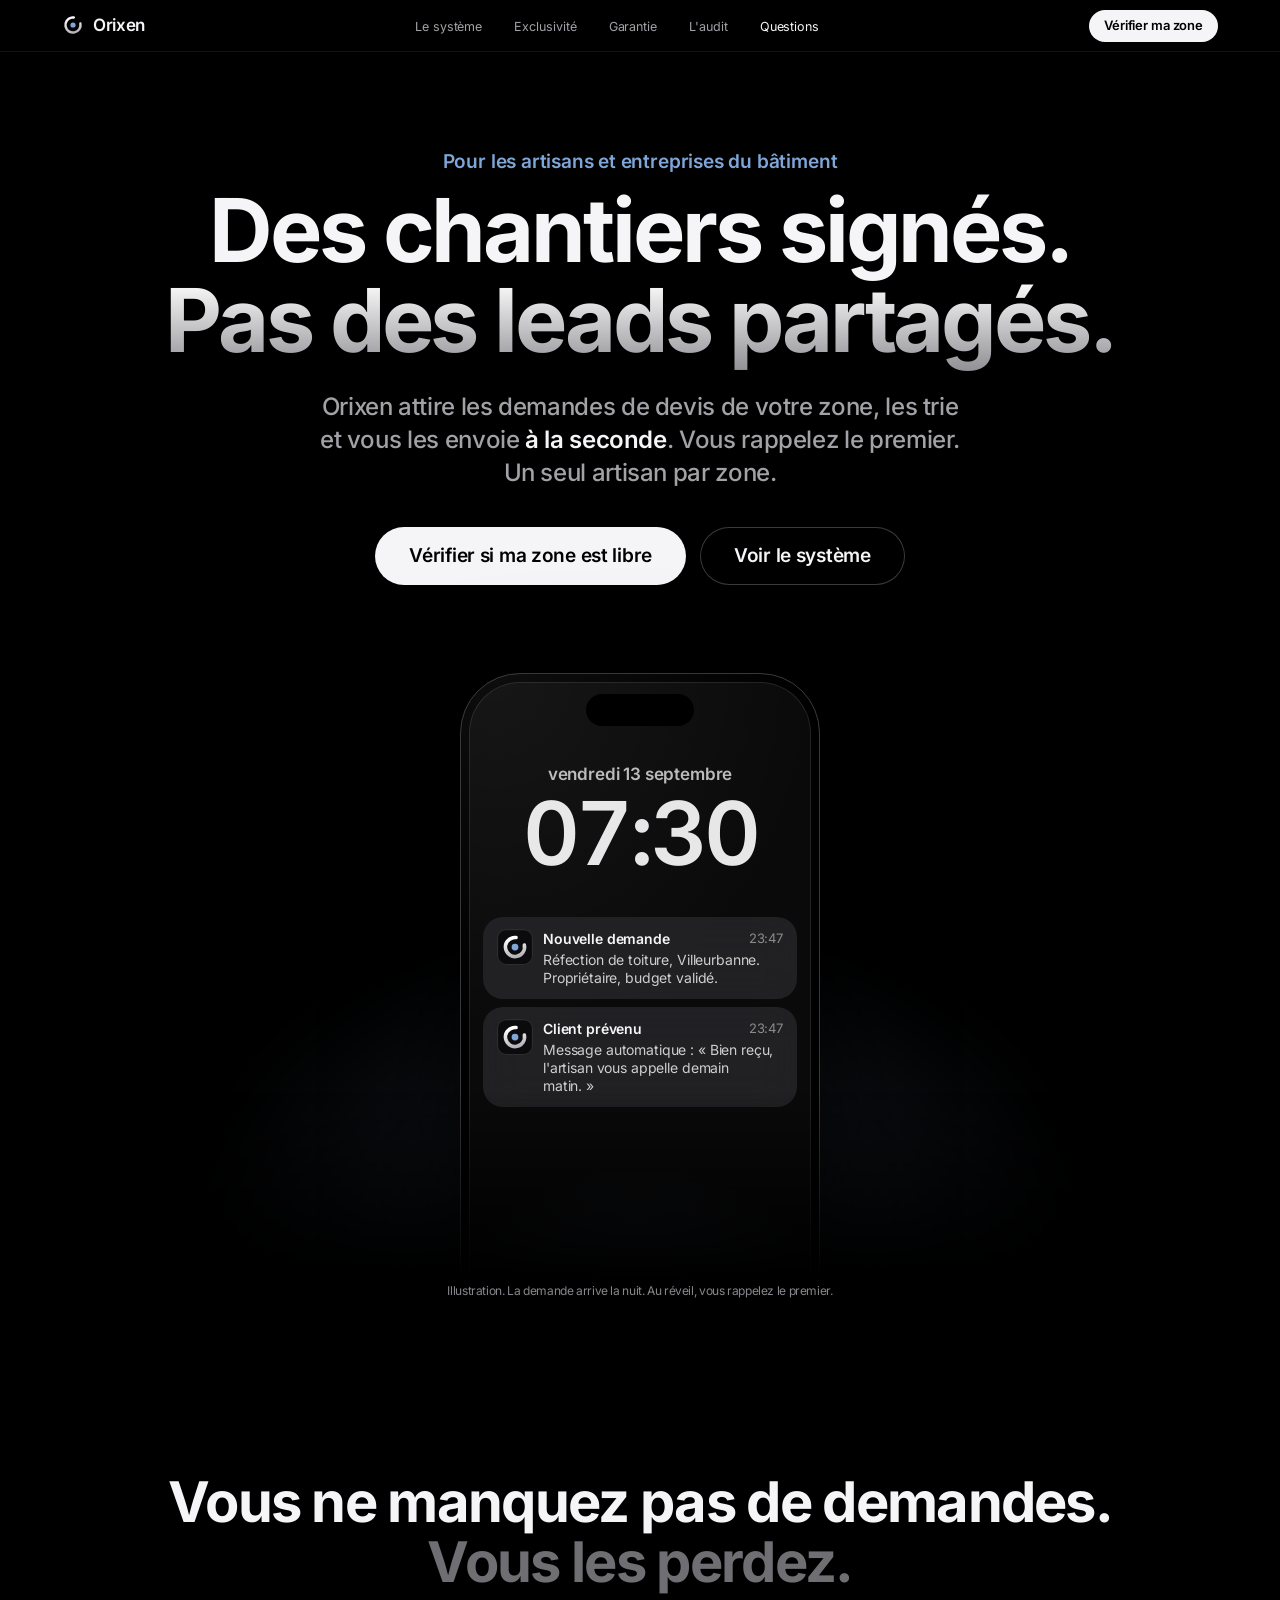
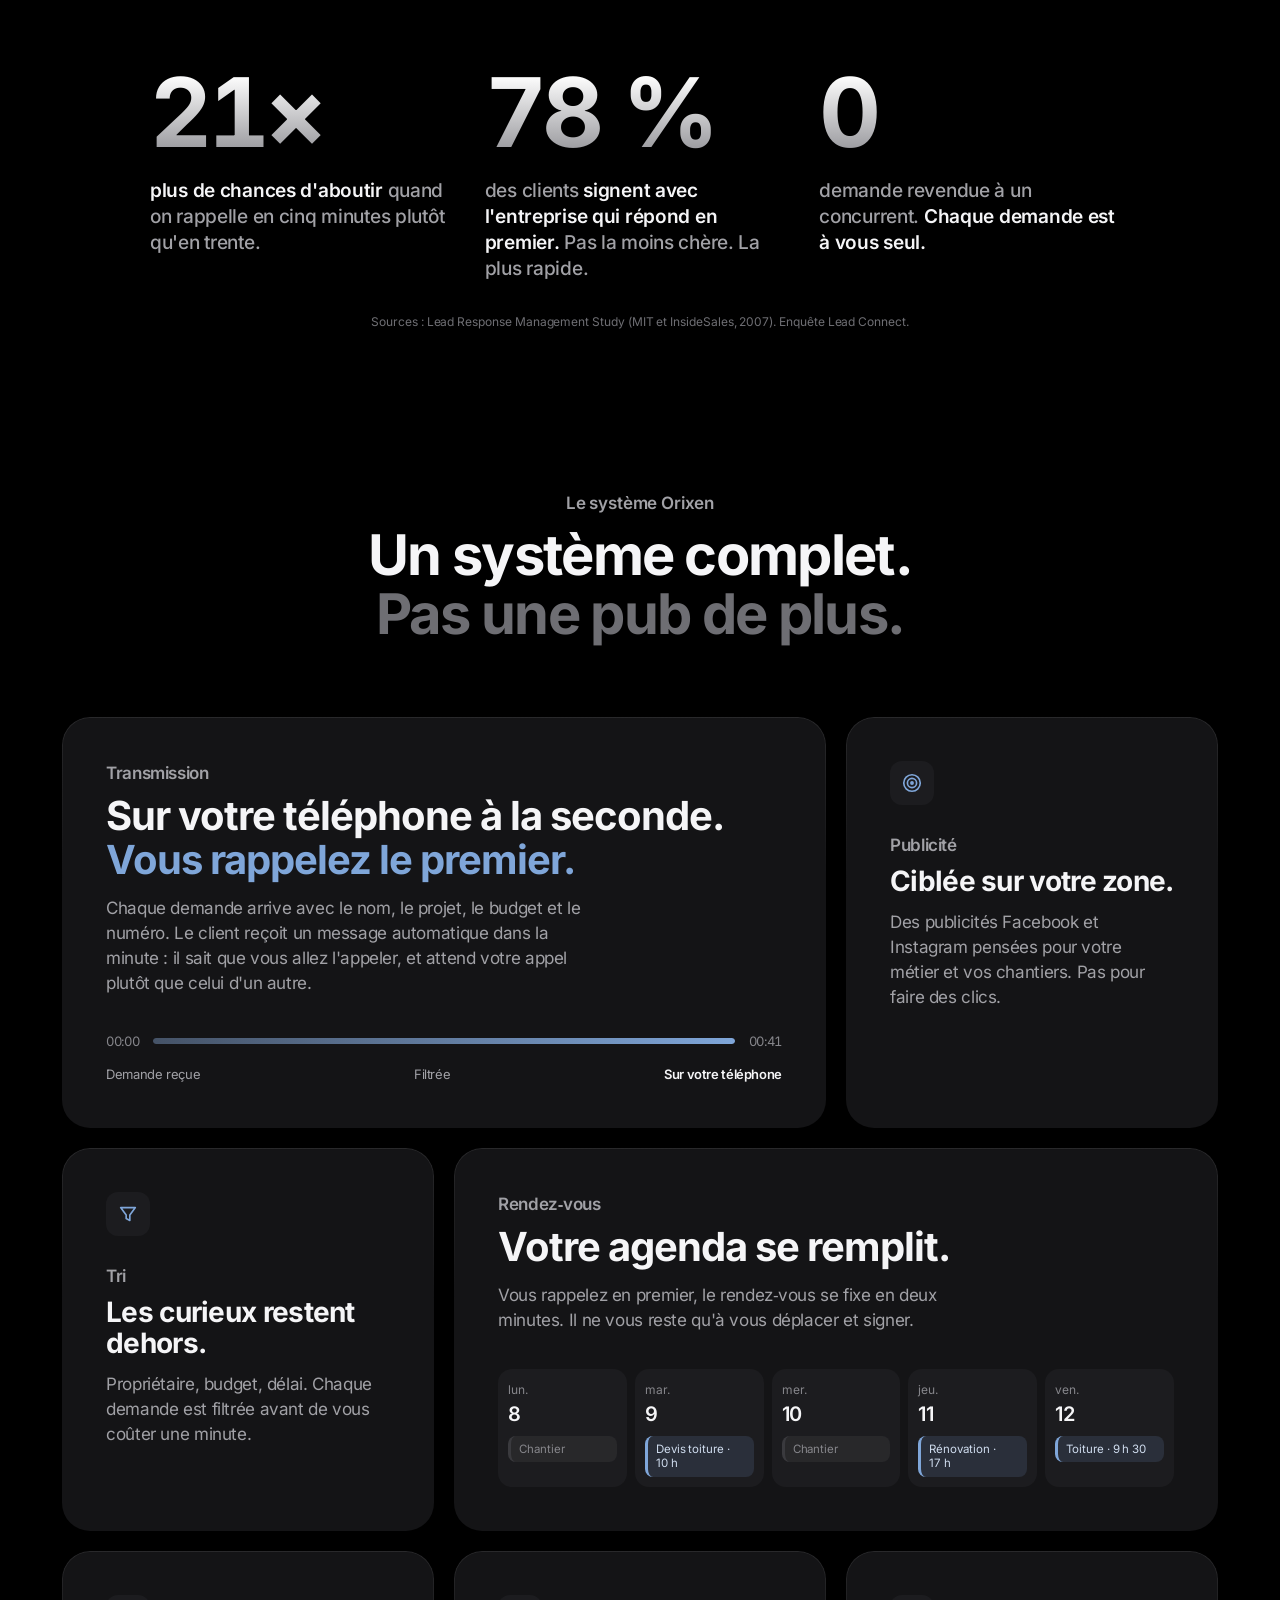
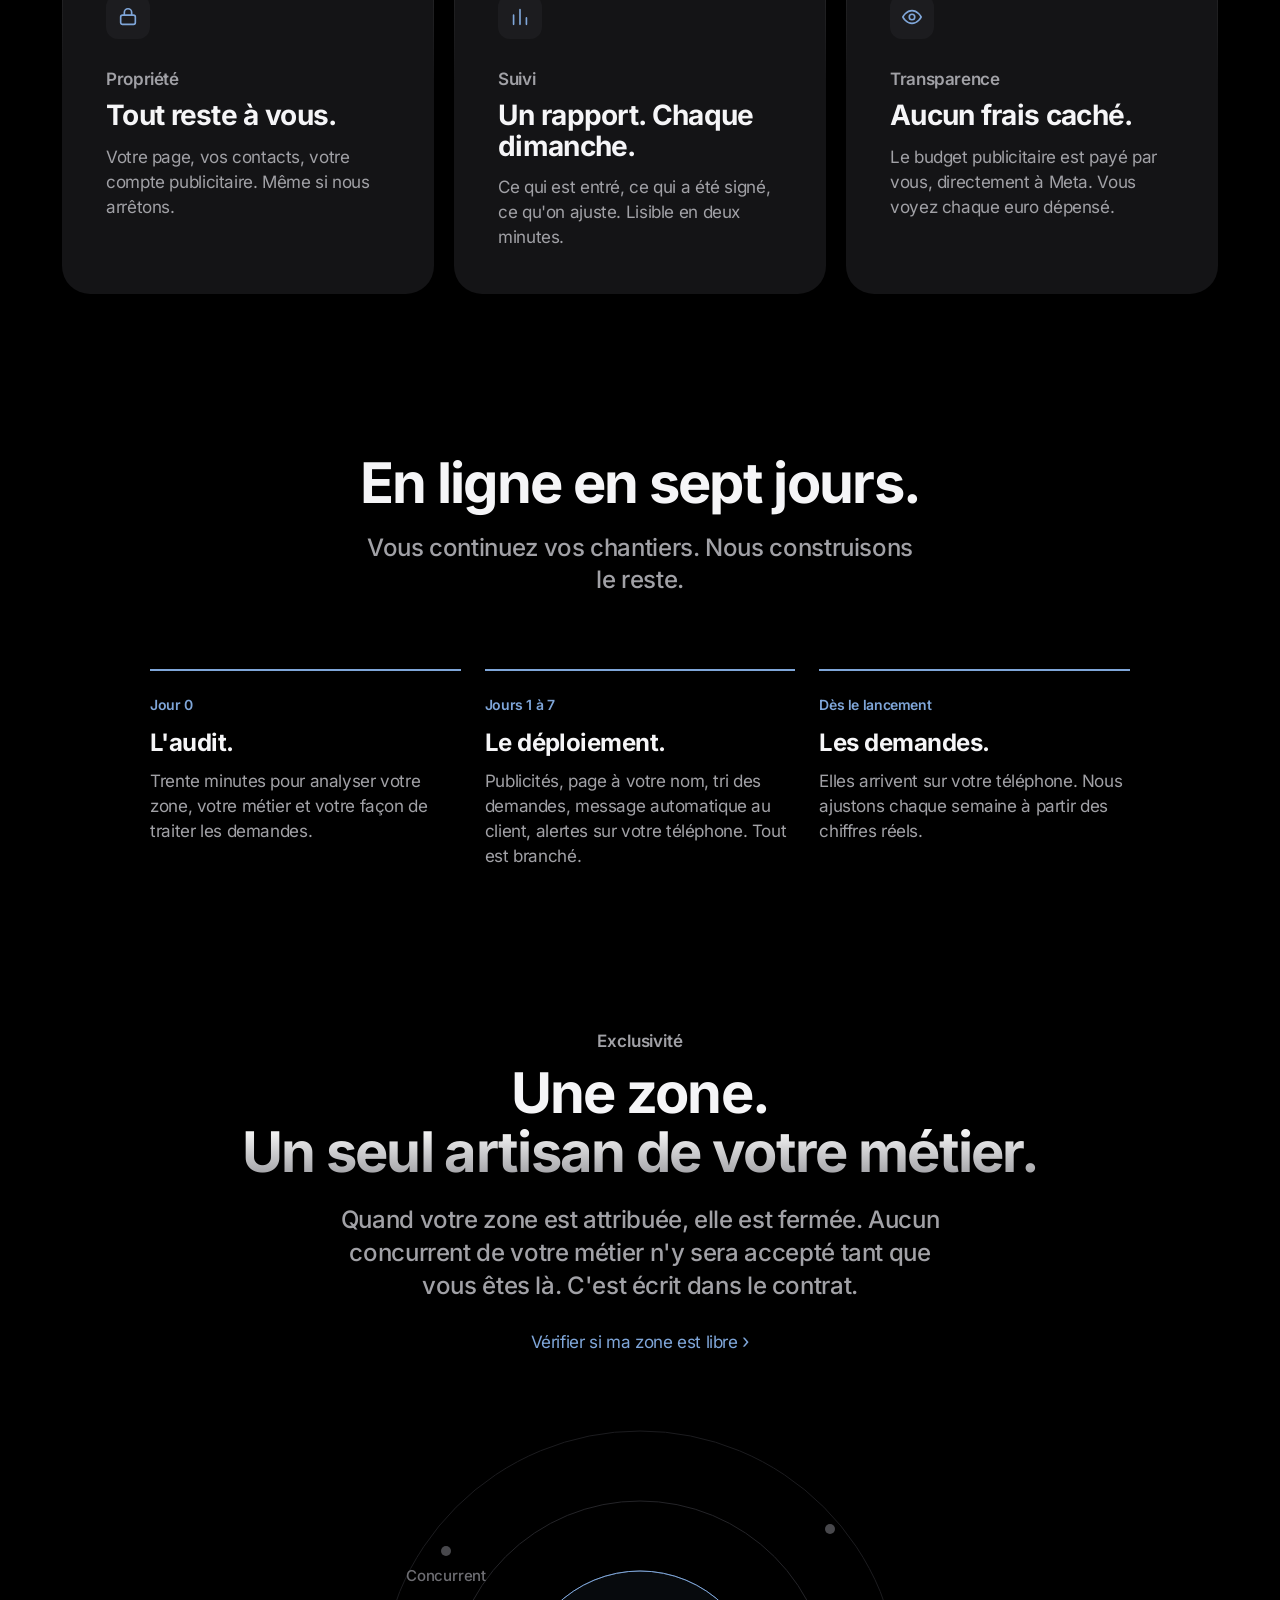
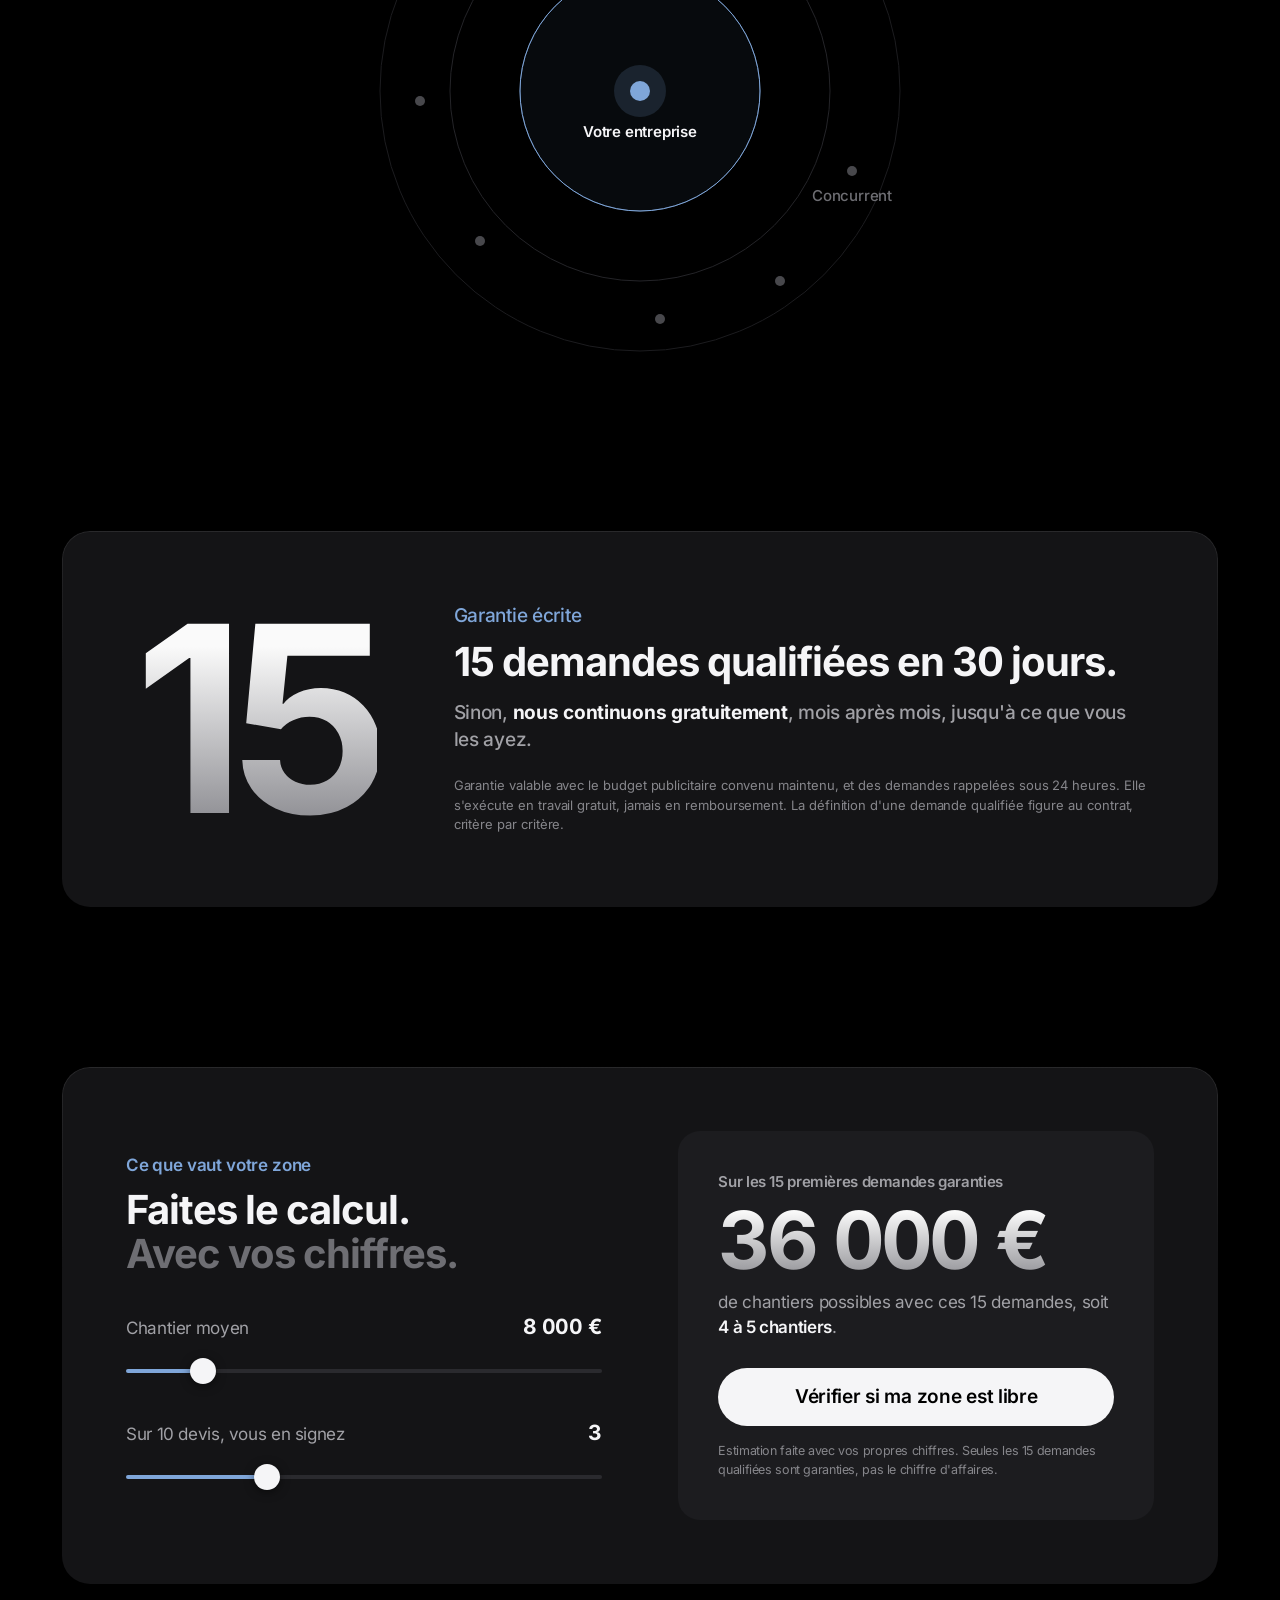
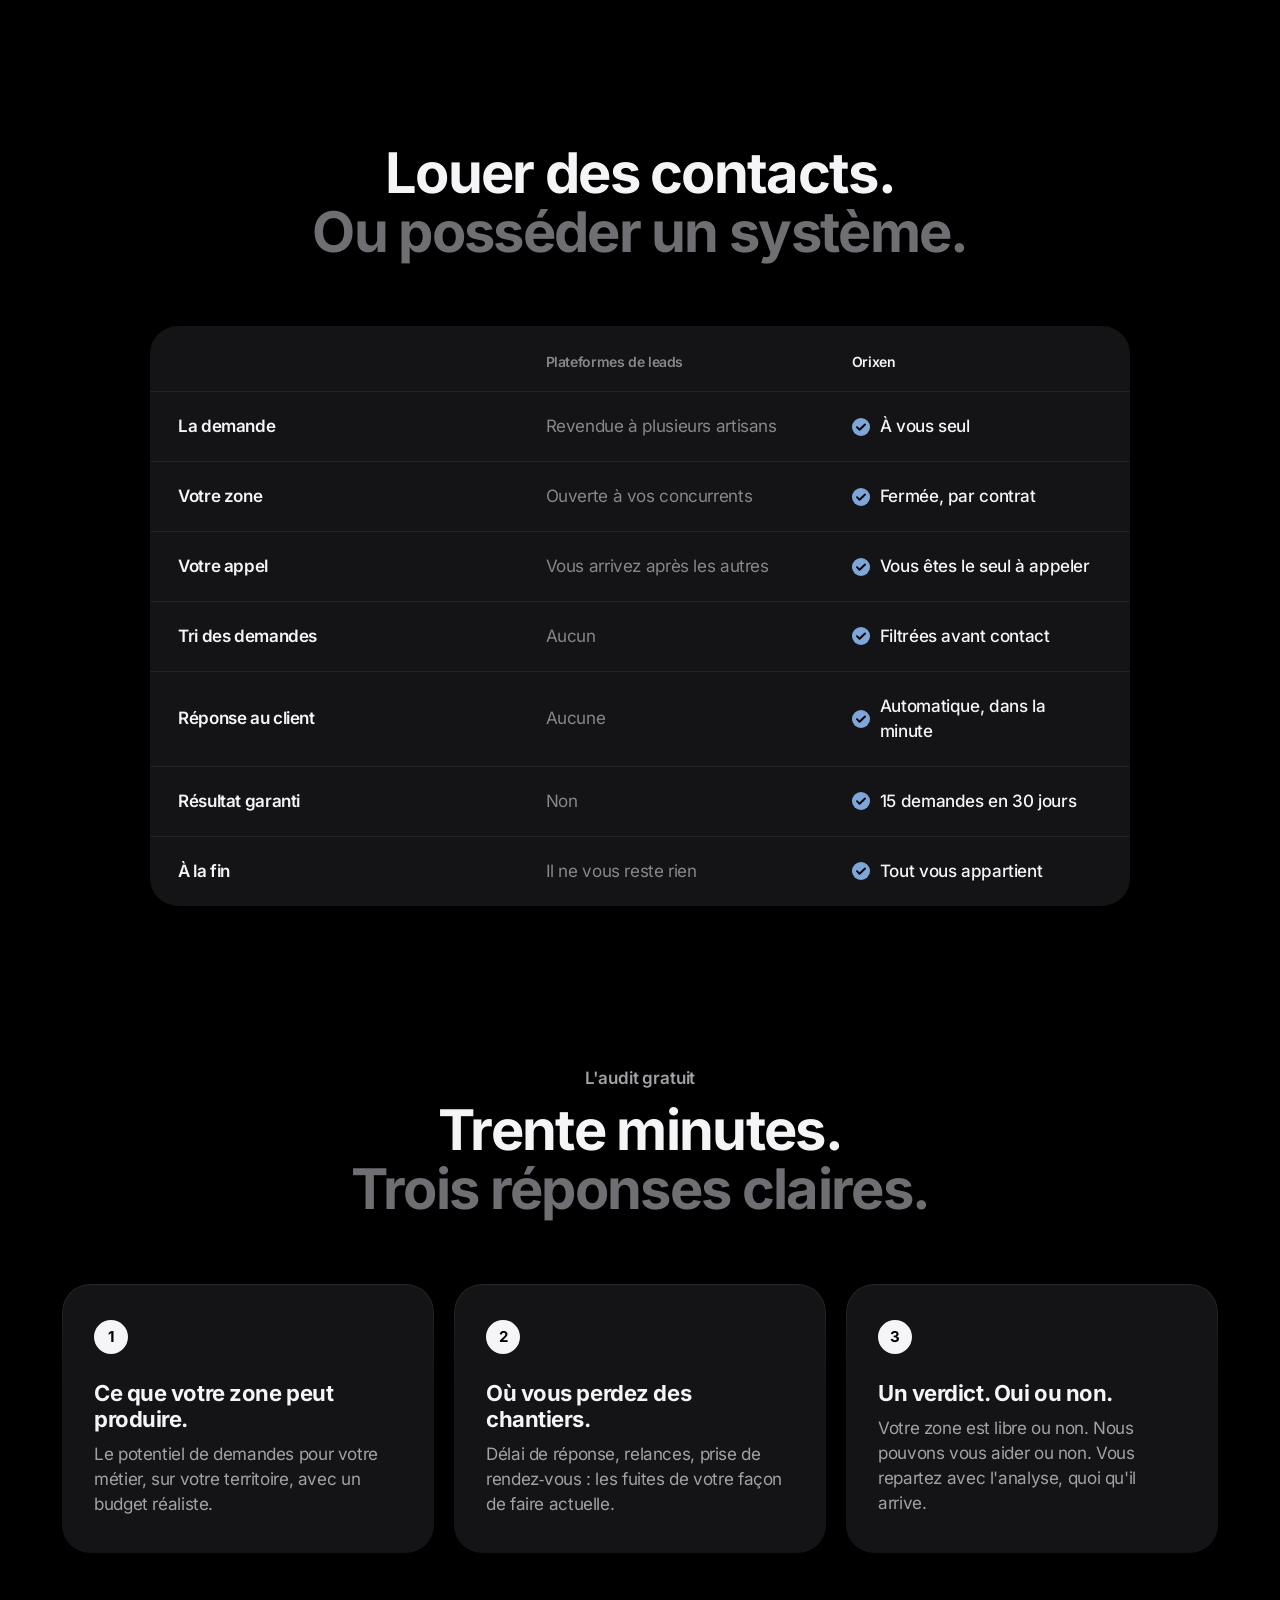
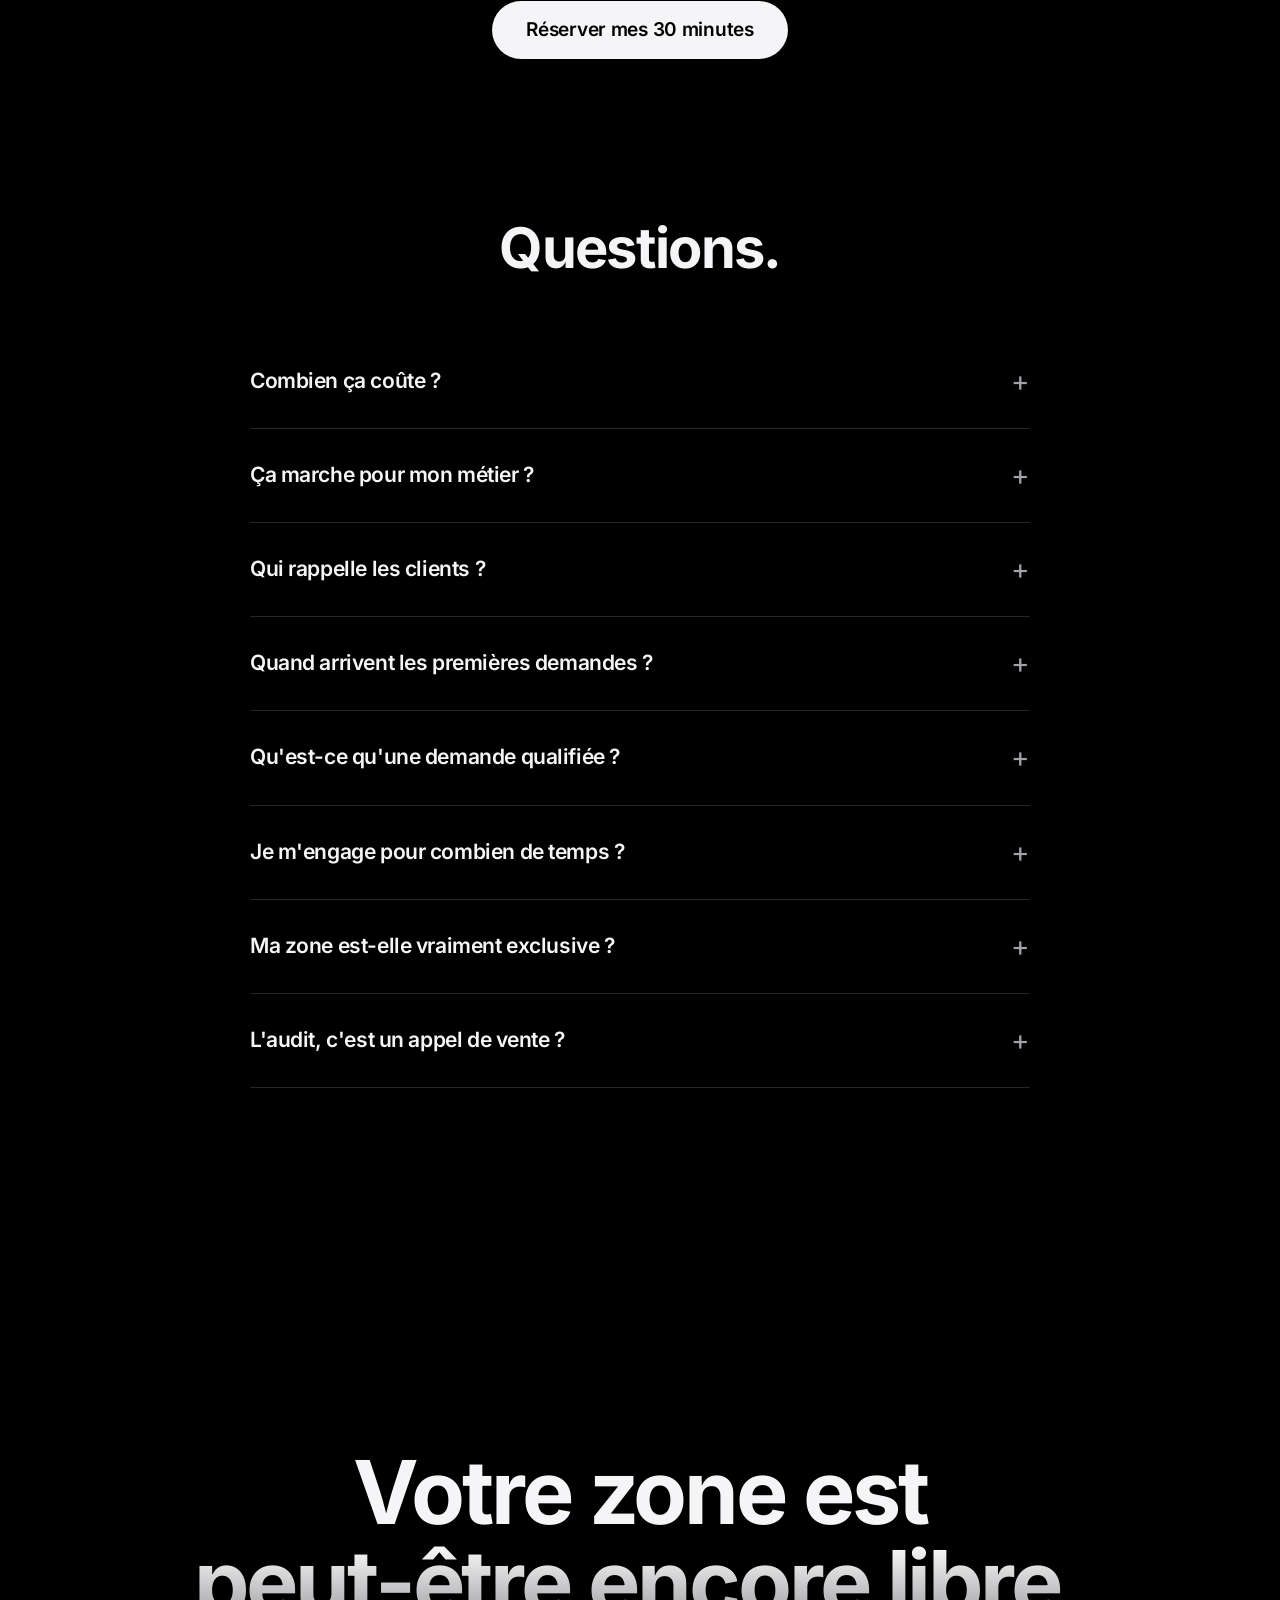
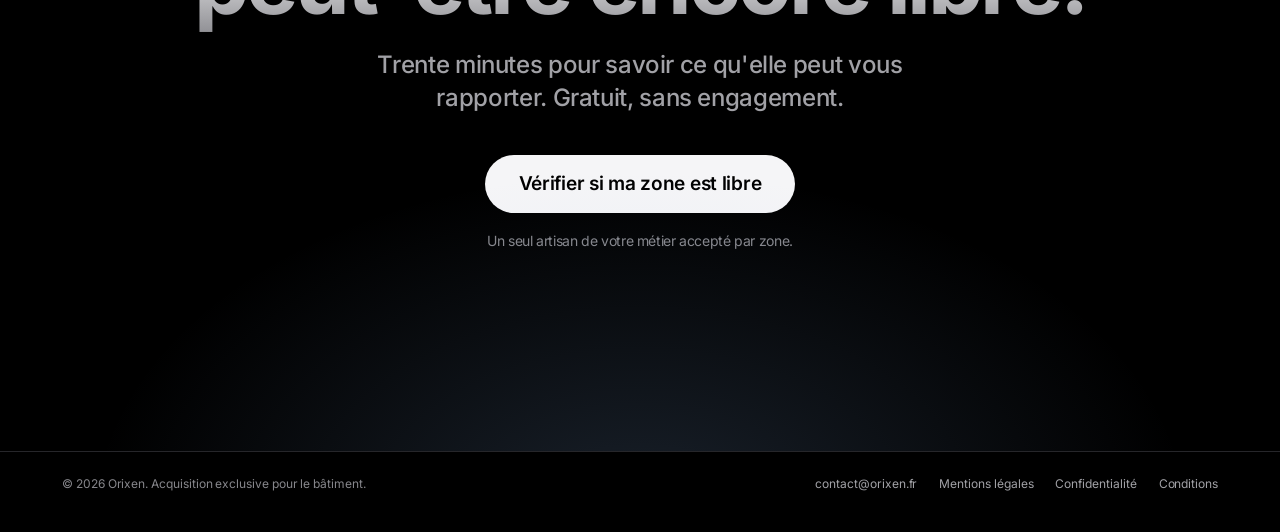
<file: index.html>
<!DOCTYPE html>
<html lang="fr">
<head>
<meta charset="UTF-8">
<meta name="viewport" content="width=device-width, initial-scale=1, viewport-fit=cover">
<title>Demandes de devis exclusives pour artisans du bâtiment | Orixen</title>
<meta name="description" content="Trouvez des chantiers sans leads partagés : Orixen attire les demandes de devis de votre zone, les trie et vous les envoie à la seconde. Un artisan par zone.">
<link rel="canonical" href="https://www.orixen.fr/">
<meta name="robots" content="index, follow, max-image-preview:large, max-snippet:-1">
<link rel="alternate" type="text/plain" href="/llms.txt" title="Orixen, résumé pour les assistants IA">
<meta name="theme-color" content="#000000">
<meta name="color-scheme" content="dark">
<meta name="format-detection" content="telephone=no">
<meta property="og:type" content="website">
<meta property="og:url" content="https://www.orixen.fr/">
<meta property="og:site_name" content="Orixen">
<meta property="og:locale" content="fr_FR">
<meta property="og:title" content="Orixen | Des chantiers signés, pas des leads partagés">
<meta property="og:description" content="Les demandes de votre zone, sur votre téléphone à la seconde. Vous rappelez le premier.">
<meta property="og:image" content="https://www.orixen.fr/og-image.png">
<meta property="og:image:width" content="1200">
<meta property="og:image:height" content="630">
<meta property="og:image:alt" content="Orixen. Des chantiers signés, pas des leads partagés.">
<meta name="twitter:card" content="summary_large_image">
<meta name="twitter:title" content="Orixen | Des chantiers signés, pas des leads partagés">
<meta name="twitter:description" content="Les demandes de votre zone, sur votre téléphone à la seconde. Vous rappelez le premier.">
<meta name="twitter:image" content="https://www.orixen.fr/og-image.png">
<link rel="icon" href="/favicon.ico?v=3" sizes="48x48">
<link rel="icon" href="/assets/logo.svg?v=3" type="image/svg+xml">
<link rel="apple-touch-icon" href="/assets/apple-touch-icon.png?v=3">
<link rel="manifest" href="/site.webmanifest">
<script>document.documentElement.className+=' js'</script>
<link rel="stylesheet" href="/assets/orixen.css">
<style>
/* ── Ouverture ── */
.hero{padding:96px 0 0;text-align:center;overflow:hidden}
.hero .eyebrow{color:var(--ice);font-size:19px}
.hero .lead{max-width:660px;margin:26px auto 0}
.hero-cta{display:flex;align-items:center;justify-content:center;gap:14px;flex-wrap:wrap;margin-top:38px}
.in-seq>*{opacity:0;animation:up 1.1s var(--ease) forwards}
.in-seq>*:nth-child(1){animation-delay:.05s}.in-seq>*:nth-child(2){animation-delay:.15s}.in-seq>*:nth-child(3){animation-delay:.3s}.in-seq>*:nth-child(4){animation-delay:.45s}.in-seq>*:nth-child(5){animation-delay:.55s}
@keyframes up{from{opacity:0;transform:translateY(24px)}to{opacity:1;transform:none}}

/* téléphone */
.stage{position:relative;margin-top:88px;height:640px;display:flex;justify-content:center}
.stage::before{content:'';position:absolute;left:50%;top:38%;width:900px;height:620px;transform:translateX(-50%);background:radial-gradient(closest-side,rgba(var(--ice-rgb),.2),transparent);filter:blur(24px);pointer-events:none}
.phone{position:relative;width:360px;height:720px;border-radius:60px;background:#0a0a0b;border:1px solid #38383c;box-shadow:inset 0 0 0 8px #000,inset 0 0 0 9px #222225,0 40px 120px rgba(0,0,0,.85);padding:26px 22px;overflow:hidden;opacity:0;animation:rise 1.4s var(--ease) .65s forwards}
@keyframes rise{from{opacity:0;transform:translateY(80px)}to{opacity:1;transform:none}}
.phone::before{content:'';position:absolute;top:20px;left:50%;width:108px;height:32px;transform:translateX(-50%);border-radius:20px;background:#000;z-index:2}
.phone::after{content:'';position:absolute;inset:0;background:radial-gradient(120% 70% at 50% 112%,rgba(var(--ice-rgb),.3),transparent 62%),radial-gradient(90% 50% at 10% 0%,rgba(255,255,255,.05),transparent);pointer-events:none}
.lock{position:relative;z-index:1;text-align:center;margin-top:62px}
.lock-date{font-size:17px;font-weight:600;color:rgba(245,245,247,.75);letter-spacing:-.01em}
.lock-time{font-size:88px;font-weight:600;line-height:1;letter-spacing:-.04em;margin-top:2px;color:rgba(245,245,247,.94);font-variant-numeric:tabular-nums}
.notifs{position:relative;z-index:1;margin-top:40px;display:flex;flex-direction:column;gap:8px}
.notif{display:flex;gap:10px;text-align:left;padding:12px 14px;border-radius:20px;background:rgba(44,44,48,.7);backdrop-filter:blur(20px);-webkit-backdrop-filter:blur(20px);opacity:0;transform:translateY(-14px) scale(.96);transition:opacity .6s var(--ease),transform .6s var(--ease)}
.notif.on,html:not(.js) .notif{opacity:1;transform:none}
.notif img{width:36px;height:36px;flex:none;border-radius:9px}
.notif-b{flex:1;min-width:0}
.notif-h{display:flex;justify-content:space-between;gap:8px;font-size:14px;font-weight:600;letter-spacing:-.01em}
.notif-h span{font-weight:400;color:rgba(245,245,247,.5);font-size:13px;white-space:nowrap}
.notif p{font-size:14px;line-height:1.3;color:rgba(245,245,247,.82);letter-spacing:-.01em;margin-top:1px}
.stage-cap{position:absolute;bottom:14px;left:0;right:0;text-align:center;font-size:12px;color:var(--text-3);z-index:2}
.stage-fade{position:absolute;left:0;right:0;bottom:0;height:220px;background:linear-gradient(transparent,#000 85%);z-index:1;pointer-events:none}

/* ── Problème ── */
.stats{display:grid;grid-template-columns:repeat(3,1fr);gap:24px;margin-top:72px}
.stat .n{font-size:clamp(64px,8vw,96px);font-weight:700;line-height:1;letter-spacing:-.045em;margin-bottom:18px;font-variant-numeric:tabular-nums}
.stat p{font-size:19px;line-height:1.36;color:var(--text-2);font-weight:500;letter-spacing:-.015em}
.stat p b{color:var(--text);font-weight:600}
.src{margin-top:32px;font-size:12px;color:#6e6e73;letter-spacing:-.005em;text-align:center}

/* ── Système ── */
.bento{display:grid;grid-template-columns:repeat(3,1fr);gap:20px;margin-top:72px}
.span2{grid-column:span 2}
.minis{display:contents}
.bento .tile{order:var(--o)}
.bento .tile{min-height:340px;display:flex;flex-direction:column}
.bento .k{font-size:17px;font-weight:600;color:var(--text-2);margin-bottom:8px}
.bento .h3{margin-bottom:14px}
.bento .tile:not(.span2) .h3{font-size:28px}
.bento p{color:var(--text-2);font-size:17px;line-height:1.47;max-width:28em}
.bento .vis{margin-top:auto;padding-top:36px}
.timer{display:flex;align-items:center;gap:14px;font-size:13px;color:var(--text-3);font-variant-numeric:tabular-nums}
.timer .bar{flex:1;height:6px;border-radius:6px;background:#26262a;overflow:hidden}
.timer .bar i{display:block;height:100%;width:0;border-radius:6px;background:linear-gradient(90deg,rgba(var(--ice-rgb),.35),var(--ice));transition:width 2.6s var(--ease) .3s}
.in .timer .bar i{width:100%}
.timer-pts{display:flex;justify-content:space-between;margin-top:14px;font-size:13px;color:var(--text-2)}
.timer-pts b{color:var(--text);font-weight:600}
.week{display:grid;grid-template-columns:repeat(5,1fr);gap:8px}
.day{background:var(--tile-2);border-radius:14px;padding:12px 10px 10px;min-height:118px;display:flex;flex-direction:column;gap:6px}
.day small{font-size:12px;color:var(--text-3);letter-spacing:0}
.day small b{display:block;font-size:20px;color:var(--text);font-weight:600;letter-spacing:-.02em;margin-top:2px}
.ev{border-radius:8px;padding:6px 8px;font-size:11.5px;line-height:1.25;letter-spacing:-.005em;background:rgba(var(--ice-rgb),.14);color:#cfdcee;border-left:3px solid var(--ice)}
.ev.g{background:rgba(255,255,255,.05);color:var(--text-3);border-color:#3a3a3e}
.ico{width:44px;height:44px;border-radius:12px;background:var(--tile-2);display:flex;align-items:center;justify-content:center;margin-bottom:28px;color:var(--ice)}
.ico svg{width:22px;height:22px}

/* ── Déploiement ── */
.steps{display:grid;grid-template-columns:repeat(3,1fr);gap:24px;margin-top:72px}
.step{border-top:2px solid #26262a;padding-top:24px;position:relative}
.step::before{content:'';position:absolute;top:-2px;left:0;height:2px;width:0;background:var(--ice);transition:width 1.2s var(--ease)}
.step.in::before{width:100%}
.step:nth-child(2)::before{transition-delay:.4s}.step:nth-child(3)::before{transition-delay:.8s}
.step .when{font-size:14px;font-weight:600;color:var(--ice);margin-bottom:10px}
.step h3{font-size:24px;font-weight:700;letter-spacing:-.022em;margin-bottom:8px}
.step p{color:var(--text-2)}

/* ── Zone ── */
.zone{position:relative;width:min(560px,100%);aspect-ratio:1;margin:56px auto 0}
.zone svg{width:100%;height:100%}
.ring{transform-origin:280px 280px;animation:ping 3.4s var(--ease) infinite}
@keyframes ping{from{opacity:.8;transform:scale(.2)}to{opacity:0;transform:scale(1.25)}}

/* ── Garantie ── */
.guar{display:grid;grid-template-columns:auto 1fr;gap:clamp(32px,6vw,80px);align-items:center;padding:clamp(40px,6vw,72px)}
.guar .big{font-size:clamp(140px,22vw,260px);font-weight:700;line-height:.8;letter-spacing:-.06em}
.guar .eyebrow{color:var(--ice)}
.guar .h3{margin-bottom:16px}
.guar p{color:var(--text-2);font-size:19px;line-height:1.42;font-weight:500;letter-spacing:-.015em}
.guar p b{color:var(--text)}
.guar small{display:block;margin-top:22px;font-size:13px;line-height:1.5;color:var(--text-3);letter-spacing:-.005em}

/* ── Calcul ── */
.calc{display:grid;grid-template-columns:1fr 1fr;gap:clamp(32px,6vw,80px);align-items:center;padding:clamp(40px,6vw,64px)}
.calc .h3{margin-bottom:36px}
.field{display:block;margin-top:26px}
.field-h{display:flex;justify-content:space-between;align-items:baseline;gap:16px;font-size:17px;color:var(--text-2);margin-bottom:14px}
.field-h output{font-size:21px;font-weight:700;color:var(--text);letter-spacing:-.02em;font-variant-numeric:tabular-nums;white-space:nowrap}
.field input{-webkit-appearance:none;appearance:none;width:100%;height:28px;background:transparent;cursor:pointer;--p:15%}
.field input::-webkit-slider-runnable-track{height:4px;border-radius:4px;background:linear-gradient(90deg,var(--ice) var(--p),#2a2a2e var(--p))}
.field input::-moz-range-track{height:4px;border-radius:4px;background:linear-gradient(90deg,var(--ice) var(--p),#2a2a2e var(--p))}
.field input::-webkit-slider-thumb{-webkit-appearance:none;width:26px;height:26px;margin-top:-11px;border-radius:50%;background:var(--text);box-shadow:0 2px 10px rgba(0,0,0,.5);transition:transform .2s var(--ease)}
.field input::-moz-range-thumb{width:26px;height:26px;border:0;border-radius:50%;background:var(--text)}
.field input:active::-webkit-slider-thumb{transform:scale(1.12)}
.calc-out{background:var(--tile-2);border-radius:22px;padding:clamp(28px,4vw,40px)}
.calc-k{font-size:15px;font-weight:600;color:var(--text-2)}
.calc-n{font-size:clamp(52px,6.4vw,80px);font-weight:700;line-height:1.02;letter-spacing:-.045em;margin:6px 0 10px;font-variant-numeric:tabular-nums}
.calc-s{font-size:17px;color:var(--text-2);margin-bottom:28px}
.calc-s b{color:var(--text);font-weight:600}
.calc-out .btn{width:100%}
.calc-out small{display:block;margin-top:16px;font-size:12.5px;line-height:1.5;color:var(--text-3)}

/* ── Comparatif ── */
.cmp{margin-top:64px;border-radius:28px;background:var(--tile);padding:0}
.row{display:grid;grid-template-columns:1.2fr 1fr 1fr;align-items:center}
.row+.row{border-top:1px solid #222225}
.row>div{padding:22px 28px;font-size:17px}
.row .l{font-weight:600}
.row .t{color:var(--text-3)}
.row .u{color:var(--text);font-weight:500;display:flex;align-items:center;gap:10px}
.row .u::before{content:'';flex:none;width:18px;height:18px;border-radius:50%;background:var(--ice) url("data:image/svg+xml,%3Csvg xmlns='http://www.w3.org/2000/svg' viewBox='0 0 18 18'%3E%3Cpath d='M5 9.2l2.6 2.6L13 6.5' fill='none' stroke='black' stroke-width='1.9' stroke-linecap='round' stroke-linejoin='round'/%3E%3C/svg%3E") center/18px}
.row.head>div{padding-top:26px;padding-bottom:18px;font-size:14px;font-weight:600;color:var(--text-3)}
.row.head .u{color:var(--text)}
.row.head .u::before{display:none}

/* ── L'audit ── */
.audit{display:grid;grid-template-columns:repeat(3,1fr);gap:20px;margin-top:64px}
.audit .tile{padding:36px 32px}
.audit .num{width:34px;height:34px;border-radius:50%;display:flex;align-items:center;justify-content:center;font-size:15px;font-weight:700;color:#000;background:var(--text);margin-bottom:26px}
.audit h3{font-size:22px;font-weight:700;letter-spacing:-.02em;line-height:1.2;margin-bottom:10px}
.audit p{color:var(--text-2)}
.audit-cta{margin-top:48px;text-align:center}

/* ── Questions ── */
.faq{max-width:780px;margin:56px auto 0}
.faq details{border-bottom:1px solid var(--line)}
.faq summary{list-style:none;cursor:pointer;display:flex;justify-content:space-between;align-items:center;gap:20px;padding:26px 0;font-size:21px;font-weight:600;letter-spacing:-.02em;transition:color .2s}
.faq summary:hover{color:#fff}
.faq summary::-webkit-details-marker{display:none}
.faq summary::after{content:'+';flex:none;font-size:28px;font-weight:300;color:var(--text-2);transition:transform .3s var(--ease)}
.faq details[open] summary::after{transform:rotate(45deg)}
.faq .a{padding:0 48px 28px 0;color:var(--text-2);font-size:17px;line-height:1.56}

/* ── Final ── */
.final{padding:clamp(120px,16vw,200px) 0;text-align:center;position:relative;overflow:hidden}
.final::before{content:'';position:absolute;left:50%;bottom:-420px;width:1100px;height:700px;transform:translateX(-50%);background:radial-gradient(closest-side,rgba(var(--ice-rgb),.2),transparent);pointer-events:none}
.final .lead{max-width:560px;margin:22px auto 40px}
.final .note{margin-top:18px;font-size:14px;color:var(--text-3)}

/* ── Bouton fixe mobile ── */
.m-cta{position:fixed;left:0;right:0;bottom:0;z-index:90;padding:10px 16px calc(10px + env(safe-area-inset-bottom));background:rgba(0,0,0,.72);backdrop-filter:saturate(180%) blur(20px);-webkit-backdrop-filter:saturate(180%) blur(20px);border-top:1px solid rgba(255,255,255,.07);transform:translateY(110%);transition:transform .45s var(--ease);display:none}
.m-cta.show{transform:none}
.m-cta .btn{width:100%}

@media(max-width:900px){
  .bento{grid-template-columns:1fr 1fr}
  .bento .span2{grid-column:span 2}
  .audit{grid-template-columns:1fr}
}
@media(max-width:734px){
  /* rythme : marges plus serrées, titres alignés à gauche, lecture plus rapide */
  .sec{padding:84px 0}
  .wrap{padding:0 24px}
  .h1{font-size:44px;line-height:1.04;letter-spacing:-.038em}
  .h2{font-size:34px;line-height:1.08}
  .h1,.h2,.h3{text-wrap:balance}
  .lead{font-size:18px;line-height:1.45}
  .eyebrow{font-size:15px;margin-bottom:8px}
  .center{text-align:left}
  .center .lead{margin-left:0!important;margin-right:0!important}

  /* ouverture */
  .hero{padding-top:44px;text-align:left}
  .hero .eyebrow{font-size:15px}
  .hero .lead{margin:20px 0 0;max-width:none}
  .hero-cta{flex-direction:column;align-items:stretch;gap:20px;margin-top:32px}
  .hero-cta .btn{width:100%}
  .hero-cta .btn-ghost{min-height:0;padding:0;background:none;box-shadow:none;color:var(--ice);font-size:17px;font-weight:500}
  .hero-cta .btn-ghost::after{content:'›';margin-left:2px;font-size:1.15em;line-height:1}
  .stage{height:480px;margin-top:36px}
  .stage::before{width:600px;height:480px}
  .phone{scale:.84;transform-origin:top center}
  .stage-fade{height:150px}
  .stage-cap{bottom:6px;padding:0 24px}

  /* constat : chiffre à gauche, phrase à droite */
  .stats{grid-template-columns:1fr;gap:0;margin-top:36px;border-top:1px solid var(--line)}
  .stat{display:grid;grid-template-columns:100px 1fr;gap:16px;align-items:center;padding:22px 0;border-bottom:1px solid var(--line)}
  .stat .n{font-size:46px;margin:0}
  .stat p{font-size:16px;line-height:1.4}
  .src{text-align:left;margin-top:16px}

  /* système : deux grandes tuiles, puis une rangée à faire glisser */
  .bento{grid-template-columns:1fr;gap:12px;margin-top:36px}
  .bento .span2{grid-column:auto}
  .bento .tile{min-height:0;order:0}
  .minis{order:1}
  .bento::after{order:2}
  .tile{border-radius:24px;padding:28px 24px}
  .bento .h3{font-size:28px}
  .bento .vis{padding-top:28px}
  .week{grid-template-columns:repeat(3,1fr)}
  .day:nth-child(1),.day:nth-child(3){display:none}
  .ev{font-size:12.5px}
  .minis{display:flex;gap:12px;overflow-x:auto;scroll-snap-type:x mandatory;margin:0 -24px;padding:0 24px 2px;scroll-padding:0 24px;scrollbar-width:none;overscroll-behavior-x:contain;-webkit-overflow-scrolling:touch}
  .minis::-webkit-scrollbar{display:none}
  .minis .tile{flex:0 0 80%;scroll-snap-align:start}
  .js .minis .rv{opacity:1;transform:none}
  .minis .ico{margin-bottom:22px}
  .bento .minis .h3{font-size:24px}
  .bento::after{content:'Faites glisser pour la suite ›';font-size:13px;color:var(--text-3);letter-spacing:-.005em;padding-top:2px}

  /* déploiement */
  .steps{grid-template-columns:1fr;gap:28px;margin-top:36px}
  .step{padding-top:18px}
  .step h3{font-size:21px}

  /* exclusivité */
  .zone{margin-top:24px}

  /* garantie */
  .guar{grid-template-columns:1fr;gap:4px;padding:32px 24px}
  .guar .big{font-size:112px}
  .guar .h3{font-size:28px}
  .guar p{font-size:17px}

  /* calcul */
  .calc{grid-template-columns:1fr;gap:28px;padding:28px 20px 20px}
  .calc .h3{font-size:28px;margin-bottom:8px}
  .calc-out{padding:24px 20px}
  .calc-n{font-size:52px}
  .calc-out .btn{font-size:17px;padding:0 16px}
  .field input{height:44px}

  /* comparatif : deux colonnes lisibles d'un coup d'œil */
  .cmp{margin-top:36px;border-radius:24px}
  .row{grid-template-columns:1fr 1fr}
  .row>div{padding:0 20px 18px;font-size:15px;line-height:1.35}
  .row .l{grid-column:1/-1;padding:18px 20px 8px;font-size:13px;color:var(--text-3)}
  .row.head>div:first-child{display:none}
  .row.head>div{padding:18px 20px 16px;font-size:13px}
  .row .t,.row .u{display:flex;align-items:flex-start;gap:8px}
  .row .t::before{content:'';flex:none;width:16px;height:16px;margin-top:1px;border-radius:50%;background:#2a2a2e url("data:image/svg+xml,%3Csvg xmlns='http://www.w3.org/2000/svg' viewBox='0 0 16 16'%3E%3Cpath d='M5.5 5.5l5 5M10.5 5.5l-5 5' stroke='%238e8e93' stroke-width='1.6' stroke-linecap='round'/%3E%3C/svg%3E") center/16px}
  .row .u::before{width:16px;height:16px;margin-top:1px;background-size:16px}
  .row.head .t::before{display:none}

  /* audit : liste compacte */
  .audit{gap:12px;margin-top:36px}
  .audit .tile{display:grid;grid-template-columns:34px 1fr;gap:0 16px;padding:22px 20px}
  .audit .num{margin:0;grid-row:span 2}
  .audit h3{font-size:19px;margin-bottom:6px}
  .audit p{font-size:15.5px}
  .audit-cta{display:none}

  /* questions */
  .faq{margin-top:28px}
  .faq summary{font-size:17px;padding:20px 0}
  .faq .a{padding:0 0 22px;font-size:16px}

  /* final */
  .final{padding:96px 0 104px;text-align:left}
  .final .h1{font-size:40px}
  .final .lead{margin:18px 0 32px}
  .final .btn{width:100%}
  .final .note{text-align:center}

  /* un seul bouton visible à la fois */
  .m-cta{display:block}
  .nav .btn{transition:opacity .3s var(--ease)}
  body.cta-on .nav .btn{opacity:0;pointer-events:none}
  .foot{padding-bottom:110px}
  .foot .wrap{flex-direction:column;align-items:flex-start;gap:14px}
}
@media(max-width:380px){.h1{font-size:40px}.phone{scale:.78}.stage{height:450px}.lock-time{font-size:78px}}
</style>
<script type="application/ld+json">
{"@context":"https://schema.org","@graph":[
{"@type":"Organization","@id":"https://www.orixen.fr/#organisation","name":"Orixen","url":"https://www.orixen.fr/","email":"contact@orixen.fr","logo":{"@type":"ImageObject","url":"https://www.orixen.fr/assets/icon-512.png","width":512,"height":512},"image":"https://www.orixen.fr/og-image.png","slogan":"Des chantiers signés, pas des leads partagés.","description":"Orixen est une agence française d'acquisition de chantiers pour les artisans et entreprises du bâtiment. Elle attire les demandes de devis d'une zone grâce aux publicités Facebook et Instagram, les trie, prévient le client et les transmet à l'artisan en temps réel. Un seul artisan par métier et par zone.","founder":{"@type":"Person","name":"Marcus Verhaar"},"areaServed":{"@type":"Country","name":"France"},"knowsLanguage":"fr","knowsAbout":["génération de demandes de devis","acquisition de clients pour artisans","publicité Facebook et Instagram pour le bâtiment","leads exclusifs","rénovation","couverture","menuiserie","isolation","façade","maçonnerie"],"contactPoint":{"@type":"ContactPoint","contactType":"customer service","email":"contact@orixen.fr","availableLanguage":"French","areaServed":"FR"}},
{"@type":"WebSite","@id":"https://www.orixen.fr/#site","url":"https://www.orixen.fr/","name":"Orixen","inLanguage":"fr-FR","publisher":{"@id":"https://www.orixen.fr/#organisation"}},
{"@type":"Service","@id":"https://www.orixen.fr/#service","name":"Demandes de devis exclusives pour artisans du bâtiment","serviceType":"Génération de demandes de devis pour le bâtiment","provider":{"@id":"https://www.orixen.fr/#organisation"},"areaServed":{"@type":"Country","name":"France"},"audience":{"@type":"BusinessAudience","audienceType":"Artisans et entreprises du bâtiment"},"description":"Publicités Facebook et Instagram ciblées sur la zone de l'artisan, tri des demandes (propriétaire, budget, délai), message automatique au client dans la minute et transmission sur le téléphone de l'artisan à la seconde. Zone exclusive par contrat. 15 demandes qualifiées garanties en 30 jours, sinon le travail continue gratuitement."},
{"@type":"WebPage","@id":"https://www.orixen.fr/#page","url":"https://www.orixen.fr/","name":"Demandes de devis exclusives pour artisans du bâtiment | Orixen","inLanguage":"fr-FR","isPartOf":{"@id":"https://www.orixen.fr/#site"},"about":{"@id":"https://www.orixen.fr/#service"},"primaryImageOfPage":"https://www.orixen.fr/og-image.png"},
{"@type":"FAQPage","@id":"https://www.orixen.fr/#faq","inLanguage":"fr-FR","mainEntity":[
{"@type":"Question","name":"Combien ça coûte ?","acceptedAnswer":{"@type":"Answer","text":"Un forfait mensuel fixe, annoncé pendant l'audit. Aucun frais de dossier, aucun coût caché. Le budget publicitaire, à partir de 1 000 € par mois, est réglé par vous directement à Meta. Il reste le vôtre."}},
{"@type":"Question","name":"Ça marche pour mon métier ?","acceptedAnswer":{"@type":"Answer","text":"Si vous êtes une entreprise du bâtiment qui travaille localement, oui : couverture, rénovation, menuiserie, isolation, façade, maçonnerie. En cas de doute, l'audit tranche en trente minutes."}},
{"@type":"Question","name":"Qui rappelle les clients ?","acceptedAnswer":{"@type":"Answer","text":"Vous. C'est votre voix et votre savoir-faire qui signent le chantier. Nous faisons tout le reste : nous trouvons la demande, la trions, prévenons le client et vous l'envoyons à la seconde. Vous n'avez plus qu'à décrocher avant tout le monde."}},
{"@type":"Question","name":"Quand arrivent les premières demandes ?","acceptedAnswer":{"@type":"Answer","text":"Vos publicités sont en ligne sous sept jours. Les premières demandes arrivent dans les jours qui suivent le lancement des campagnes."}},
{"@type":"Question","name":"Qu'est-ce qu'une demande qualifiée ?","acceptedAnswer":{"@type":"Answer","text":"Une personne joignable, avec un vrai projet, dans votre zone et votre métier. La définition exacte est écrite au contrat, pour que le décompte ne se discute jamais."}},
{"@type":"Question","name":"Je m'engage pour combien de temps ?","acceptedAnswer":{"@type":"Answer","text":"Aucun engagement. Vous payez au mois, et vous arrêtez quand vous voulez avec quinze jours de préavis. Vous gardez tout : votre page, votre compte publicitaire, vos contacts."}},
{"@type":"Question","name":"Ma zone est-elle vraiment exclusive ?","acceptedAnswer":{"@type":"Answer","text":"Oui. Une fois votre zone attribuée, nous refusons tout autre artisan de votre métier sur ce territoire. C'est une clause du contrat, pas un argument commercial."}},
{"@type":"Question","name":"L'audit, c'est un appel de vente ?","acceptedAnswer":{"@type":"Answer","text":"Non, c'est un diagnostic. Nous regardons votre zone, votre métier et la façon dont vous traitez vos demandes. Si nous ne voyons pas d'opportunité claire, nous vous le disons et nous ne proposons rien."}}
]}
]}
</script>
</head>
<body>

<header class="nav">
  <div class="wrap wide">
    <a href="/" class="logo" aria-label="Orixen, accueil"><img src="/assets/mark.svg" width="22" height="22" alt="">Orixen</a>
    <ul>
      <li><a href="#systeme">Le système</a></li>
      <li><a href="#zone">Exclusivité</a></li>
      <li><a href="#garantie">Garantie</a></li>
      <li><a href="#audit">L'audit</a></li>
      <li><a href="#faq">Questions</a></li>
    </ul>
    <a href="https://calendly.com/orixen/eligibilite" data-book class="btn">Vérifier ma zone</a>
  </div>
</header>

<main>

<!-- OUVERTURE -->
<section class="hero">
  <div class="wrap in-seq">
    <p class="eyebrow">Pour les artisans et entreprises du bâtiment</p>
    <h1 class="h1">Des chantiers signés.<br><span class="metal">Pas des leads partagés.</span></h1>
    <p class="lead">Orixen attire les demandes de devis de votre zone, les trie et vous les envoie <b>à la seconde</b>. Vous rappelez le premier. Un seul artisan par&nbsp;zone.</p>
    <div class="hero-cta">
      <a href="https://calendly.com/orixen/eligibilite" data-book class="btn btn-lg">Vérifier si ma zone est libre</a>
      <a href="#systeme" class="btn btn-lg btn-ghost">Voir le système</a>
    </div>
  </div>

  <div class="stage" role="img" aria-label="Illustration : une demande reçue à 23 h 47 est triée, le client est prévenu, et vous la rappelez le premier au réveil.">
    <div class="phone">
      <div class="lock">
        <div class="lock-date">vendredi 13 septembre</div>
        <div class="lock-time">07:30</div>
      </div>
      <div class="notifs">
        <div class="notif" data-t="1700"><img src="/assets/logo.svg" alt=""><div class="notif-b"><div class="notif-h">Nouvelle demande <span>23:47</span></div><p>Réfection de toiture, Villeurbanne. Propriétaire, budget validé.</p></div></div>
        <div class="notif" data-t="2600"><img src="/assets/logo.svg" alt=""><div class="notif-b"><div class="notif-h">Client prévenu <span>23:47</span></div><p>Message automatique&nbsp;: «&nbsp;Bien reçu, l'artisan vous appelle demain matin.&nbsp;»</p></div></div>
        <div class="notif" data-t="3500"><img src="/assets/logo.svg" alt=""><div class="notif-b"><div class="notif-h">À rappeler en premier <span>maintenant</span></div><p>Julien vous attend. Toiture, 06&nbsp;12&nbsp;••&nbsp;••&nbsp;48.</p></div></div>
      </div>
    </div>
    <div class="stage-fade"></div>
    <p class="stage-cap">Illustration. La demande arrive la nuit. Au réveil, vous rappelez le premier.</p>
  </div>
</section>

<!-- PROBLÈME -->
<section class="sec" id="probleme">
  <div class="wrap">
    <div class="center rv">
      <h2 class="h2">Vous ne manquez pas de demandes.<br><span class="dim">Vous les perdez.</span></h2>
    </div>
    <div class="stats">
      <div class="stat rv d1"><div class="n metal">21×</div><p><b>plus de chances d'aboutir</b> quand on rappelle en cinq minutes plutôt qu'en trente.</p></div>
      <div class="stat rv d2"><div class="n metal">78&nbsp;%</div><p>des clients <b>signent avec l'entreprise qui répond en premier.</b> Pas la moins chère. La plus rapide.</p></div>
      <div class="stat rv d3"><div class="n metal">0</div><p>demande revendue à un concurrent. <b>Chaque demande est à vous seul.</b></p></div>
    </div>
    <p class="src rv">Sources&nbsp;: Lead Response Management Study (MIT et InsideSales, 2007). Enquête Lead Connect.</p>
  </div>
</section>

<!-- SYSTÈME -->
<section class="sec" id="systeme" style="padding-top:0">
  <div class="wrap wide">
    <div class="center rv">
      <p class="eyebrow">Le système Orixen</p>
      <h2 class="h2">Un système complet.<br><span class="dim">Pas une pub de plus.</span></h2>
    </div>
    <div class="bento">
      <div style="--o:1" class="tile span2 rv">
        <p class="k">Transmission</p>
        <h3 class="h3">Sur votre téléphone à la seconde.<br><span class="ice">Vous rappelez le premier.</span></h3>
        <p>Chaque demande arrive avec le nom, le projet, le budget et le numéro. Le client reçoit un message automatique dans la minute&nbsp;: il sait que vous allez l'appeler, et attend votre appel plutôt que celui d'un autre.</p>
        <div class="vis">
          <div class="timer"><span>00:00</span><div class="bar"><i></i></div><span>00:41</span></div>
          <div class="timer-pts"><span>Demande reçue</span><span>Filtrée</span><span><b>Sur votre téléphone</b></span></div>
        </div>
      </div>
      <div style="--o:4" class="tile span2 rv d1">
        <p class="k">Rendez&#8209;vous</p>
        <h3 class="h3">Votre agenda se remplit.</h3>
        <p>Vous rappelez en premier, le rendez&#8209;vous se fixe en deux minutes. Il ne vous reste qu'à vous déplacer et signer.</p>
        <div class="vis">
          <div class="week" aria-hidden="true">
            <div class="day"><small>lun.<b>8</b></small><div class="ev g">Chantier</div></div>
            <div class="day"><small>mar.<b>9</b></small><div class="ev">Devis toiture · 10&nbsp;h</div></div>
            <div class="day"><small>mer.<b>10</b></small><div class="ev g">Chantier</div></div>
            <div class="day"><small>jeu.<b>11</b></small><div class="ev">Rénovation · 17&nbsp;h</div></div>
            <div class="day"><small>ven.<b>12</b></small><div class="ev">Toiture · 9&nbsp;h&nbsp;30</div></div>
          </div>
        </div>
      </div>
      <div class="minis">
        <div style="--o:2" class="tile rv d1">
          <div class="ico"><svg viewBox="0 0 24 24" fill="none" stroke="currentColor" stroke-width="1.8" stroke-linecap="round" stroke-linejoin="round"><circle cx="12" cy="12" r="9"/><circle cx="12" cy="12" r="5"/><circle cx="12" cy="12" r="1.2" fill="currentColor"/></svg></div>
          <p class="k">Publicité</p>
          <h3 class="h3">Ciblée sur votre zone.</h3>
          <p>Des publicités Facebook et Instagram pensées pour votre métier et vos chantiers. Pas pour faire des clics.</p>
        </div>
        <div style="--o:3" class="tile rv">
          <div class="ico"><svg viewBox="0 0 24 24" fill="none" stroke="currentColor" stroke-width="1.8" stroke-linecap="round" stroke-linejoin="round"><path d="M4 5h16l-6 8v6l-4-2v-4z"/></svg></div>
          <p class="k">Tri</p>
          <h3 class="h3">Les curieux restent dehors.</h3>
          <p>Propriétaire, budget, délai. Chaque demande est filtrée avant de vous coûter une minute.</p>
        </div>
        <div style="--o:5" class="tile rv">
          <div class="ico"><svg viewBox="0 0 24 24" fill="none" stroke="currentColor" stroke-width="1.8" stroke-linecap="round" stroke-linejoin="round"><rect x="4" y="10" width="16" height="10" rx="2"/><path d="M8 10V7a4 4 0 0 1 8 0v3"/></svg></div>
          <p class="k">Propriété</p>
          <h3 class="h3">Tout reste à vous.</h3>
          <p>Votre page, vos contacts, votre compte publicitaire. Même si nous arrêtons.</p>
        </div>
        <div style="--o:6" class="tile rv d1">
          <div class="ico"><svg viewBox="0 0 24 24" fill="none" stroke="currentColor" stroke-width="1.8" stroke-linecap="round" stroke-linejoin="round"><path d="M5 20V10M12 20V4M19 20v-7"/></svg></div>
          <p class="k">Suivi</p>
          <h3 class="h3">Un rapport. Chaque dimanche.</h3>
          <p>Ce qui est entré, ce qui a été signé, ce qu'on ajuste. Lisible en deux minutes.</p>
        </div>
        <div style="--o:7" class="tile rv d2">
          <div class="ico"><svg viewBox="0 0 24 24" fill="none" stroke="currentColor" stroke-width="1.8" stroke-linecap="round" stroke-linejoin="round"><path d="M2 12s3.6-7 10-7 10 7 10 7-3.6 7-10 7S2 12 2 12z"/><circle cx="12" cy="12" r="3"/></svg></div>
          <p class="k">Transparence</p>
          <h3 class="h3">Aucun frais caché.</h3>
          <p>Le budget publicitaire est payé par vous, directement à Meta. Vous voyez chaque euro dépensé.</p>
        </div>
      </div>
    </div>
  </div>
</section>

<!-- DÉPLOIEMENT -->
<section class="sec" id="deploiement" style="padding-top:0">
  <div class="wrap">
    <div class="center rv">
      <h2 class="h2">En ligne en sept jours.</h2>
      <p class="lead" style="margin-top:18px;max-width:560px">Vous continuez vos chantiers. Nous construisons le reste.</p>
    </div>
    <div class="steps">
      <div class="step"><p class="when">Jour 0</p><h3>L'audit.</h3><p>Trente minutes pour analyser votre zone, votre métier et votre façon de traiter les demandes.</p></div>
      <div class="step"><p class="when">Jours 1 à 7</p><h3>Le déploiement.</h3><p>Publicités, page à votre nom, tri des demandes, message automatique au client, alertes sur votre téléphone. Tout est branché.</p></div>
      <div class="step"><p class="when">Dès le lancement</p><h3>Les demandes.</h3><p>Elles arrivent sur votre téléphone. Nous ajustons chaque semaine à partir des chiffres réels.</p></div>
    </div>
  </div>
</section>

<!-- EXCLUSIVITÉ -->
<section class="sec" id="zone" style="padding-top:0">
  <div class="wrap">
    <div class="center rv">
      <p class="eyebrow">Exclusivité</p>
      <h2 class="h2">Une zone.<br><span class="metal">Un seul artisan de votre métier.</span></h2>
      <p class="lead" style="margin-top:22px;max-width:640px">Quand votre zone est attribuée, elle est fermée. Aucun concurrent de votre métier n'y sera accepté tant que vous êtes là. C'est écrit dans le contrat.</p>
      <p style="margin-top:28px"><a href="https://calendly.com/orixen/eligibilite" data-book class="link">Vérifier si ma zone est libre</a></p>
    </div>
    <div class="zone rv d1" aria-hidden="true">
      <svg viewBox="0 0 560 560" fill="none">
        <circle cx="280" cy="280" r="260" stroke="#1c1c1f"/>
        <circle cx="280" cy="280" r="190" stroke="#242428"/>
        <circle cx="280" cy="280" r="120" fill="rgba(127,166,217,.06)" stroke="rgba(127,166,217,.45)"/>
        <circle cx="280" cy="280" r="120" stroke="#7fa6d9" class="ring"/>
        <g fill="#48484c"><circle cx="86" cy="140" r="5"/><circle cx="470" cy="118" r="5"/><circle cx="492" cy="360" r="5"/><circle cx="120" cy="430" r="5"/><circle cx="300" cy="508" r="5"/><circle cx="60" cy="290" r="5"/><circle cx="420" cy="470" r="5"/></g>
        <circle cx="280" cy="280" r="26" fill="rgba(127,166,217,.16)"/>
        <circle cx="280" cy="280" r="10" fill="#7fa6d9"/>
        <g font-family="-apple-system,BlinkMacSystemFont,Inter,sans-serif" font-size="15" font-weight="600" letter-spacing="-.2">
          <text x="280" y="326" text-anchor="middle" fill="#f5f5f7">Votre entreprise</text>
          <text x="86" y="170" text-anchor="middle" fill="#6e6e73" font-weight="500">Concurrent</text>
          <text x="492" y="390" text-anchor="middle" fill="#6e6e73" font-weight="500">Concurrent</text>
        </g>
      </svg>
    </div>
  </div>
</section>

<!-- GARANTIE -->
<section class="sec" id="garantie" style="padding-top:0">
  <div class="wrap wide">
    <div class="tile guar rv">
      <div class="big metal">15</div>
      <div>
        <p class="eyebrow">Garantie écrite</p>
        <h2 class="h3">15 demandes qualifiées en 30&nbsp;jours.</h2>
        <p>Sinon, <b>nous continuons gratuitement</b>, mois après mois, jusqu'à ce que vous les ayez.</p>
        <small>Garantie valable avec le budget publicitaire convenu maintenu, et des demandes rappelées sous 24&nbsp;heures. Elle s'exécute en travail gratuit, jamais en remboursement. La définition d'une demande qualifiée figure au contrat, critère par critère.</small>
      </div>
    </div>
  </div>
</section>

<!-- CALCUL -->
<section class="sec" id="calcul" style="padding-top:0">
  <div class="wrap wide">
    <div class="tile calc rv">
      <div class="calc-in">
        <p class="eyebrow ice">Ce que vaut votre zone</p>
        <h2 class="h3">Faites le calcul.<br><span class="dim">Avec vos chiffres.</span></h2>
        <label class="field">
          <span class="field-h">Chantier moyen <output id="o-pan">8&nbsp;000&nbsp;€</output></span>
          <input type="range" id="r-pan" min="1000" max="50000" step="500" value="8000">
        </label>
        <label class="field">
          <span class="field-h">Sur 10 devis, vous en signez <output id="o-tx">3</output></span>
          <input type="range" id="r-tx" min="1" max="8" step="1" value="3">
        </label>
      </div>
      <div class="calc-out" aria-live="polite">
        <p class="calc-k">Sur les 15 premières demandes garanties</p>
        <p class="calc-n metal" id="o-res">36&nbsp;000&nbsp;€</p>
        <p class="calc-s">de chantiers possibles avec ces 15 demandes, soit <b id="o-ch">4 à 5 chantiers</b>.</p>
        <a href="https://calendly.com/orixen/eligibilite" data-book class="btn btn-lg">Vérifier si ma zone est libre</a>
        <small>Estimation faite avec vos propres chiffres. Seules les 15 demandes qualifiées sont garanties, pas le chiffre d'affaires.</small>
      </div>
    </div>
  </div>
</section>

<!-- COMPARATIF --><section class="sec" id="comparatif" style="padding-top:0">
  <div class="wrap">
    <div class="center rv">
      <h2 class="h2">Louer des contacts.<br><span class="dim">Ou posséder un système.</span></h2>
    </div>
    <div class="cmp rv d1">
      <div class="row head"><div></div><div class="t">Plateformes de leads</div><div class="u">Orixen</div></div>
      <div class="row"><div class="l">La demande</div><div class="t">Revendue à plusieurs artisans</div><div class="u">À vous seul</div></div>
      <div class="row"><div class="l">Votre zone</div><div class="t">Ouverte à vos concurrents</div><div class="u">Fermée, par contrat</div></div>
      <div class="row"><div class="l">Votre appel</div><div class="t">Vous arrivez après les autres</div><div class="u">Vous êtes le seul à appeler</div></div>
      <div class="row"><div class="l">Tri des demandes</div><div class="t">Aucun</div><div class="u">Filtrées avant contact</div></div>
      <div class="row"><div class="l">Réponse au client</div><div class="t">Aucune</div><div class="u">Automatique, dans la minute</div></div>
      <div class="row"><div class="l">Résultat garanti</div><div class="t">Non</div><div class="u">15 demandes en 30&nbsp;jours</div></div>
      <div class="row"><div class="l">À la fin</div><div class="t">Il ne vous reste rien</div><div class="u">Tout vous appartient</div></div>
    </div>
  </div>
</section>

<!-- L'AUDIT -->
<section class="sec" id="audit" style="padding-top:0">
  <div class="wrap wide">
    <div class="center rv">
      <p class="eyebrow">L'audit gratuit</p>
      <h2 class="h2">Trente minutes.<br><span class="dim">Trois réponses claires.</span></h2>
    </div>
    <div class="audit">
      <div class="tile rv"><div class="num">1</div><h3>Ce que votre zone peut produire.</h3><p>Le potentiel de demandes pour votre métier, sur votre territoire, avec un budget réaliste.</p></div>
      <div class="tile rv d1"><div class="num">2</div><h3>Où vous perdez des chantiers.</h3><p>Délai de réponse, relances, prise de rendez&#8209;vous&nbsp;: les fuites de votre façon de faire actuelle.</p></div>
      <div class="tile rv d2"><div class="num">3</div><h3>Un verdict. Oui ou non.</h3><p>Votre zone est libre ou non. Nous pouvons vous aider ou non. Vous repartez avec l'analyse, quoi qu'il arrive.</p></div>
    </div>
    <div class="audit-cta rv"><a href="https://calendly.com/orixen/eligibilite" data-book class="btn btn-lg">Réserver mes 30&nbsp;minutes</a></div>
  </div>
</section>

<!-- QUESTIONS -->
<section class="sec" id="faq" style="padding-top:0">
  <div class="wrap">
    <div class="center rv"><h2 class="h2">Questions.</h2></div>
    <div class="faq rv d1">
      <details><summary>Combien ça coûte&nbsp;?</summary><div class="a">Un forfait mensuel fixe, annoncé pendant l'audit. Aucun frais de dossier, aucun coût caché. Le budget publicitaire, à partir de 1&nbsp;000&nbsp;€ par mois, est réglé par vous directement à Meta. Il reste le vôtre.</div></details>
      <details><summary>Ça marche pour mon métier&nbsp;?</summary><div class="a">Si vous êtes une entreprise du bâtiment qui travaille localement, oui&nbsp;: couverture, rénovation, menuiserie, isolation, façade, maçonnerie. En cas de doute, l'audit tranche en trente minutes.</div></details>
      <details><summary>Qui rappelle les clients&nbsp;?</summary><div class="a">Vous. C'est votre voix et votre savoir-faire qui signent le chantier. Nous faisons tout le reste&nbsp;: nous trouvons la demande, la trions, prévenons le client et vous l'envoyons à la seconde. Vous n'avez plus qu'à décrocher avant tout le monde.</div></details>
      <details><summary>Quand arrivent les premières demandes&nbsp;?</summary><div class="a">Vos publicités sont en ligne sous sept jours. Les premières demandes arrivent dans les jours qui suivent le lancement des campagnes.</div></details>
      <details><summary>Qu'est-ce qu'une demande qualifiée&nbsp;?</summary><div class="a">Une personne joignable, avec un vrai projet, dans votre zone et votre métier. La définition exacte est écrite au contrat, pour que le décompte ne se discute jamais.</div></details>
      <details><summary>Je m'engage pour combien de temps&nbsp;?</summary><div class="a">Aucun engagement. Vous payez au mois, et vous arrêtez quand vous voulez avec quinze jours de préavis. Vous gardez tout&nbsp;: votre page, votre compte publicitaire, vos contacts.</div></details>
      <details><summary>Ma zone est-elle vraiment exclusive&nbsp;?</summary><div class="a">Oui. Une fois votre zone attribuée, nous refusons tout autre artisan de votre métier sur ce territoire. C'est une clause du contrat, pas un argument commercial.</div></details>
      <details><summary>L'audit, c'est un appel de vente&nbsp;?</summary><div class="a">Non, c'est un diagnostic. Nous regardons votre zone, votre métier et la façon dont vous traitez vos demandes. Si nous ne voyons pas d'opportunité claire, nous vous le disons et nous ne proposons rien.</div></details>
    </div>
  </div>
</section>

<!-- FINAL -->
<section class="final">
  <div class="wrap">
    <h2 class="h1 rv">Votre zone est<br><span class="metal">peut-être encore&nbsp;libre.</span></h2>
    <p class="lead rv d1">Trente minutes pour savoir ce qu'elle peut vous rapporter. Gratuit, sans engagement.</p>
    <a href="https://calendly.com/orixen/eligibilite" data-book class="btn btn-lg rv d2">Vérifier si ma zone est libre</a>
    <p class="note rv d2">Un seul artisan de votre métier accepté par zone.</p>
  </div>
</section>

</main>

<footer class="foot">
  <div class="wrap wide">
    <span>© 2026 Orixen. Acquisition exclusive pour le bâtiment.</span>
    <nav aria-label="Liens légaux">
      <a href="mailto:contact@orixen.fr">contact@orixen.fr</a>
      <a href="/mentions-legales/">Mentions légales</a>
      <a href="/confidentialite/">Confidentialité</a>
      <a href="/conditions/">Conditions</a>
    </nav>
  </div>
</footer>

<div class="m-cta" id="mcta"><a href="https://calendly.com/orixen/eligibilite" data-book class="btn">Vérifier si ma zone est libre</a></div>

<script src="/assets/orixen.js" defer></script>
</body>
</html>
</file>
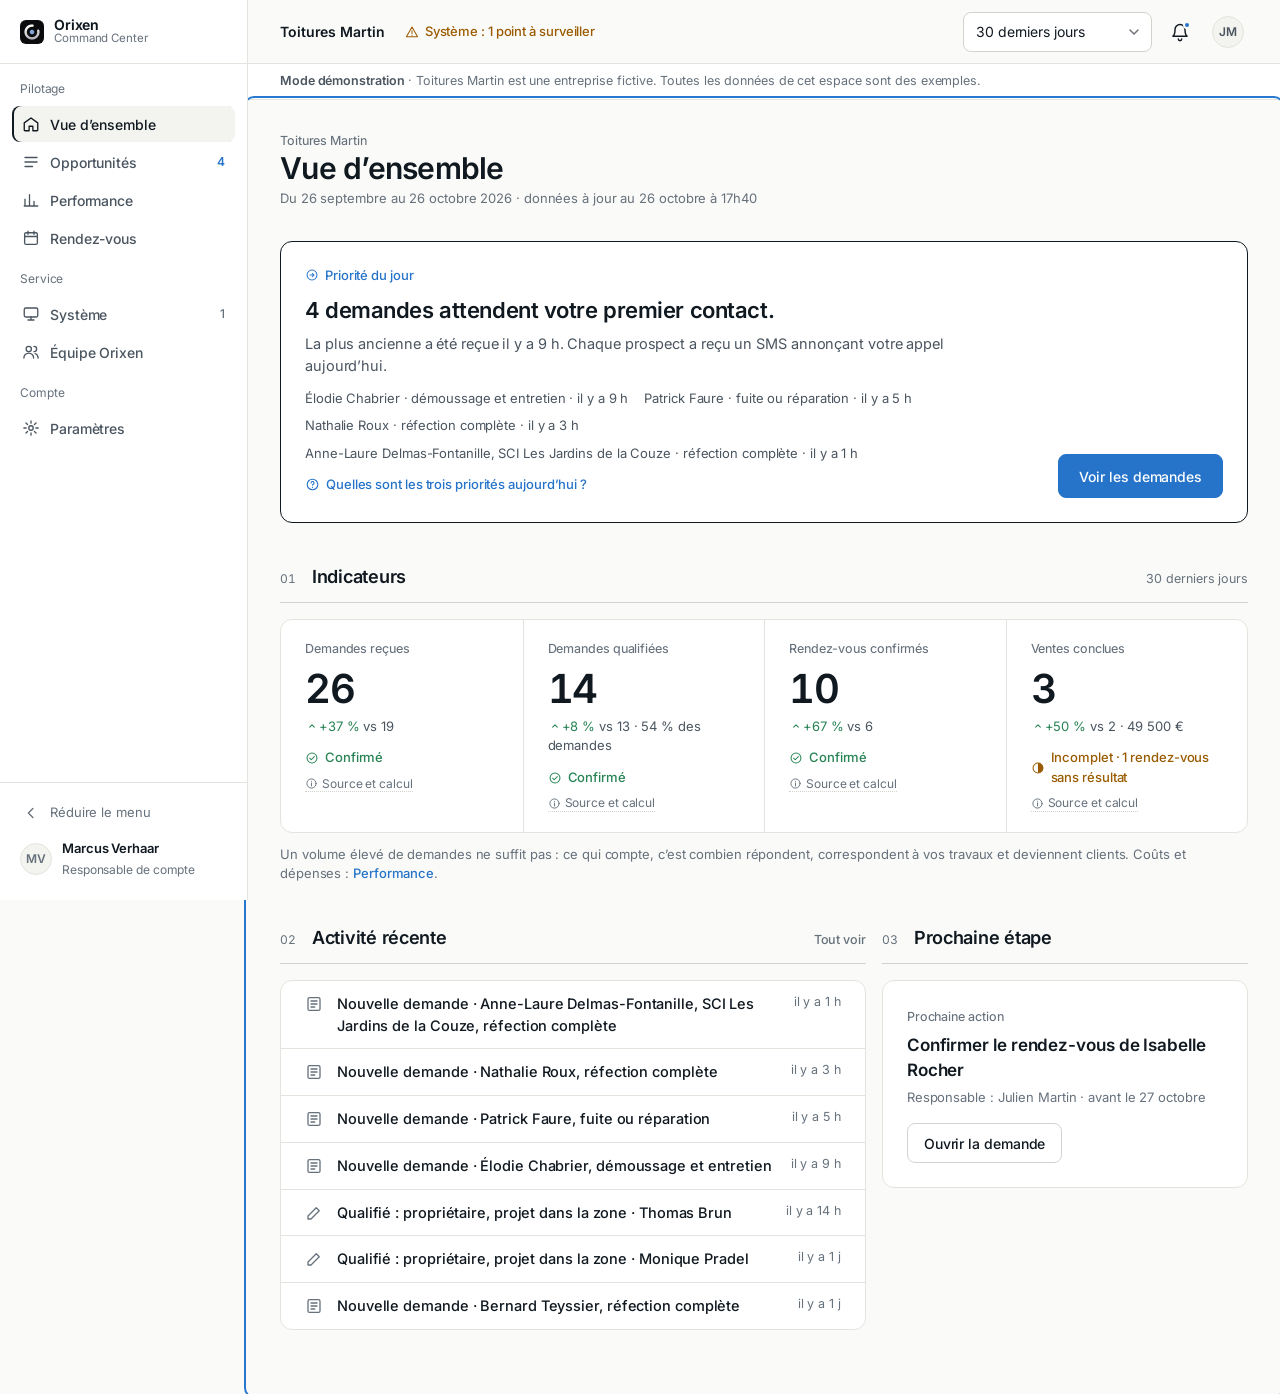
<file: command-center/index.html>
<!DOCTYPE html>
<html lang="fr">
<head>
<meta charset="UTF-8">
<meta name="viewport" content="width=device-width, initial-scale=1, viewport-fit=cover">
<title>Orixen Command Center</title>
<meta name="description" content="Votre acquisition. Vos opportunités. Votre croissance.">
<meta name="robots" content="noindex, nofollow">
<meta name="theme-color" content="#101820" media="(prefers-color-scheme: dark)">
<meta name="theme-color" content="#FAFAF8" media="(prefers-color-scheme: light)">
<meta name="format-detection" content="telephone=no">
<meta name="apple-mobile-web-app-capable" content="yes">
<meta name="apple-mobile-web-app-title" content="Orixen">
<link rel="icon" href="/favicon.ico?v=3" sizes="48x48">
<link rel="icon" href="/assets/logo.svg?v=3" type="image/svg+xml">
<link rel="apple-touch-icon" href="/assets/apple-touch-icon.png?v=3">
<link rel="manifest" href="/command-center/manifest.webmanifest">
<script>
(function(){var t;try{t=localStorage.getItem('cc-theme')}catch(e){}
if(!t||t==='system')t=matchMedia('(prefers-color-scheme: dark)').matches?'dark':'light';try{if(localStorage.getItem('cc-collapsed')==='1')document.documentElement.classList.add('collapsed')}catch(e){}
document.documentElement.setAttribute('data-theme',t)})();
</script>
<link rel="preload" href="/assets/inter.woff2" as="font" type="font/woff2" crossorigin>
<link rel="stylesheet" href="/command-center/cc.css?v=42">
</head>
<body>
<a class="sr" href="#content">Aller au contenu</a>
<div class="app">
  <aside class="side" aria-label="Navigation principale">
    <a class="logo" href="#/" aria-label="Orixen Command Center, vue d'ensemble"><img src="/assets/icon-192.png" alt=""><div><b>Orixen</b><span>Command Center</span></div></a>
    <nav class="nav" id="nav"></nav>
    <div class="side-foot"><button class="collapse-btn" id="collapse" aria-label="Réduire le menu" aria-pressed="false"><svg width="18" height="18" viewBox="0 0 24 24" fill="none" stroke="currentColor" stroke-width="1.75" stroke-linecap="round" stroke-linejoin="round" aria-hidden="true"><path d="M14.5 6 8.5 12l6 6"/></svg><span>Réduire le menu</span></button><a class="am" href="#/equipe"><span class="av">MV</span><div><b>Marcus Verhaar</b><span>Responsable de compte</span></div></a></div>
  </aside>

  <div class="main">
    <header class="top">
      <a class="mlogo" href="#/" aria-label="Accueil"><img src="/assets/icon-192.png" alt=""></a>
      <span class="ent" id="ent"></span>
      <a class="state hide-m" id="sys" href="#/systeme"></a>
      <span class="sp"></span>
      <label class="hide-m"><span class="sr">Période analysée</span><select class="select" id="period"></select></label>
      <div class="rel"><button class="btn icon ghost" id="bell" aria-label="Notifications" aria-expanded="false"></button><div class="menu" id="bell-menu" hidden></div></div>
      <div class="rel"><button class="btn icon ghost" id="me" aria-label="Menu du compte" aria-expanded="false"><span class="av">JM</span></button><div class="menu" id="me-menu" hidden></div></div>
    </header>
    <div class="demo"><b>Mode démonstration</b> · Toitures Martin est une entreprise fictive. Toutes les données de cet espace sont des exemples.</div>
    <div class="custom content" id="custom" hidden style="padding-bottom:0"><div class="toolbar" style="margin:0"><label class="field" style="grid-template-columns:auto 1fr;align-items:center"><span class="lab">Du</span><input type="date" id="from" value="2026-10-01"></label><label class="field" style="grid-template-columns:auto 1fr;align-items:center"><span class="lab">au</span><input type="date" id="to" value="2026-10-26"></label><button class="btn pri" id="apply">Appliquer</button></div><p class="field err" id="date-err" hidden></p></div>
    <main class="content" id="content" tabindex="-1"></main>
  </div>
</div>

<nav class="tabbar" id="tabbar" aria-label="Navigation mobile"></nav>
<div class="mmenu" id="mmenu" role="dialog" aria-label="Menu"></div>
<div class="scrim" id="scrim"></div>
<aside class="sheet" id="sheet" aria-label="Fiche" role="dialog"></aside>
<div class="pop" id="pop" hidden role="dialog"></div>
<div class="tip" id="tip" aria-hidden="true"></div>
<div id="modal"></div>
<div class="toast" id="toast" role="status" aria-live="polite"></div>

<script src="/command-center/cc-data.js?v=42"></script>
<script src="/command-center/cc.js?v=42"></script>
</body>
</html>
</file>
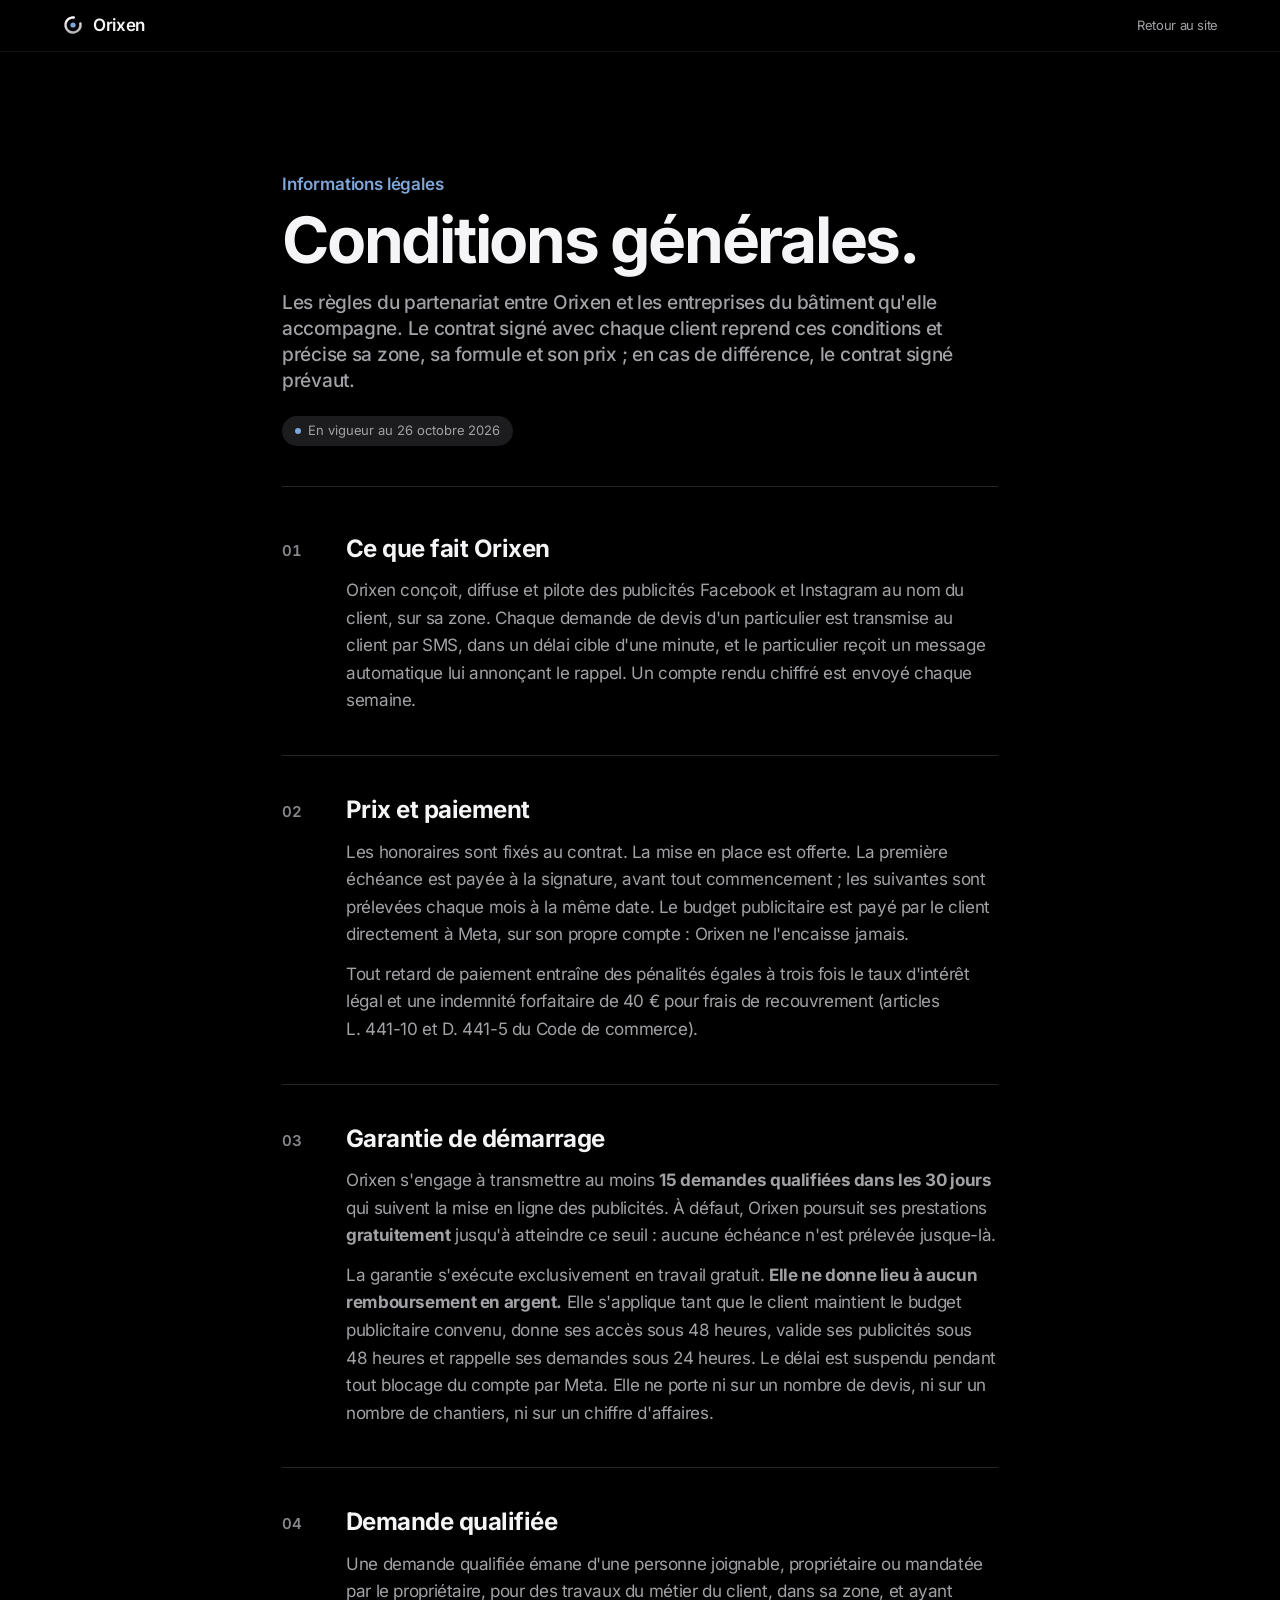
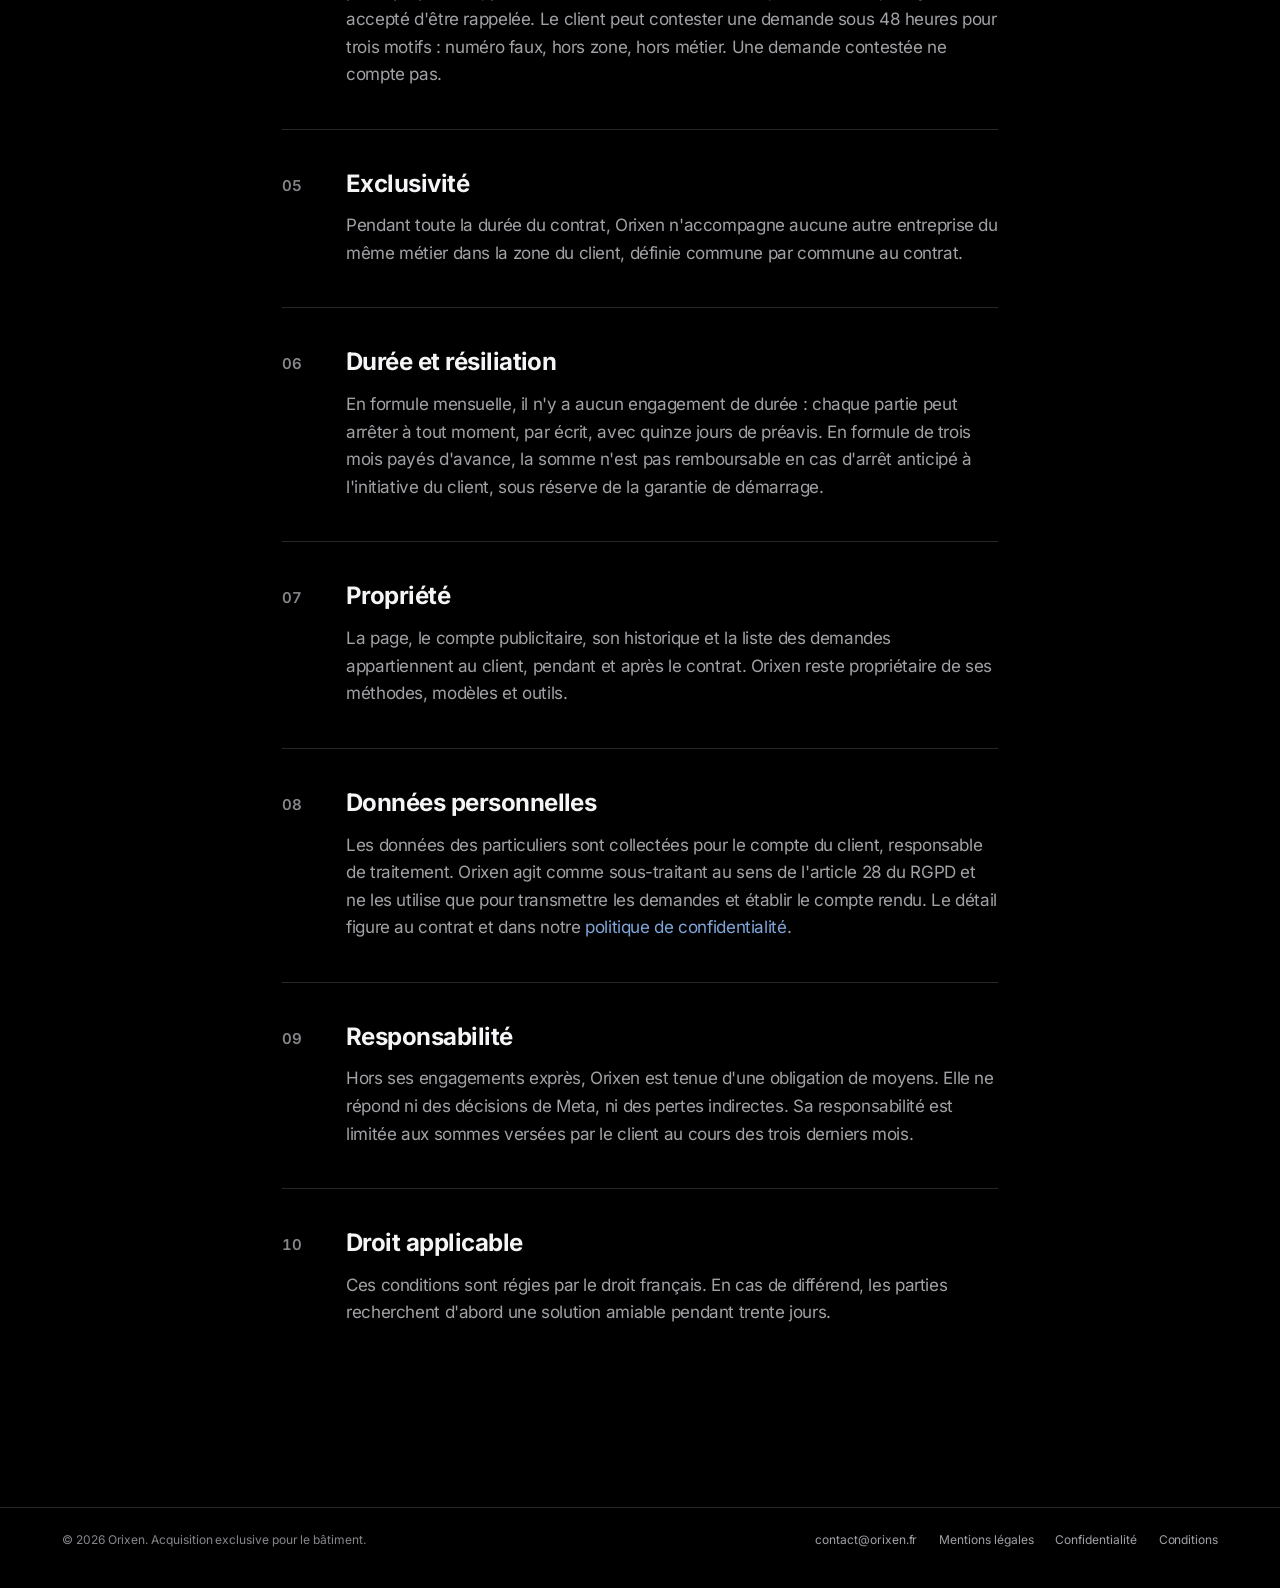
<file: conditions/index.html>
<!DOCTYPE html>
<html lang="fr">
<head>
<meta charset="UTF-8">
<meta name="viewport" content="width=device-width, initial-scale=1, viewport-fit=cover">
<title>Conditions générales | Orixen</title>
<meta name="description" content="Conditions générales de prestation d'Orixen : prestations, prix, garantie de démarrage, exclusivité, résiliation.">
<link rel="canonical" href="https://www.orixen.fr/conditions/">
<meta name="robots" content="index, follow">
<meta name="theme-color" content="#000000">
<meta name="color-scheme" content="dark">
<meta name="format-detection" content="telephone=no">
<meta property="og:type" content="website">
<meta property="og:url" content="https://www.orixen.fr/conditions/">
<meta property="og:site_name" content="Orixen">
<meta property="og:locale" content="fr_FR">
<meta property="og:title" content="Conditions générales | Orixen">
<meta property="og:description" content="Conditions générales de prestation d'Orixen : prestations, prix, garantie de démarrage, exclusivité, résiliation.">
<meta property="og:image" content="https://www.orixen.fr/og-image.png">
<meta name="twitter:card" content="summary_large_image">
<link rel="icon" href="/favicon.ico?v=3" sizes="48x48">
<link rel="icon" href="/assets/logo.svg?v=3" type="image/svg+xml">
<link rel="apple-touch-icon" href="/assets/apple-touch-icon.png?v=3">
<link rel="manifest" href="/site.webmanifest">
<script>document.documentElement.className+=' js'</script>
<link rel="stylesheet" href="/assets/orixen.css">
</head>
<body>

<header class="nav">
  <div class="wrap wide">
    <a href="/" class="logo" aria-label="Orixen, accueil"><img src="/assets/mark.svg" width="22" height="22" alt="">Orixen</a>
    <a href="/" class="back">Retour au site</a>
  </div>
</header>

<main class="doc">
  <div class="wrap">
    <header class="doc-head">
      <p class="eyebrow">Informations légales</p>
      <h1>Conditions générales.</h1>
      <p class="lead">Les règles du partenariat entre Orixen et les entreprises du bâtiment qu'elle accompagne. Le contrat signé avec chaque client reprend ces conditions et précise sa zone, sa formule et son prix&nbsp;; en cas de différence, le contrat signé prévaut.</p>
      <div class="meta"><span class="pill">En vigueur au 26&nbsp;octobre 2026</span></div>
    </header>

    <section class="art">
      <span class="n">01</span>
      <div>
        <h2>Ce que fait Orixen</h2>
        <p>Orixen conçoit, diffuse et pilote des publicités Facebook et Instagram au nom du client, sur sa zone. Chaque demande de devis d'un particulier est transmise au client par SMS, dans un délai cible d'une minute, et le particulier reçoit un message automatique lui annonçant le rappel. Un compte rendu chiffré est envoyé chaque semaine.</p>
      </div>
    </section>
    <section class="art">
      <span class="n">02</span>
      <div>
        <h2>Prix et paiement</h2>
        <p>Les honoraires sont fixés au contrat. La mise en place est offerte. La première échéance est payée à la signature, avant tout commencement&nbsp;; les suivantes sont prélevées chaque mois à la même date. Le budget publicitaire est payé par le client directement à Meta, sur son propre compte&nbsp;: Orixen ne l'encaisse jamais.</p>
        <p>Tout retard de paiement entraîne des pénalités égales à trois fois le taux d'intérêt légal et une indemnité forfaitaire de 40&nbsp;€ pour frais de recouvrement (articles L.&nbsp;441-10 et D.&nbsp;441-5 du Code de commerce).</p>
      </div>
    </section>
    <section class="art">
      <span class="n">03</span>
      <div>
        <h2>Garantie de démarrage</h2>
        <p>Orixen s'engage à transmettre au moins <b>15 demandes qualifiées dans les 30 jours</b> qui suivent la mise en ligne des publicités. À défaut, Orixen poursuit ses prestations <b>gratuitement</b> jusqu'à atteindre ce seuil&nbsp;: aucune échéance n'est prélevée jusque-là.</p>
        <p>La garantie s'exécute exclusivement en travail gratuit. <b>Elle ne donne lieu à aucun remboursement en argent.</b> Elle s'applique tant que le client maintient le budget publicitaire convenu, donne ses accès sous 48&nbsp;heures, valide ses publicités sous 48&nbsp;heures et rappelle ses demandes sous 24&nbsp;heures. Le délai est suspendu pendant tout blocage du compte par Meta. Elle ne porte ni sur un nombre de devis, ni sur un nombre de chantiers, ni sur un chiffre d'affaires.</p>
      </div>
    </section>
    <section class="art">
      <span class="n">04</span>
      <div>
        <h2>Demande qualifiée</h2>
        <p>Une demande qualifiée émane d'une personne joignable, propriétaire ou mandatée par le propriétaire, pour des travaux du métier du client, dans sa zone, et ayant accepté d'être rappelée. Le client peut contester une demande sous 48&nbsp;heures pour trois motifs&nbsp;: numéro faux, hors zone, hors métier. Une demande contestée ne compte pas.</p>
      </div>
    </section>
    <section class="art">
      <span class="n">05</span>
      <div>
        <h2>Exclusivité</h2>
        <p>Pendant toute la durée du contrat, Orixen n'accompagne aucune autre entreprise du même métier dans la zone du client, définie commune par commune au contrat.</p>
      </div>
    </section>
    <section class="art">
      <span class="n">06</span>
      <div>
        <h2>Durée et résiliation</h2>
        <p>En formule mensuelle, il n'y a aucun engagement de durée&nbsp;: chaque partie peut arrêter à tout moment, par écrit, avec quinze jours de préavis. En formule de trois mois payés d'avance, la somme n'est pas remboursable en cas d'arrêt anticipé à l'initiative du client, sous réserve de la garantie de démarrage.</p>
      </div>
    </section>
    <section class="art">
      <span class="n">07</span>
      <div>
        <h2>Propriété</h2>
        <p>La page, le compte publicitaire, son historique et la liste des demandes appartiennent au client, pendant et après le contrat. Orixen reste propriétaire de ses méthodes, modèles et outils.</p>
      </div>
    </section>
    <section class="art">
      <span class="n">08</span>
      <div>
        <h2>Données personnelles</h2>
        <p>Les données des particuliers sont collectées pour le compte du client, responsable de traitement. Orixen agit comme sous-traitant au sens de l'article 28 du RGPD et ne les utilise que pour transmettre les demandes et établir le compte rendu. Le détail figure au contrat et dans notre <a href="/confidentialite/">politique de confidentialité</a>.</p>
      </div>
    </section>
    <section class="art">
      <span class="n">09</span>
      <div>
        <h2>Responsabilité</h2>
        <p>Hors ses engagements exprès, Orixen est tenue d'une obligation de moyens. Elle ne répond ni des décisions de Meta, ni des pertes indirectes. Sa responsabilité est limitée aux sommes versées par le client au cours des trois derniers mois.</p>
      </div>
    </section>
    <section class="art">
      <span class="n">10</span>
      <div>
        <h2>Droit applicable</h2>
        <p>Ces conditions sont régies par le droit français. En cas de différend, les parties recherchent d'abord une solution amiable pendant trente jours.</p>
      </div>
    </section>
  </div>
</main>

<footer class="foot">
  <div class="wrap wide">
    <span>© 2026 Orixen. Acquisition exclusive pour le bâtiment.</span>
    <nav aria-label="Liens légaux">
      <a href="mailto:contact@orixen.fr">contact@orixen.fr</a>
      <a href="/mentions-legales/">Mentions légales</a>
      <a href="/confidentialite/">Confidentialité</a>
      <a href="/conditions/" aria-current="page">Conditions</a>
    </nav>
  </div>
</footer>

</body>
</html>
</file>
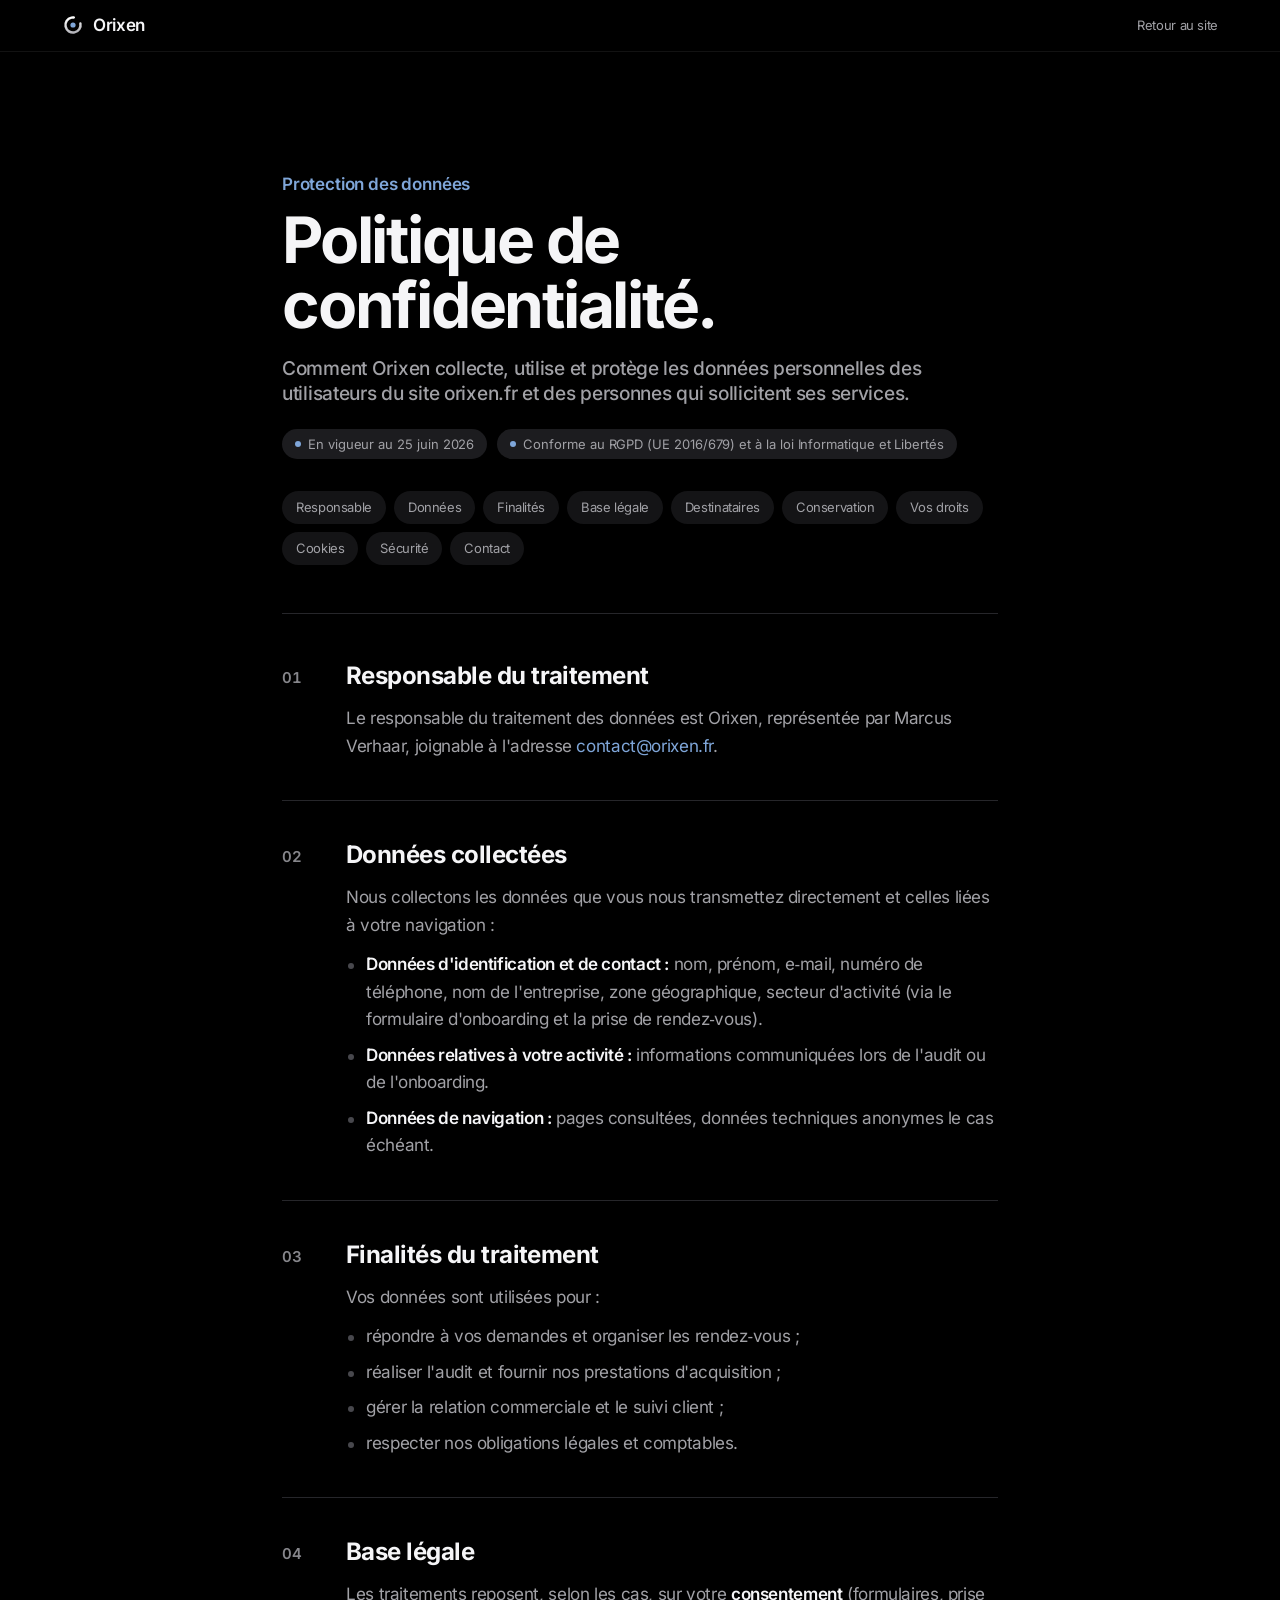
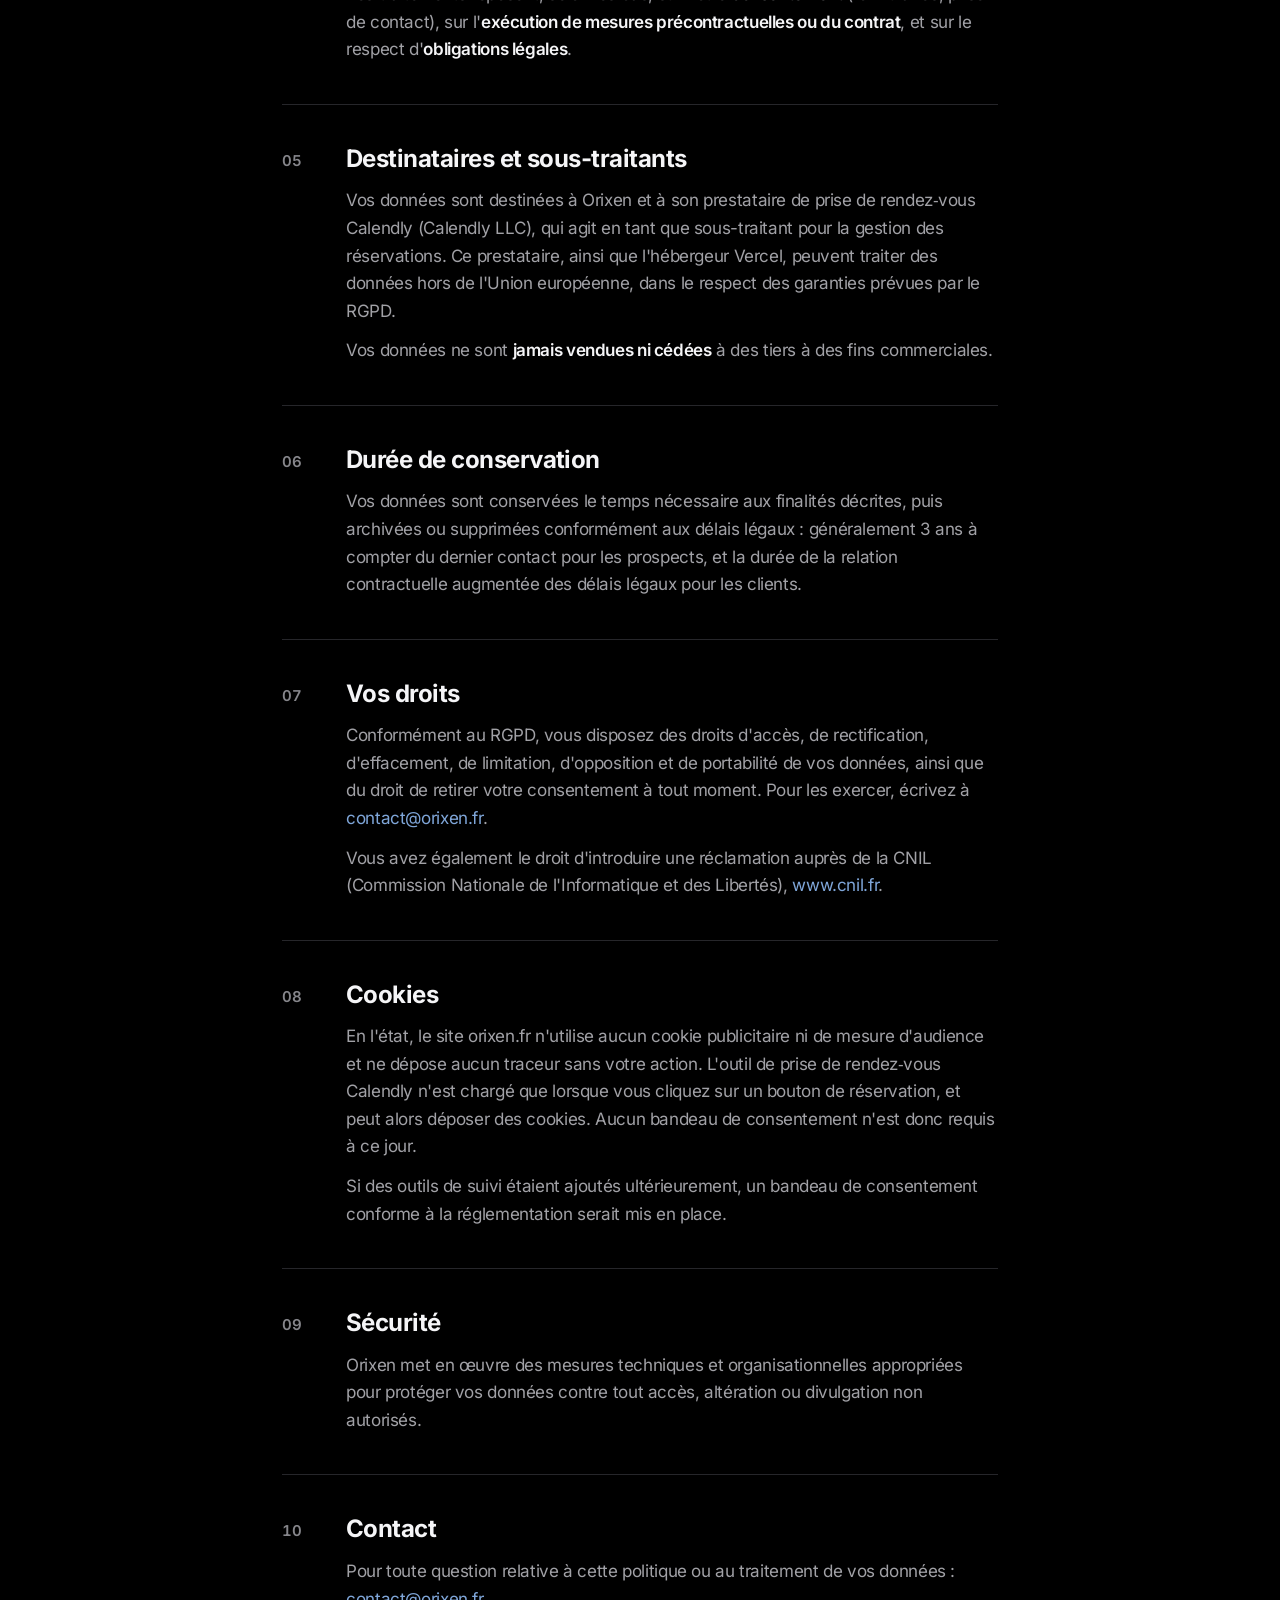
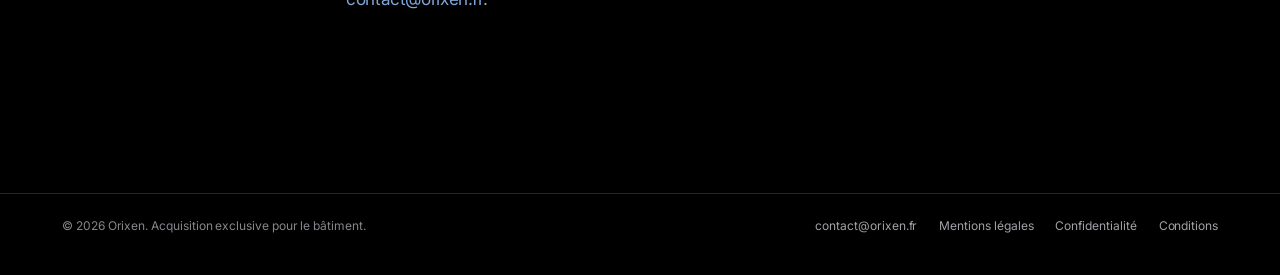
<file: confidentialite/index.html>
<!DOCTYPE html>
<html lang="fr">
<head>
<meta charset="UTF-8">
<meta name="viewport" content="width=device-width, initial-scale=1, viewport-fit=cover">
<title>Politique de confidentialité | Orixen</title>
<meta name="description" content="Comment Orixen collecte, utilise et protège vos données personnelles. Conforme au RGPD.">
<link rel="canonical" href="https://www.orixen.fr/confidentialite/">
<meta name="robots" content="index, follow">
<meta name="theme-color" content="#000000">
<meta name="color-scheme" content="dark">
<meta name="format-detection" content="telephone=no">
<meta property="og:type" content="website">
<meta property="og:url" content="https://www.orixen.fr/confidentialite/">
<meta property="og:site_name" content="Orixen">
<meta property="og:locale" content="fr_FR">
<meta property="og:title" content="Politique de confidentialité | Orixen">
<meta property="og:description" content="Comment Orixen collecte, utilise et protège vos données personnelles. Conforme au RGPD.">
<meta property="og:image" content="https://www.orixen.fr/og-image.png">
<meta name="twitter:card" content="summary_large_image">
<link rel="icon" href="/favicon.ico?v=3" sizes="48x48">
<link rel="icon" href="/assets/logo.svg?v=3" type="image/svg+xml">
<link rel="apple-touch-icon" href="/assets/apple-touch-icon.png?v=3">
<link rel="manifest" href="/site.webmanifest">
<script>document.documentElement.className+=' js'</script>
<link rel="stylesheet" href="/assets/orixen.css">
</head>
<body>

<header class="nav">
  <div class="wrap wide">
    <a href="/" class="logo" aria-label="Orixen, accueil"><img src="/assets/mark.svg" width="22" height="22" alt="">Orixen</a>
    <a href="/" class="back">Retour au site</a>
  </div>
</header>

<main class="doc">
  <div class="wrap">
    <header class="doc-head">
      <p class="eyebrow">Protection des données</p>
      <h1>Politique de confidentialité.</h1>
      <p class="lead">Comment Orixen collecte, utilise et protège les données personnelles des utilisateurs du site orixen.fr et des personnes qui sollicitent ses services.</p>
      <div class="meta"><span class="pill">En vigueur au 25&nbsp;juin 2026</span><span class="pill">Conforme au RGPD (UE 2016/679) et à la loi Informatique et Libertés</span></div>
      <nav class="toc" aria-label="Sommaire">
        <a href="#a1">Responsable</a><a href="#a2">Données</a><a href="#a3">Finalités</a><a href="#a4">Base légale</a><a href="#a5">Destinataires</a><a href="#a6">Conservation</a><a href="#a7">Vos droits</a><a href="#a8">Cookies</a><a href="#a9">Sécurité</a><a href="#a10">Contact</a>
      </nav>
    </header>

    <section class="art" id="a1">
      <span class="n">01</span>
      <div>
        <h2>Responsable du traitement</h2>
        <p>Le responsable du traitement des données est Orixen, représentée par Marcus Verhaar, joignable à l'adresse <a href="mailto:contact@orixen.fr">contact@orixen.fr</a>.</p>
      </div>
    </section>

    <section class="art" id="a2">
      <span class="n">02</span>
      <div>
        <h2>Données collectées</h2>
        <p>Nous collectons les données que vous nous transmettez directement et celles liées à votre navigation&nbsp;:</p>
        <ul>
          <li><strong>Données d'identification et de contact&nbsp;:</strong> nom, prénom, e&#8209;mail, numéro de téléphone, nom de l'entreprise, zone géographique, secteur d'activité (via le formulaire d'onboarding et la prise de rendez&#8209;vous).</li>
          <li><strong>Données relatives à votre activité&nbsp;:</strong> informations communiquées lors de l'audit ou de l'onboarding.</li>
          <li><strong>Données de navigation&nbsp;:</strong> pages consultées, données techniques anonymes le cas échéant.</li>
        </ul>
      </div>
    </section>

    <section class="art" id="a3">
      <span class="n">03</span>
      <div>
        <h2>Finalités du traitement</h2>
        <p>Vos données sont utilisées pour&nbsp;:</p>
        <ul>
          <li>répondre à vos demandes et organiser les rendez&#8209;vous&nbsp;;</li>
          <li>réaliser l'audit et fournir nos prestations d'acquisition&nbsp;;</li>
          <li>gérer la relation commerciale et le suivi client&nbsp;;</li>
          <li>respecter nos obligations légales et comptables.</li>
        </ul>
      </div>
    </section>

    <section class="art" id="a4">
      <span class="n">04</span>
      <div>
        <h2>Base légale</h2>
        <p>Les traitements reposent, selon les cas, sur votre <strong>consentement</strong> (formulaires, prise de contact), sur l'<strong>exécution de mesures précontractuelles ou du contrat</strong>, et sur le respect d'<strong>obligations légales</strong>.</p>
      </div>
    </section>

    <section class="art" id="a5">
      <span class="n">05</span>
      <div>
        <h2>Destinataires et sous-traitants</h2>
        <p>Vos données sont destinées à Orixen et à son prestataire de prise de rendez&#8209;vous Calendly (Calendly LLC), qui agit en tant que sous-traitant pour la gestion des réservations. Ce prestataire, ainsi que l'hébergeur Vercel, peuvent traiter des données hors de l'Union européenne, dans le respect des garanties prévues par le RGPD.</p>
        <p>Vos données ne sont <strong>jamais vendues ni cédées</strong> à des tiers à des fins commerciales.</p>
      </div>
    </section>

    <section class="art" id="a6">
      <span class="n">06</span>
      <div>
        <h2>Durée de conservation</h2>
        <p>Vos données sont conservées le temps nécessaire aux finalités décrites, puis archivées ou supprimées conformément aux délais légaux&nbsp;: généralement 3&nbsp;ans à compter du dernier contact pour les prospects, et la durée de la relation contractuelle augmentée des délais légaux pour les clients.</p>
      </div>
    </section>

    <section class="art" id="a7">
      <span class="n">07</span>
      <div>
        <h2>Vos droits</h2>
        <p>Conformément au RGPD, vous disposez des droits d'accès, de rectification, d'effacement, de limitation, d'opposition et de portabilité de vos données, ainsi que du droit de retirer votre consentement à tout moment. Pour les exercer, écrivez à <a href="mailto:contact@orixen.fr">contact@orixen.fr</a>.</p>
        <p>Vous avez également le droit d'introduire une réclamation auprès de la CNIL (Commission Nationale de l'Informatique et des Libertés), <a href="https://www.cnil.fr" rel="noopener">www.cnil.fr</a>.</p>
      </div>
    </section>

    <section class="art" id="a8">
      <span class="n">08</span>
      <div>
        <h2>Cookies</h2>
        <p>En l'état, le site orixen.fr n'utilise aucun cookie publicitaire ni de mesure d'audience et ne dépose aucun traceur sans votre action. L'outil de prise de rendez&#8209;vous Calendly n'est chargé que lorsque vous cliquez sur un bouton de réservation, et peut alors déposer des cookies. Aucun bandeau de consentement n'est donc requis à ce jour.</p>
        <p>Si des outils de suivi étaient ajoutés ultérieurement, un bandeau de consentement conforme à la réglementation serait mis en place.</p>
      </div>
    </section>

    <section class="art" id="a9">
      <span class="n">09</span>
      <div>
        <h2>Sécurité</h2>
        <p>Orixen met en œuvre des mesures techniques et organisationnelles appropriées pour protéger vos données contre tout accès, altération ou divulgation non autorisés.</p>
      </div>
    </section>

    <section class="art" id="a10">
      <span class="n">10</span>
      <div>
        <h2>Contact</h2>
        <p>Pour toute question relative à cette politique ou au traitement de vos données&nbsp;: <a href="mailto:contact@orixen.fr">contact@orixen.fr</a>.</p>
      </div>
    </section>
  </div>
</main>

<footer class="foot">
  <div class="wrap wide">
    <span>© 2026 Orixen. Acquisition exclusive pour le bâtiment.</span>
    <nav aria-label="Liens légaux">
      <a href="mailto:contact@orixen.fr">contact@orixen.fr</a>
      <a href="/mentions-legales/">Mentions légales</a>
      <a href="/confidentialite/" aria-current="page">Confidentialité</a>
      <a href="/conditions/">Conditions</a>
    </nav>
  </div>
</footer>

</body>
</html>
</file>
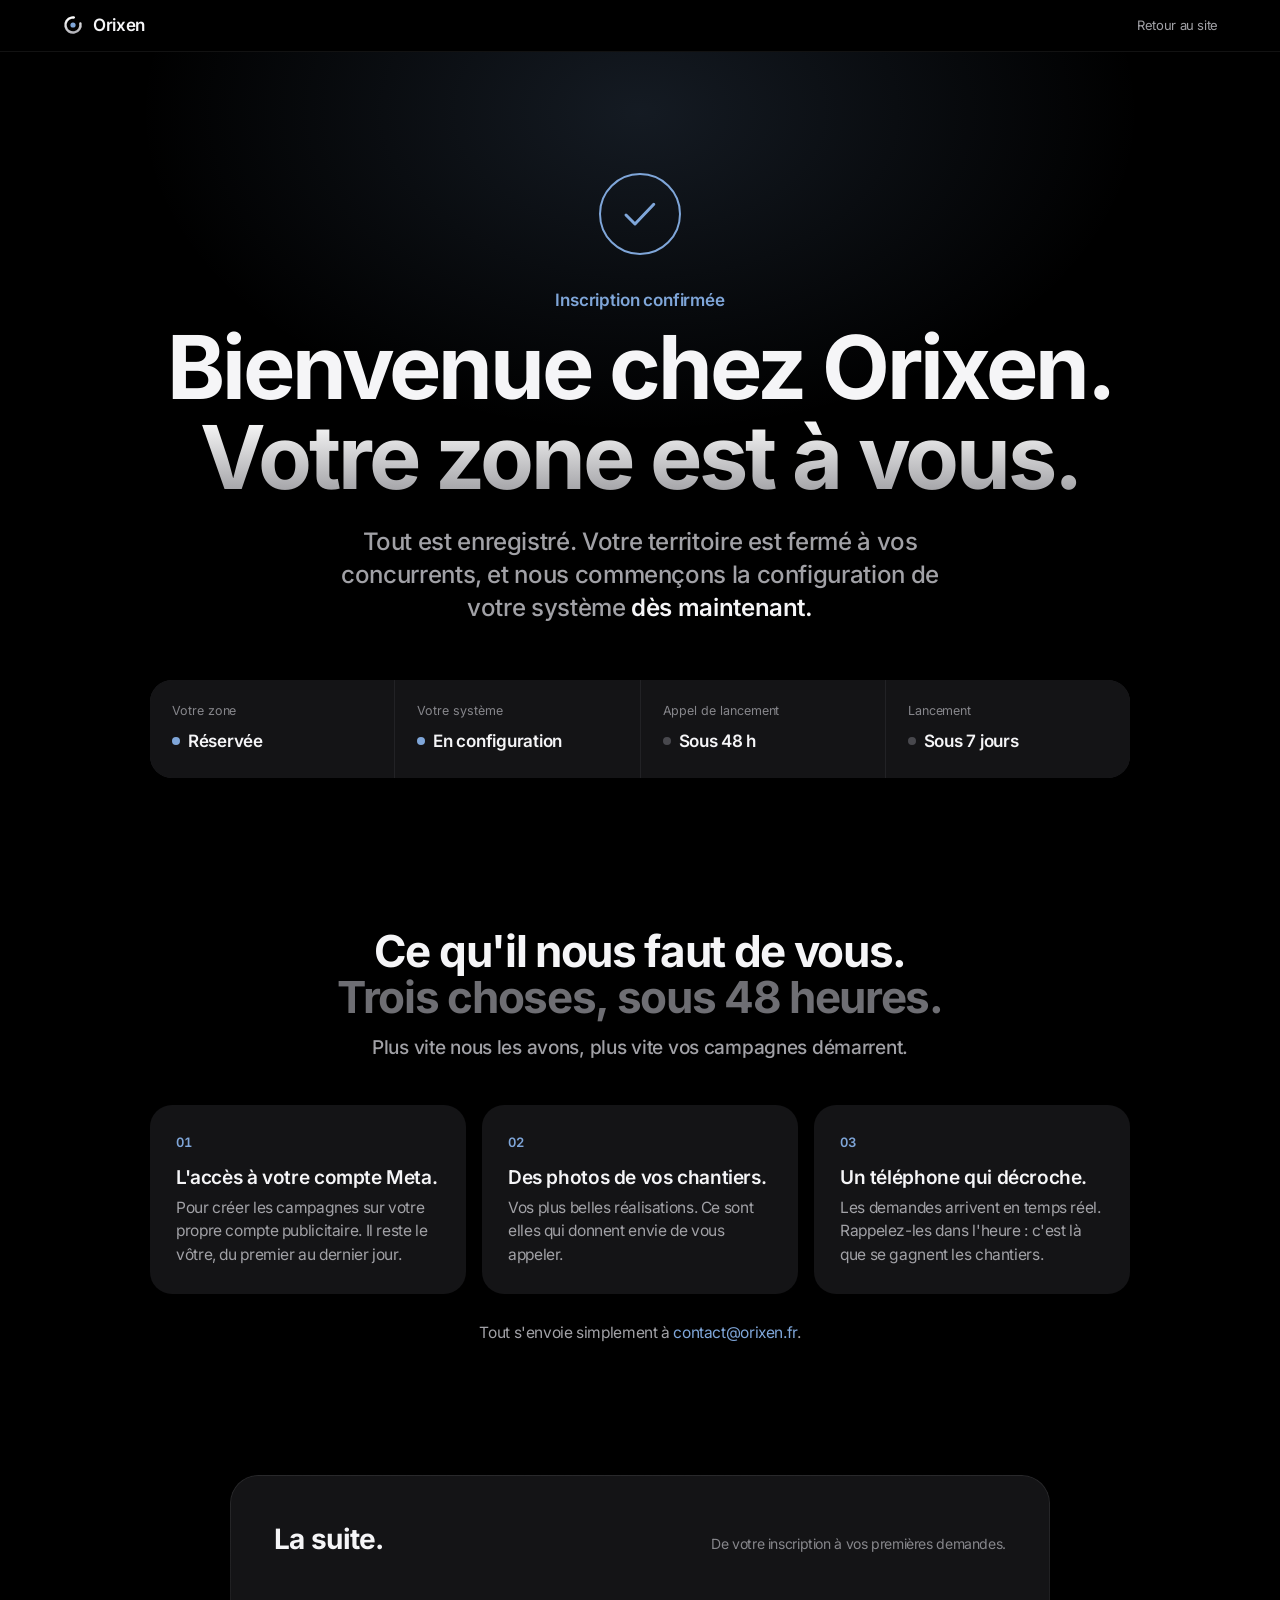
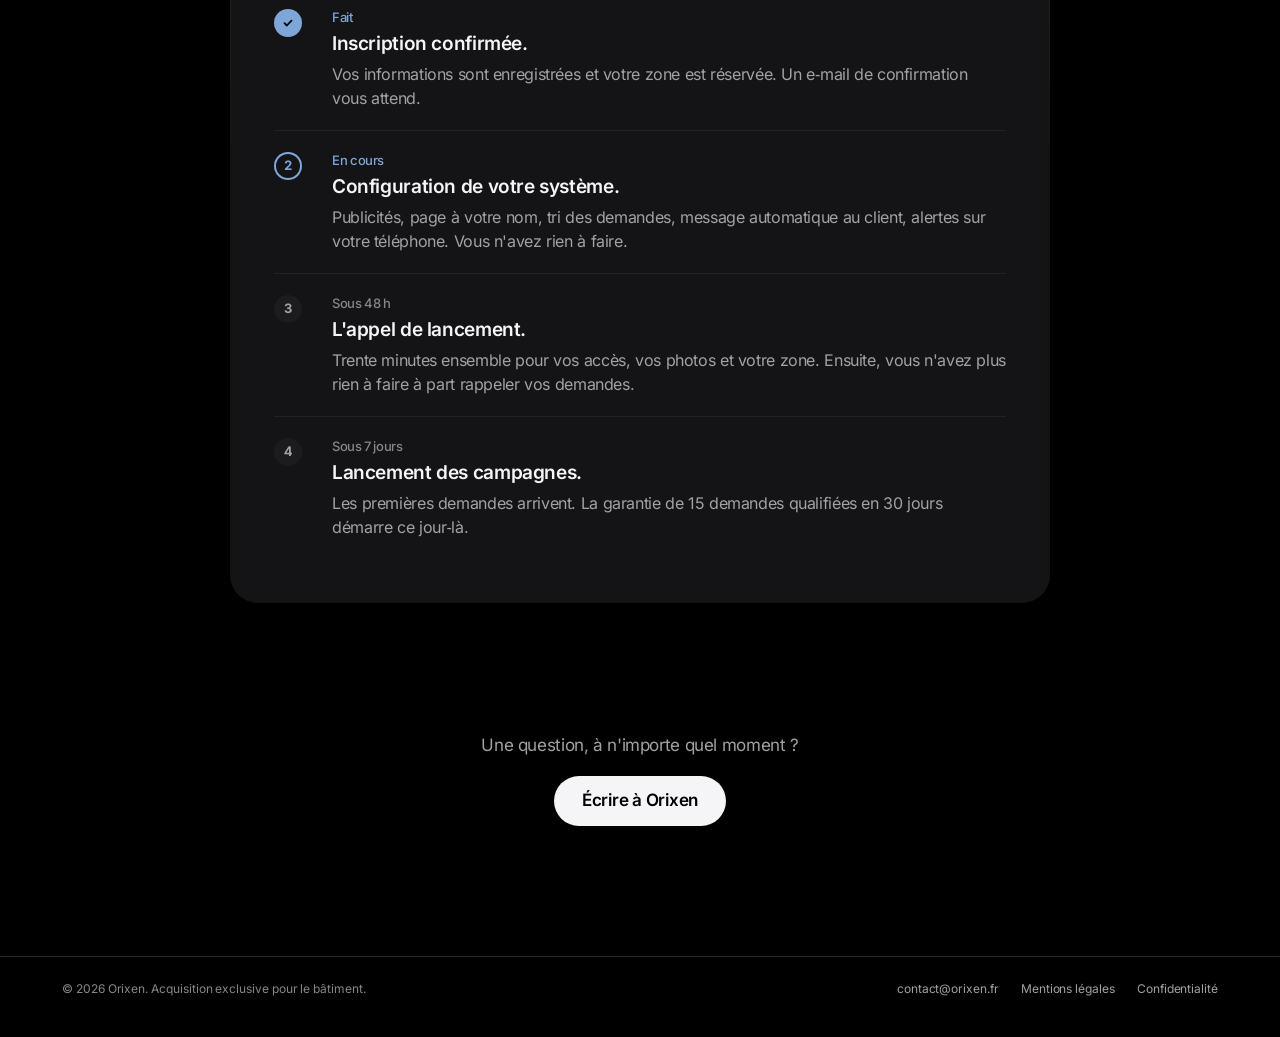
<file: confirmation-onboarding/index.html>
<!DOCTYPE html>
<html lang="fr">
<head>
<meta charset="UTF-8">
<meta name="viewport" content="width=device-width, initial-scale=1, viewport-fit=cover">
<title>Bienvenue | Orixen</title>
<meta name="description" content="Votre inscription Orixen est confirmée.">
<meta name="robots" content="noindex, nofollow">
<meta name="theme-color" content="#000000">
<meta name="color-scheme" content="dark">
<meta name="format-detection" content="telephone=no">
<link rel="icon" href="/favicon.ico?v=3" sizes="48x48">
<link rel="icon" href="/assets/logo.svg?v=3" type="image/svg+xml">
<link rel="apple-touch-icon" href="/assets/apple-touch-icon.png?v=3">
<link rel="manifest" href="/site.webmanifest">
<script>document.documentElement.className+=' js'</script>
<link rel="stylesheet" href="/assets/orixen.css">
<link rel="stylesheet" href="/assets/pages.css">
</head>
<body>

<header class="nav">
  <div class="wrap wide">
    <a href="/" class="logo" aria-label="Orixen, accueil"><img src="/assets/mark.svg" width="22" height="22" alt="">Orixen</a>
    <a href="/" class="back">Retour au site</a>
  </div>
</header>

<main>

<section class="conf">
  <div class="wrap in-seq">
    <svg class="seal" viewBox="0 0 84 84" fill="none" aria-hidden="true"><circle cx="42" cy="42" r="40" stroke="#7fa6d9" stroke-width="2"/><path d="M28 43l9 9 19-20" stroke="#7fa6d9" stroke-width="3" stroke-linecap="round" stroke-linejoin="round"/></svg>
    <p class="eyebrow">Inscription confirmée</p>
    <h1 class="h1">Bienvenue chez Orixen.<br><span class="metal">Votre zone est à&nbsp;vous.</span></h1>
    <p class="lead">Tout est enregistré. Votre territoire est fermé à vos concurrents, et nous commençons la configuration de votre système <b>dès maintenant.</b></p>
    <div class="status" role="list">
      <div class="ok" role="listitem"><small>Votre zone</small><b>Réservée</b></div>
      <div class="live" role="listitem"><small>Votre système</small><b>En configuration</b></div>
      <div role="listitem"><small>Appel de lancement</small><b>Sous 48&nbsp;h</b></div>
      <div role="listitem"><small>Lancement</small><b>Sous 7&nbsp;jours</b></div>
    </div>
  </div>
</section>

<section class="block">
  <div class="wrap">
    <div class="block-head rv">
      <h2 class="h2">Ce qu'il nous faut de vous.<br><span class="dim">Trois choses, sous 48&nbsp;heures.</span></h2>
      <p class="lead">Plus vite nous les avons, plus vite vos campagnes démarrent.</p>
    </div>
    <div class="grid3">
      <div class="card rv"><p class="k">01</p><h3>L'accès à votre compte Meta.</h3><p>Pour créer les campagnes sur votre propre compte publicitaire. Il reste le vôtre, du premier au dernier jour.</p></div>
      <div class="card rv d1"><p class="k">02</p><h3>Des photos de vos chantiers.</h3><p>Vos plus belles réalisations. Ce sont elles qui donnent envie de vous appeler.</p></div>
      <div class="card rv d2"><p class="k">03</p><h3>Un téléphone qui décroche.</h3><p>Les demandes arrivent en temps réel. Rappelez-les dans l'heure&nbsp;: c'est là que se gagnent les chantiers.</p></div>
    </div>
    <p class="rv" style="text-align:center;margin-top:28px;color:var(--text-2);font-size:15.5px">Tout s'envoie simplement à <a href="mailto:contact@orixen.fr" class="ice">contact@orixen.fr</a>.</p>
  </div>
</section>

<section class="block">
  <div class="wrap">
    <div class="track tile rv">
      <div class="track-head"><h2>La suite.</h2><span>De votre inscription à vos premières demandes.</span></div>
      <ol class="tl">
        <li class="done"><span class="dot"><svg width="12" height="12" viewBox="0 0 12 12" fill="none"><path d="M2.5 6.2l2.3 2.3L9.5 3.6" stroke="#000" stroke-width="1.8" stroke-linecap="round" stroke-linejoin="round"/></svg></span><div><span class="when">Fait</span><h3>Inscription confirmée.</h3><p>Vos informations sont enregistrées et votre zone est réservée. Un e&#8209;mail de confirmation vous attend.</p></div></li>
        <li class="now"><span class="dot">2</span><div><span class="when">En cours</span><h3>Configuration de votre système.</h3><p>Publicités, page à votre nom, tri des demandes, message automatique au client, alertes sur votre téléphone. Vous n'avez rien à faire.</p></div></li>
        <li><span class="dot">3</span><div><span class="when">Sous 48&nbsp;h</span><h3>L'appel de lancement.</h3><p>Trente minutes ensemble pour vos accès, vos photos et votre zone. Ensuite, vous n'avez plus rien à faire à part rappeler vos demandes.</p></div></li>
        <li><span class="dot">4</span><div><span class="when">Sous 7&nbsp;jours</span><h3>Lancement des campagnes.</h3><p>Les premières demandes arrivent. La garantie de 15 demandes qualifiées en 30&nbsp;jours démarre ce jour&#8209;là.</p></div></li>
      </ol>
    </div>
  </div>
</section>

<section class="end">
  <div class="wrap">
    <p>Une question, à n'importe quel moment&nbsp;?</p>
    <div class="row-btn"><a href="mailto:contact@orixen.fr" class="btn">Écrire à Orixen</a></div>
  </div>
</section>

</main>

<footer class="foot">
  <div class="wrap wide">
    <span>© 2026 Orixen. Acquisition exclusive pour le bâtiment.</span>
    <nav aria-label="Liens légaux">
      <a href="mailto:contact@orixen.fr">contact@orixen.fr</a>
      <a href="/mentions-legales/">Mentions légales</a>
      <a href="/confidentialite/">Confidentialité</a>
    </nav>
  </div>
</footer>

<script src="/assets/orixen.js" defer></script>
</body>
</html>
</file>
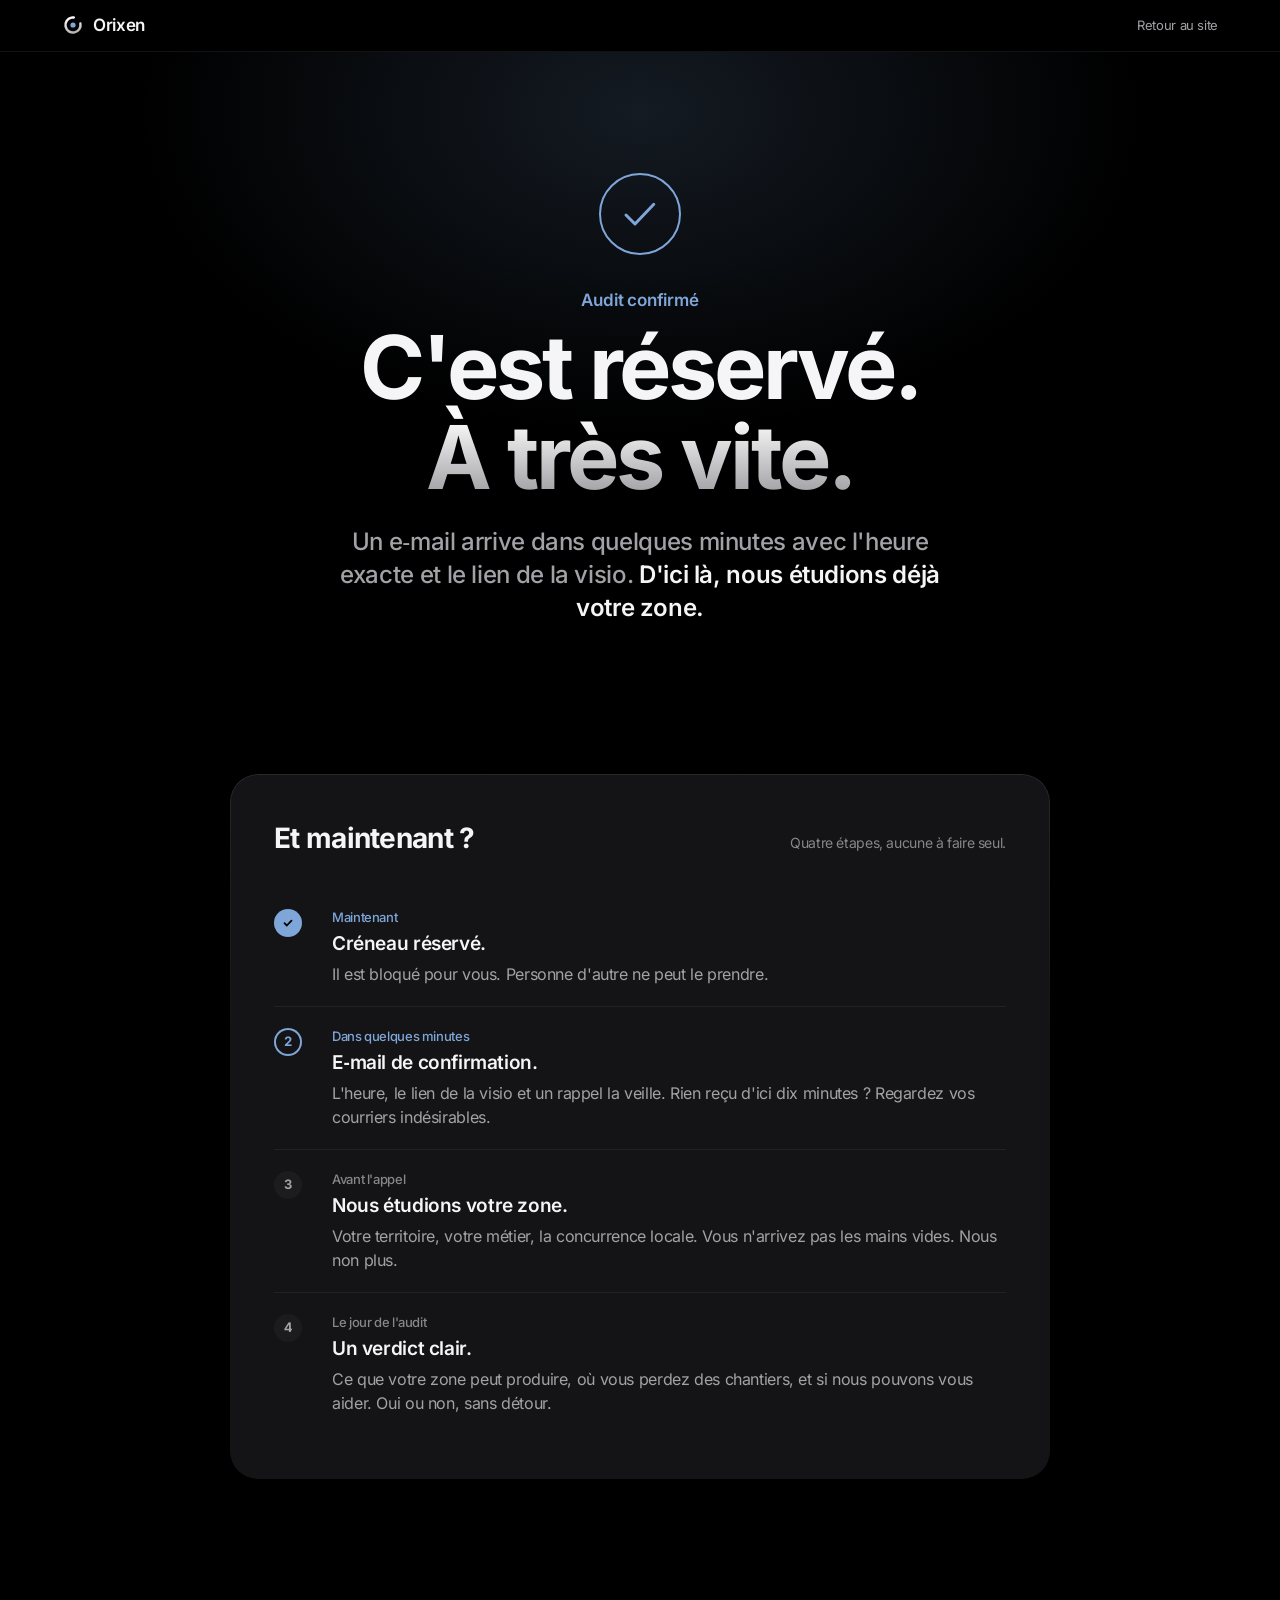
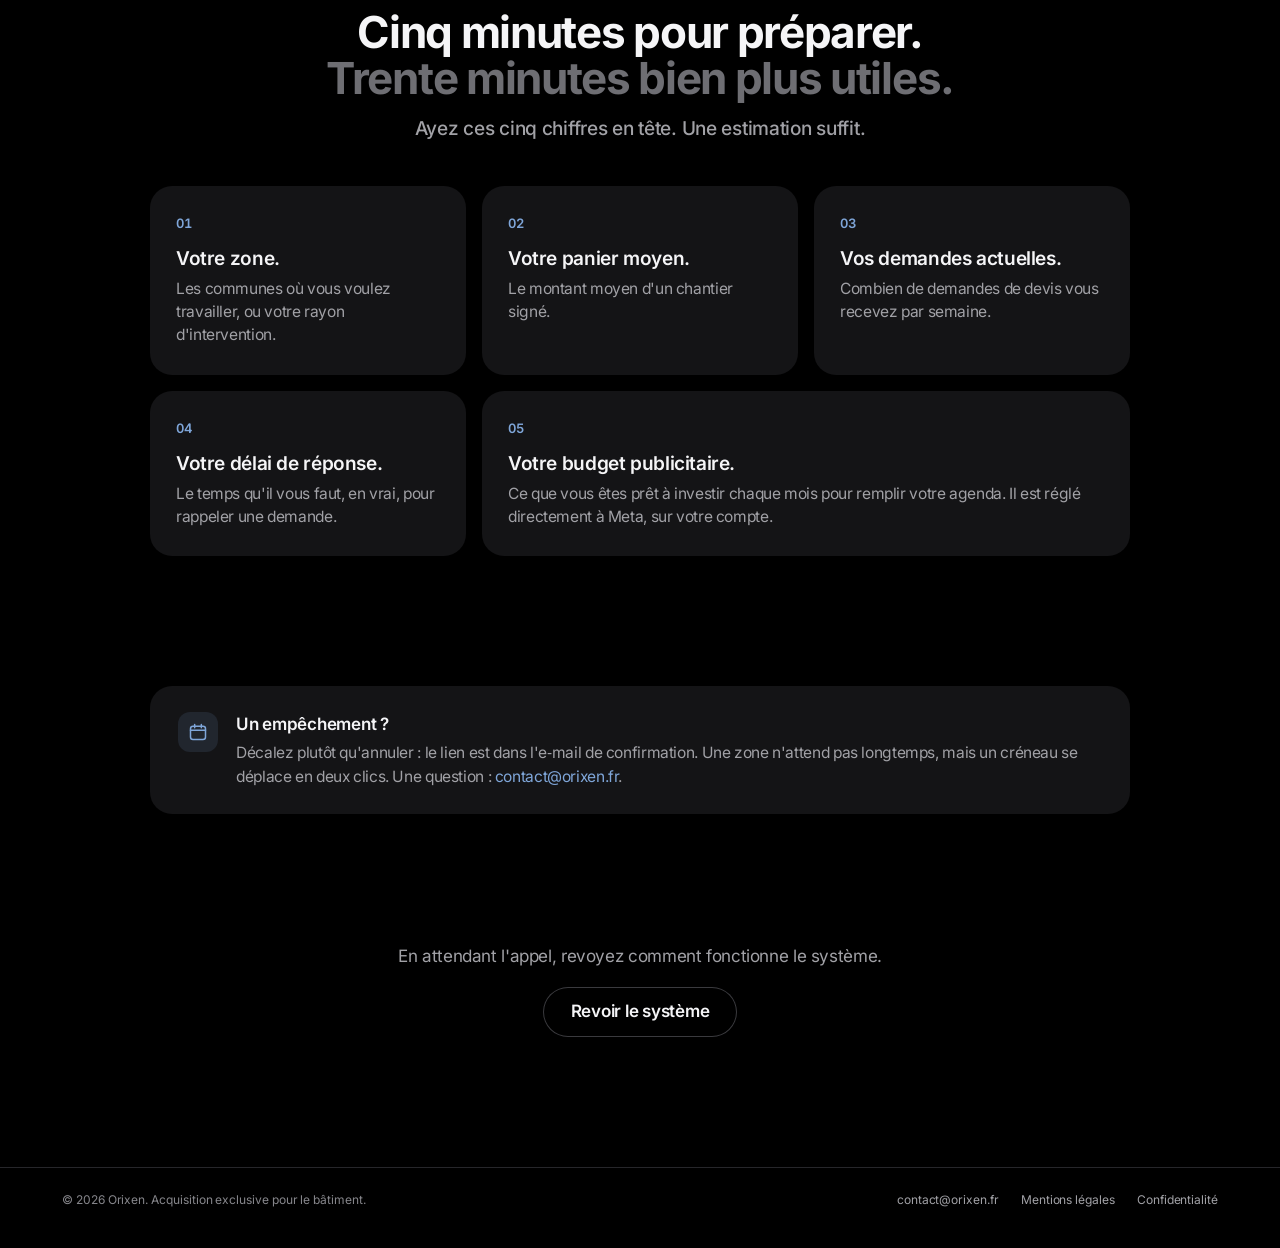
<file: confirmation/index.html>
<!DOCTYPE html>
<html lang="fr">
<head>
<meta charset="UTF-8">
<meta name="viewport" content="width=device-width, initial-scale=1, viewport-fit=cover">
<title>C'est réservé | Orixen</title>
<meta name="description" content="Votre audit Orixen est réservé.">
<meta name="robots" content="noindex, nofollow">
<meta name="theme-color" content="#000000">
<meta name="color-scheme" content="dark">
<meta name="format-detection" content="telephone=no">
<link rel="icon" href="/favicon.ico?v=3" sizes="48x48">
<link rel="icon" href="/assets/logo.svg?v=3" type="image/svg+xml">
<link rel="apple-touch-icon" href="/assets/apple-touch-icon.png?v=3">
<link rel="manifest" href="/site.webmanifest">
<script>document.documentElement.className+=' js'</script>
<link rel="stylesheet" href="/assets/orixen.css">
<link rel="stylesheet" href="/assets/pages.css">
</head>
<body>

<header class="nav">
  <div class="wrap wide">
    <a href="/" class="logo" aria-label="Orixen, accueil"><img src="/assets/mark.svg" width="22" height="22" alt="">Orixen</a>
    <a href="/" class="back">Retour au site</a>
  </div>
</header>

<main>

<section class="conf">
  <div class="wrap in-seq">
    <svg class="seal" viewBox="0 0 84 84" fill="none" aria-hidden="true"><circle cx="42" cy="42" r="40" stroke="#7fa6d9" stroke-width="2"/><path d="M28 43l9 9 19-20" stroke="#7fa6d9" stroke-width="3" stroke-linecap="round" stroke-linejoin="round"/></svg>
    <p class="eyebrow">Audit confirmé</p>
    <h1 class="h1">C'est réservé.<br><span class="metal">À très vite.</span></h1>
    <p class="lead">Un e&#8209;mail arrive dans quelques minutes avec l'heure exacte et le lien de la visio. <b>D'ici là, nous étudions déjà votre zone.</b></p>
  </div>
</section>

<section class="block">
  <div class="wrap">
    <div class="track tile rv">
      <div class="track-head"><h2>Et maintenant&nbsp;?</h2><span>Quatre étapes, aucune à faire seul.</span></div>
      <ol class="tl">
        <li class="done"><span class="dot"><svg width="12" height="12" viewBox="0 0 12 12" fill="none"><path d="M2.5 6.2l2.3 2.3L9.5 3.6" stroke="#000" stroke-width="1.8" stroke-linecap="round" stroke-linejoin="round"/></svg></span><div><span class="when">Maintenant</span><h3>Créneau réservé.</h3><p>Il est bloqué pour vous. Personne d'autre ne peut le prendre.</p></div></li>
        <li class="now"><span class="dot">2</span><div><span class="when">Dans quelques minutes</span><h3>E&#8209;mail de confirmation.</h3><p>L'heure, le lien de la visio et un rappel la veille. Rien reçu d'ici dix minutes&nbsp;? Regardez vos courriers indésirables.</p></div></li>
        <li><span class="dot">3</span><div><span class="when">Avant l'appel</span><h3>Nous étudions votre zone.</h3><p>Votre territoire, votre métier, la concurrence locale. Vous n'arrivez pas les mains vides. Nous non plus.</p></div></li>
        <li><span class="dot">4</span><div><span class="when">Le jour de l'audit</span><h3>Un verdict clair.</h3><p>Ce que votre zone peut produire, où vous perdez des chantiers, et si nous pouvons vous aider. Oui ou non, sans détour.</p></div></li>
      </ol>
    </div>
  </div>
</section>

<section class="block">
  <div class="wrap">
    <div class="block-head rv">
      <h2 class="h2">Cinq minutes pour préparer.<br><span class="dim">Trente minutes bien plus utiles.</span></h2>
      <p class="lead">Ayez ces cinq chiffres en tête. Une estimation suffit.</p>
    </div>
    <div class="grid3">
      <div class="card rv"><p class="k">01</p><h3>Votre zone.</h3><p>Les communes où vous voulez travailler, ou votre rayon d'intervention.</p></div>
      <div class="card rv d1"><p class="k">02</p><h3>Votre panier moyen.</h3><p>Le montant moyen d'un chantier signé.</p></div>
      <div class="card rv d2"><p class="k">03</p><h3>Vos demandes actuelles.</h3><p>Combien de demandes de devis vous recevez par semaine.</p></div>
      <div class="card rv"><p class="k">04</p><h3>Votre délai de réponse.</h3><p>Le temps qu'il vous faut, en vrai, pour rappeler une demande.</p></div>
      <div class="card wide rv d1"><p class="k">05</p><h3>Votre budget publicitaire.</h3><p>Ce que vous êtes prêt à investir chaque mois pour remplir votre agenda. Il est réglé directement à Meta, sur votre compte.</p></div>
    </div>
  </div>
</section>

<section class="block">
  <div class="wrap">
    <div class="note-box rv">
      <div class="i"><svg viewBox="0 0 24 24" fill="none" stroke="currentColor" stroke-width="1.8" stroke-linecap="round" stroke-linejoin="round"><rect x="3" y="5" width="18" height="16" rx="3"/><path d="M3 10h18M8 3v4M16 3v4"/></svg></div>
      <div>
        <h3>Un empêchement&nbsp;?</h3>
        <p>Décalez plutôt qu'annuler&nbsp;: le lien est dans l'e&#8209;mail de confirmation. Une zone n'attend pas longtemps, mais un créneau se déplace en deux clics. Une question&nbsp;: <a href="mailto:contact@orixen.fr">contact@orixen.fr</a>.</p>
      </div>
    </div>
  </div>
</section>

<section class="end">
  <div class="wrap">
    <p>En attendant l'appel, revoyez comment fonctionne le système.</p>
    <div class="row-btn"><a href="/#systeme" class="btn btn-ghost">Revoir le système</a></div>
  </div>
</section>

</main>

<footer class="foot">
  <div class="wrap wide">
    <span>© 2026 Orixen. Acquisition exclusive pour le bâtiment.</span>
    <nav aria-label="Liens légaux">
      <a href="mailto:contact@orixen.fr">contact@orixen.fr</a>
      <a href="/mentions-legales/">Mentions légales</a>
      <a href="/confidentialite/">Confidentialité</a>
    </nav>
  </div>
</footer>

<script src="/assets/orixen.js" defer></script>
</body>
</html>
</file>
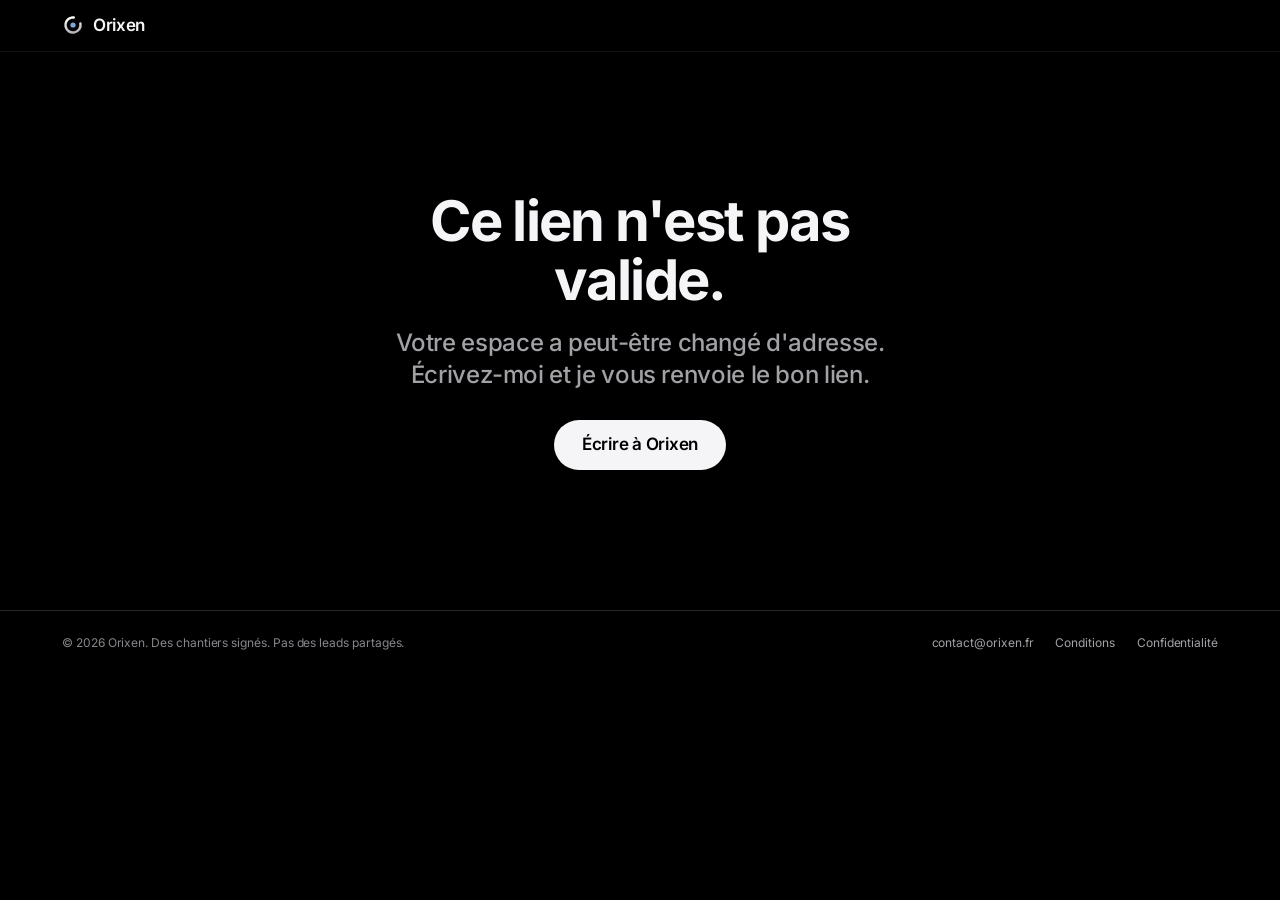
<file: espace/index.html>
<!DOCTYPE html>
<html lang="fr">
<head>
<meta charset="UTF-8">
<meta name="viewport" content="width=device-width, initial-scale=1, viewport-fit=cover">
<title>Votre espace | Orixen</title>
<meta name="robots" content="noindex, nofollow">
<meta name="theme-color" content="#000000">
<meta name="color-scheme" content="dark">
<meta name="format-detection" content="telephone=no">
<link rel="icon" href="/favicon.ico?v=3" sizes="48x48">
<link rel="icon" href="/assets/logo.svg?v=3" type="image/svg+xml">
<link rel="apple-touch-icon" href="/assets/apple-touch-icon.png?v=3">
<link rel="manifest" href="/site.webmanifest">
<script>document.documentElement.className+=' js'</script>
<link rel="stylesheet" href="/assets/orixen.css">
<link rel="stylesheet" href="/assets/pages.css">
<style>
.sp-hero{padding:clamp(64px,9vw,112px) 0 clamp(40px,6vw,64px);text-align:center;position:relative;overflow:hidden}
.sp-hero::before{content:'';position:absolute;left:50%;top:-280px;width:1100px;height:680px;transform:translateX(-50%);background:radial-gradient(closest-side,rgba(var(--ice-rgb),.18),transparent);pointer-events:none}
.sp-hero .wrap{position:relative}
.sp-hero .eyebrow{color:var(--ice)}
.sp-hero .lead{max-width:600px;margin:22px auto 0}
.sp-sec{padding:0 0 clamp(20px,3vw,28px)}
.sp-grid{display:grid;grid-template-columns:1.1fr .9fr;gap:16px}
.sp-card{background:var(--tile);border-radius:28px;padding:clamp(24px,4vw,40px);position:relative;overflow:hidden}
.sp-k{font-size:13px;font-weight:600;color:var(--text-3);letter-spacing:-.005em;margin-bottom:10px}
.sp-card h2{font-size:clamp(24px,3vw,32px);font-weight:700;letter-spacing:-.03em;line-height:1.1}
.sp-card p.sub{color:var(--text-2);font-size:16px;line-height:1.5;margin-top:10px}

/* compteur de garantie */
.ring{display:flex;align-items:center;gap:clamp(20px,4vw,36px);margin-top:22px}
.ring svg{width:148px;height:148px;flex:none;transform:rotate(-90deg)}
.ring .bg{stroke:#26262a}
.ring .fg{stroke:url(#gr);stroke-linecap:round;transition:stroke-dashoffset 1.6s var(--ease)}
.ring-n{position:relative}
.ring-n b{position:absolute;inset:0;display:flex;align-items:center;justify-content:center;flex-direction:column;font-size:38px;font-weight:700;letter-spacing:-.04em;font-variant-numeric:tabular-nums}
.ring-n b small{font-size:13px;font-weight:500;color:var(--text-3);letter-spacing:0;margin-top:2px}
.ring-t p{color:var(--text-2);font-size:15.5px;line-height:1.5}
.ring-t p+p{margin-top:8px}
.ring-t strong{color:var(--text)}

/* vidéo */
.vid{aspect-ratio:9/16;max-height:420px;width:100%;border-radius:20px;background:#000;margin-top:18px;object-fit:cover}
.vid-empty{aspect-ratio:16/10;border-radius:20px;background:linear-gradient(180deg,#1c1c1f,#141416);margin-top:18px;display:flex;align-items:center;justify-content:center;text-align:center;color:var(--text-3);font-size:15px;padding:24px}

/* tâches */
.todo{display:grid;gap:10px;margin-top:20px}
.todo a,.todo div.t{display:grid;grid-template-columns:30px 1fr auto;gap:14px;align-items:center;background:var(--tile-2);border-radius:18px;padding:16px 18px;transition:background .25s var(--ease)}
.todo a:hover{background:#222225}
.todo .c{width:26px;height:26px;border-radius:50%;box-shadow:inset 0 0 0 2px #3a3a3e;display:flex;align-items:center;justify-content:center}
.todo .ok .c{background:var(--ice);box-shadow:none}
.todo h3{font-size:16.5px;font-weight:600;letter-spacing:-.015em}
.todo p{font-size:14px;color:var(--text-3);margin-top:2px}
.todo .ok h3{color:var(--text-2);text-decoration:line-through;text-decoration-color:#48484d}
.todo .go{font-size:14px;font-weight:600;color:var(--ice);white-space:nowrap}

/* zone */
.chips{display:flex;flex-wrap:wrap;gap:8px;margin-top:20px}
.chips span{background:var(--tile-2);border-radius:980px;padding:8px 14px;font-size:14.5px;font-weight:500;color:var(--text)}
.lock{display:inline-flex;align-items:center;gap:8px;margin-top:18px;font-size:14px;color:var(--ice)}

/* outils */
.tools{display:grid;grid-template-columns:repeat(4,1fr);gap:12px;margin-top:20px}
.tools a{background:var(--tile-2);border-radius:18px;padding:18px;display:block;transition:background .25s var(--ease)}
.tools a:hover{background:#222225}
.tools b{display:block;font-size:15.5px;font-weight:600;letter-spacing:-.015em}
.tools span{display:block;font-size:13.5px;color:var(--text-3);margin-top:4px}

/* rapport */
.stats{display:grid;grid-template-columns:repeat(4,1fr);gap:12px;margin-top:20px}
.stats div{background:var(--tile-2);border-radius:18px;padding:16px 18px}
.stats b{display:block;font-size:28px;font-weight:700;letter-spacing:-.03em;font-variant-numeric:tabular-nums}
.stats span{font-size:13px;color:var(--text-3)}
.note{margin-top:16px;color:var(--text-2);font-size:15.5px;line-height:1.5}

/* mot de Marcus */
.word{font-size:clamp(19px,2.2vw,23px);line-height:1.45;letter-spacing:-.02em;font-weight:500;margin-top:16px}
.sign{display:flex;align-items:center;gap:12px;margin-top:22px;color:var(--text-2);font-size:15px}
.sign img{width:36px;height:36px;border-radius:10px}

.contact{display:flex;flex-wrap:wrap;gap:10px;margin-top:22px}
.sp-empty{max-width:520px;margin:0 auto;text-align:center;padding:140px 0}
[hidden]{display:none!important}

@media(max-width:860px){
  .sp-grid{grid-template-columns:1fr}
  .tools,.stats{grid-template-columns:repeat(2,1fr)}
  .ring svg{width:120px;height:120px}
}
@media(max-width:480px){
  .ring{flex-direction:column;align-items:flex-start}
  .todo a,.todo div.t{grid-template-columns:30px 1fr}
  .todo .go{grid-column:2}
}
</style>
</head>
<body>

<header class="nav">
  <div class="wrap wide">
    <a href="/" class="logo" aria-label="Orixen, accueil"><img src="/assets/mark.svg" width="22" height="22" alt="">Orixen</a>
    <span class="back" id="h-ent"></span>
  </div>
</header>

<main id="app" hidden>

<section class="sp-hero">
  <div class="wrap in-seq">
    <p class="eyebrow" id="h-eye">Votre espace Orixen</p>
    <h1 class="h1" id="h-title">Bonjour.</h1>
    <p class="lead" id="h-lead"></p>
  </div>
</section>

<section class="sp-sec">
  <div class="wrap wide">
    <div class="status rv" role="list" id="status"></div>
  </div>
</section>

<section class="sp-sec">
  <div class="wrap wide sp-grid">
    <div class="sp-card rv">
      <p class="sp-k">Votre garantie</p>
      <h2 id="g-title">15 demandes en 30 jours.</h2>
      <div class="ring">
        <div class="ring-n">
          <svg viewBox="0 0 148 148" aria-hidden="true">
            <defs><linearGradient id="gr" x1="0" y1="0" x2="1" y2="1"><stop offset="0" stop-color="#ffffff"/><stop offset="1" stop-color="#7fa6d9"/></linearGradient></defs>
            <circle class="bg" cx="74" cy="74" r="64" fill="none" stroke-width="10"/>
            <circle class="fg" id="g-arc" cx="74" cy="74" r="64" fill="none" stroke-width="10" stroke-dasharray="402.1" stroke-dashoffset="402.1"/>
          </svg>
          <b><span id="g-n">0</span><small id="g-of">sur 15</small></b>
        </div>
        <div class="ring-t" id="g-text"></div>
      </div>
    </div>
    <div class="sp-card rv d1">
      <p class="sp-k">Un mot de Marcus</p>
      <h2>Votre zone, en vidéo.</h2>
      <video class="vid" id="v" controls playsinline preload="metadata" hidden></video>
      <div class="vid-empty" id="v-empty">Votre vidéo de bienvenue arrive très vite.<br>Une minute, commune par commune.</div>
    </div>
  </div>
</section>

<section class="sp-sec" id="rep-sec" hidden>
  <div class="wrap wide">
    <div class="sp-card rv">
      <p class="sp-k" id="rep-k">Votre semaine</p>
      <h2 id="rep-title">Vos chiffres.</h2>
      <div class="stats" id="rep-stats"></div>
      <p class="note" id="rep-note"></p>
    </div>
  </div>
</section>

<section class="sp-sec">
  <div class="wrap wide sp-grid">
    <div class="sp-card rv">
      <p class="sp-k">La suite</p>
      <h2>Vos 7 premiers jours.</h2>
      <ol class="tl" id="tl" style="margin-top:14px"></ol>
    </div>
    <div class="sp-card rv d1">
      <p class="sp-k">Ce qu'il me faut de vous</p>
      <h2>Trois choses.<br><span class="dim">Rien de plus.</span></h2>
      <div class="todo" id="todo"></div>
    </div>
  </div>
</section>

<section class="sp-sec">
  <div class="wrap wide">
    <div class="sp-card rv">
      <p class="sp-k">Votre zone exclusive</p>
      <h2>Ces communes sont à vous.</h2>
      <p class="sub">Aucun autre couvreur n'y est accepté tant que nous travaillons ensemble. C'est écrit dans votre contrat.</p>
      <div class="chips" id="chips"></div>
      <p class="lock"><svg width="14" height="14" viewBox="0 0 24 24" fill="none" stroke="currentColor" stroke-width="2.2" stroke-linecap="round" stroke-linejoin="round"><rect x="4" y="11" width="16" height="10" rx="2.5"/><path d="M8 11V7a4 4 0 0 1 8 0v4"/></svg>Fermée à vos concurrents</p>
    </div>
  </div>
</section>

<section class="sp-sec">
  <div class="wrap wide">
    <div class="sp-card rv">
      <p class="sp-k">Vos outils</p>
      <h2>Tout est ici.</h2>
      <div class="tools" id="tools"></div>
    </div>
  </div>
</section>

<section class="sp-sec" style="padding-bottom:clamp(80px,10vw,120px)">
  <div class="wrap wide">
    <div class="sp-card rv">
      <p class="sp-k">De Marcus</p>
      <p class="word" id="word"></p>
      <div class="sign"><img src="/assets/apple-touch-icon.png?v=3" alt="">Marcus · Orixen</div>
      <div class="contact" id="contact"></div>
    </div>
  </div>
</section>

</main>

<main id="none" hidden>
  <div class="wrap sp-empty">
    <h1 class="h2">Ce lien n'est pas valide.</h1>
    <p class="lead" style="margin-top:16px">Votre espace a peut-être changé d'adresse. Écrivez-moi et je vous renvoie le bon lien.</p>
    <div class="row-btn" style="margin-top:28px"><a href="mailto:contact@orixen.fr" class="btn">Écrire à Orixen</a></div>
  </div>
</main>

<footer class="foot">
  <div class="wrap wide">
    <span>© 2026 Orixen. Des chantiers signés. Pas des leads partagés.</span>
    <nav aria-label="Liens légaux">
      <a href="mailto:contact@orixen.fr">contact@orixen.fr</a>
      <a href="/conditions/">Conditions</a>
      <a href="/confidentialite/">Confidentialité</a>
    </nav>
  </div>
</footer>

<script>
(function () {
  var $ = function (id) { return document.getElementById(id); };
  var esc = function (s) { return String(s == null ? '' : s).replace(/[&<>"']/g, function (c) { return { '&': '&amp;', '<': '&lt;', '>': '&gt;', '"': '&quot;', "'": '&#39;' }[c]; }); };
  var safe = function (u) { return /^(https:\/\/|mailto:|tel:|sms:|\/)/.test(u || '') ? u : ''; };
  var day = function (d, withTime) {
    if (!d) return '';
    var o = { weekday: 'long', day: 'numeric', month: 'long' };
    if (withTime) { o.hour = '2-digit'; o.minute = '2-digit'; }
    var s = new Date(d).toLocaleDateString('fr-FR', o).replace(':', 'h');
    return s.charAt(0).toUpperCase() + s.slice(1);
  };
  var check = '<svg width="12" height="12" viewBox="0 0 12 12" fill="none"><path d="M2.5 6.2l2.3 2.3L9.5 3.6" stroke="#000" stroke-width="1.8" stroke-linecap="round" stroke-linejoin="round"/></svg>';

  var id = new URLSearchParams(location.search).get('c') || '';
  if (!/^[a-z0-9-]{6,64}$/.test(id)) return show(false);
  fetch('/espace/c/' + id + '.json', { cache: 'no-store' })
    .then(function (r) { if (!r.ok) throw 0; return r.json(); })
    .then(render)
    .catch(function () { show(false); });

  function show(ok) { $(ok ? 'app' : 'none').hidden = false; }

  function render(c) {
    var L = c.liens || {}, D = c.dates || {}, T = c.taches || {};
    var obj = c.objectif || 15, n = Math.min(c.demandes || 0, 999);
    var live = !!D.mise_en_ligne && new Date(D.mise_en_ligne) <= new Date();
    document.title = c.entreprise + ' | Orixen';
    $('h-ent').textContent = c.entreprise;
    $('h-title').innerHTML = 'Bonjour ' + esc(c.prenom) + '.<br><span class="metal">' + (live ? 'Vos demandes arrivent.' : 'Votre zone est à vous.') + '</span>';
    $('h-lead').textContent = live
      ? 'Vos publicités tournent depuis le ' + day(D.mise_en_ligne).toLowerCase() + '. Ici, vous suivez tout, à tout moment.'
      : 'Tout ce qui se passe pour ' + c.entreprise + ', jour par jour. Vous n’avez presque rien à faire.';

    var st = [
      ['Votre zone', 'Réservée', 'ok'],
      ['Votre système', live ? 'En ligne' : 'En configuration', live ? 'ok' : 'live'],
      ['Mise en ligne', D.mise_en_ligne ? (live ? 'Faite' : day(D.mise_en_ligne)) : 'Sous 7 jours', live ? 'ok' : ''],
      ['Demandes reçues', String(n), n ? 'ok' : '']
    ];
    $('status').innerHTML = st.map(function (s) { return '<div role="listitem" class="' + s[2] + '"><small>' + esc(s[0]) + '</small><b>' + esc(s[1]) + '</b></div>'; }).join('');

    $('g-of').textContent = 'sur ' + obj;
    var end = D.mise_en_ligne ? new Date(new Date(D.mise_en_ligne).getTime() + 30 * 864e5) : null;
    var left = end ? Math.max(0, Math.ceil((end - new Date()) / 864e5)) : null;
    var gt = [];
    if (!live) gt.push('Le compteur démarre le jour de la mise en ligne' + (D.mise_en_ligne ? ', <strong>' + esc(day(D.mise_en_ligne).toLowerCase()) + '</strong>.' : '.'));
    else if (n >= obj) gt.push('<strong>Objectif atteint.</strong> ' + n + ' demandes qualifiées reçues.');
    else gt.push('<strong>' + (obj - n) + ' demandes</strong> encore, et il reste <strong>' + left + ' jours</strong>.');
    gt.push('Si elles ne sont pas là à temps, je continue gratuitement jusqu’à ce que vous les ayez.');
    $('g-text').innerHTML = gt.map(function (p) { return '<p>' + p + '</p>'; }).join('');
    var go = function () { $('g-n').textContent = n; $('g-arc').style.strokeDashoffset = 402.1 * (1 - Math.min(n / obj, 1)); };
    setTimeout(go, 500);

    if (safe(c.video)) { $('v').src = c.video; $('v').hidden = false; $('v-empty').hidden = true; }

    if (c.rapport) {
      var R = c.rapport;
      $('rep-sec').hidden = false;
      $('rep-k').textContent = 'Votre semaine' + (R.semaine ? ' · ' + R.semaine : '');
      $('rep-title').textContent = R.titre || 'Vos chiffres.';
      $('rep-stats').innerHTML = [[R.demandes, 'demandes'], [R.cout != null ? R.cout + ' €' : '', 'par demande'], [R.devis, 'devis'], [R.signes, 'chantiers signés']]
        .map(function (s) { return '<div><b>' + esc(s[0] == null || s[0] === '' ? '·' : s[0]) + '</b><span>' + s[1] + '</span></div>'; }).join('');
      $('rep-note').textContent = R.note || '';
    }

    var steps = [
      ['signature', 'Signature et paiement', 'Votre zone est fermée à vos concurrents.'],
      ['appel', 'Appel de lancement', '30 minutes ensemble : vos accès, vos photos, votre zone.', true],
      ['apercus', 'Vos publicités', 'Je vous les envoie avec vos photos et votre nom. Vous validez d’un « OK ».'],
      ['test', 'La demande de test', 'Une fausse demande, pour vérifier que tout arrive sur votre téléphone.'],
      ['mise_en_ligne', 'Mise en ligne', 'Les demandes arrivent. Le compteur de votre garantie démarre.']
    ];
    var now = new Date(), cur = -1;
    steps.forEach(function (s, i) { if (D[s[0]] && new Date(D[s[0]]) <= now) cur = i; });
    $('tl').innerHTML = steps.map(function (s, i) {
      var cls = i <= cur ? 'done' : (i === cur + 1 ? 'now' : '');
      var when = i <= cur ? 'Fait' : (D[s[0]] ? day(D[s[0]], s[3]) : 'À venir');
      return '<li class="' + cls + '"><span class="dot">' + (i <= cur ? check : (i + 1)) + '</span><div><span class="when">' + esc(when) + '</span><h3>' + s[1] + '</h3><p>' + s[2] + '</p></div></li>';
    }).join('');

    var todo = [
      ['acces', 'Vos accès Facebook', 'Un lien, deux clics. Vous restez propriétaire de tout.', L.acces, 'Donner l’accès'],
      ['photos', '20 photos de vos chantiers', 'Des avant et après, prises au téléphone, ça suffit.', L.photos, 'Envoyer'],
      ['telephone', 'Le téléphone des demandes', c.telephone ? 'Vos demandes arriveront au ' + c.telephone + '.' : 'Celui qui recevra vos demandes par SMS.', '', '']
    ];
    $('todo').innerHTML = todo.map(function (t) {
      var ok = !!T[t[0]], href = safe(t[3]);
      var inner = '<span class="c">' + (ok ? check : '') + '</span><div><h3>' + t[1] + '</h3><p>' + esc(t[2]) + '</p></div>' + (!ok && href ? '<span class="go">' + t[4] + '</span>' : '');
      return (!ok && href) ? '<a class="' + (ok ? 'ok' : '') + '" href="' + esc(href) + '" target="_blank" rel="noopener">' + inner + '</a>' : '<div class="t ' + (ok ? 'ok' : '') + '">' + inner + '</div>';
    }).join('');

    $('chips').innerHTML = (c.communes || []).map(function (x) { return '<span>' + esc(x) + '</span>'; }).join('');

    var tools = [
      [L.script, 'Script de rappel', 'Quoi dire, mot pour mot'],
      [L.fiche, 'Fiche de suivi', '10 secondes par demande'],
      [L.guide, 'Guide de démarrage', '3 minutes de lecture'],
      ['/conditions/', 'Vos conditions', 'La garantie, noir sur blanc']
    ].filter(function (t) { return safe(t[0]); });
    $('tools').innerHTML = tools.map(function (t) { return '<a href="' + esc(t[0]) + '" target="_blank" rel="noopener"><b>' + t[1] + '</b><span>' + t[2] + '</span></a>'; }).join('');

    $('word').textContent = c.mot || ('Merci pour votre confiance, ' + c.prenom + '. Mon travail, c’est que vous n’ayez jamais à vous demander où on en est. Si une question vous vient, écrivez-moi : je réponds le jour même.');
    var tel = (c.marcus_tel || '+33627776832').replace(/[^+\d]/g, '');
    $('contact').innerHTML = '<a class="btn" href="https://wa.me/' + tel.replace('+', '') + '" target="_blank" rel="noopener">WhatsApp</a><a class="btn btn-ghost" href="sms:' + tel + '">SMS</a><a class="btn btn-ghost" href="tel:' + tel + '">Appeler</a>';

    show(true);
  }
})();
</script>
<script src="/assets/orixen.js" defer></script>
</body>
</html>
</file>
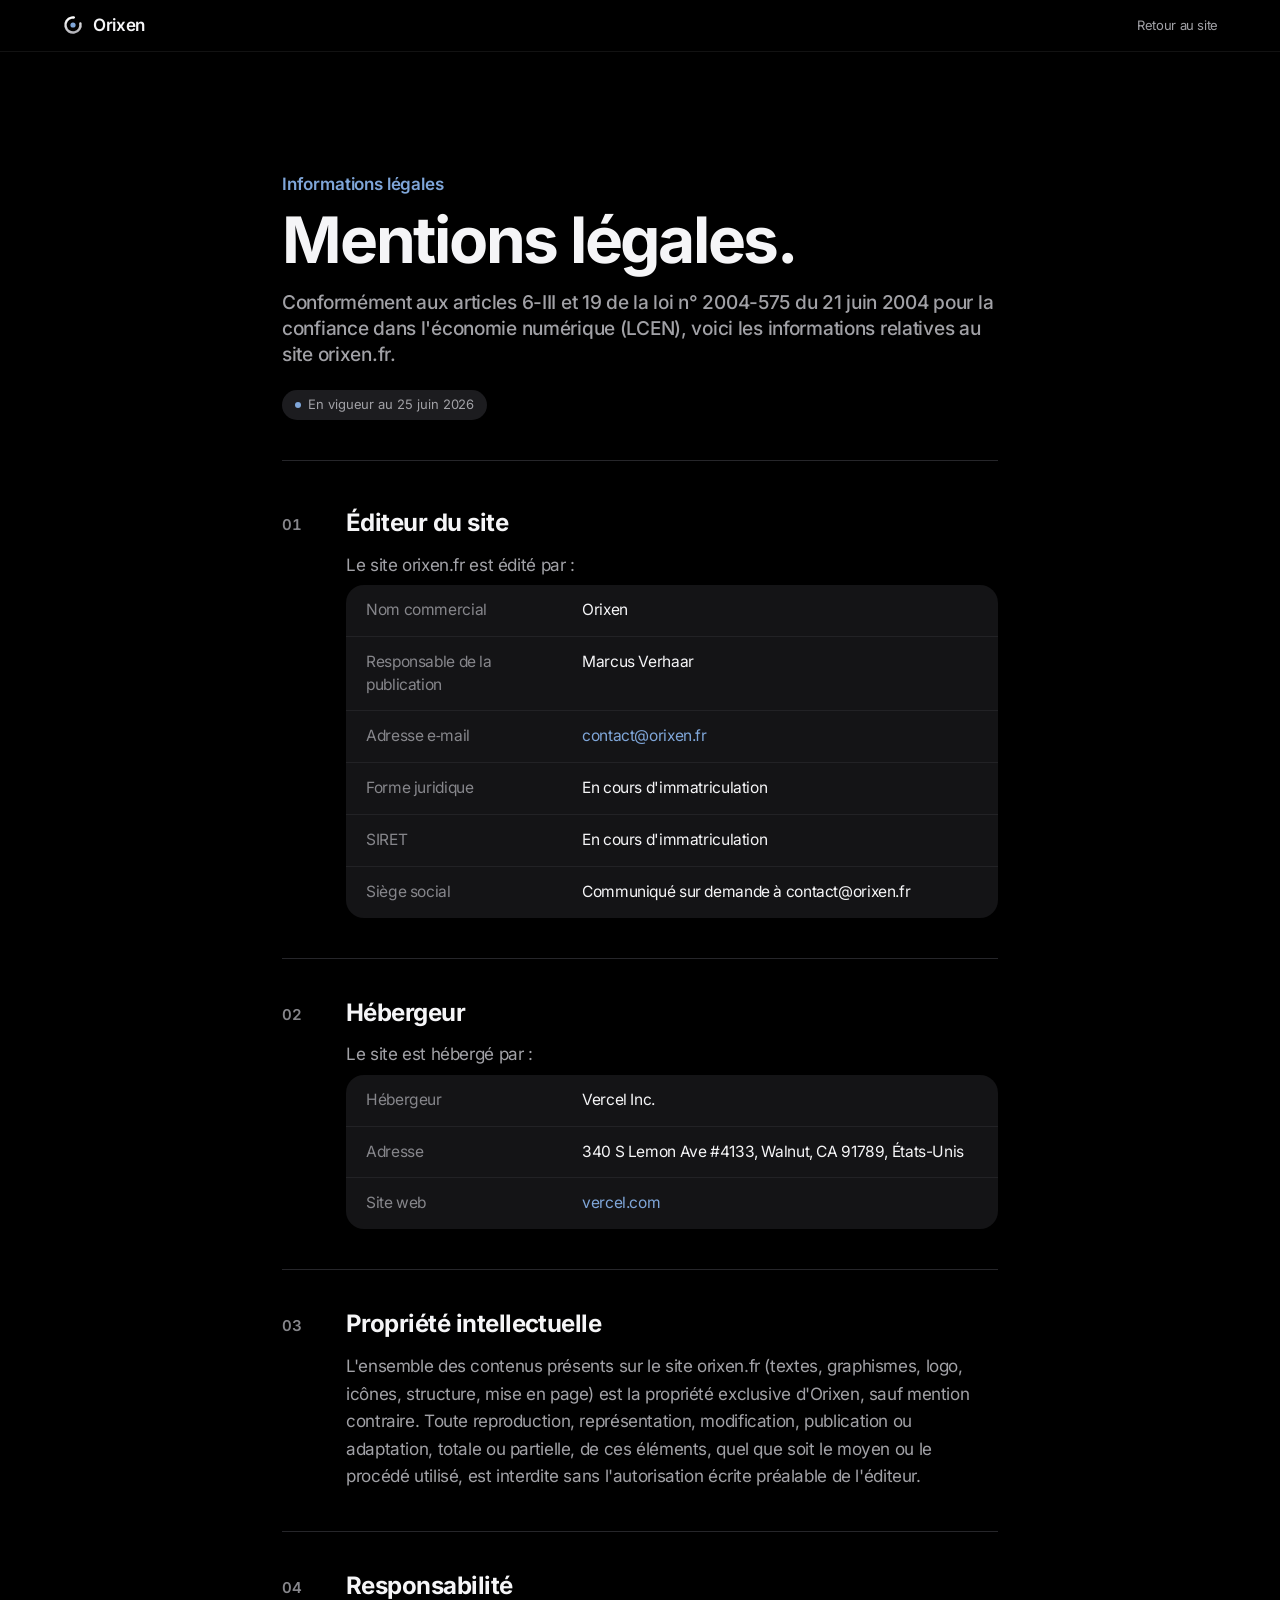
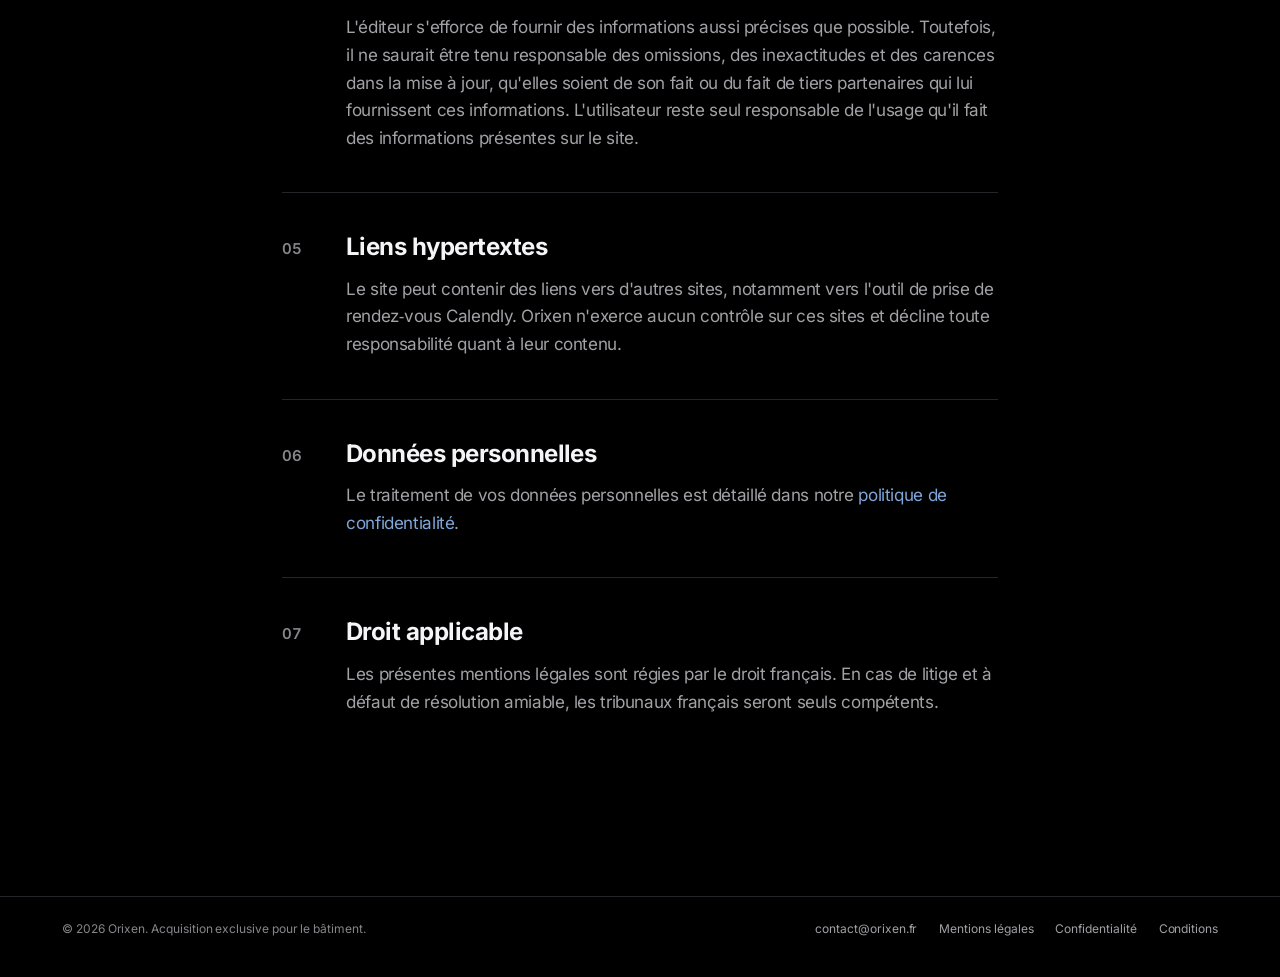
<file: mentions-legales/index.html>
<!DOCTYPE html>
<html lang="fr">
<head>
<meta charset="UTF-8">
<meta name="viewport" content="width=device-width, initial-scale=1, viewport-fit=cover">
<title>Mentions légales | Orixen</title>
<meta name="description" content="Mentions légales du site orixen.fr : éditeur, hébergeur, propriété intellectuelle et droit applicable.">
<link rel="canonical" href="https://www.orixen.fr/mentions-legales/">
<meta name="robots" content="index, follow">
<meta name="theme-color" content="#000000">
<meta name="color-scheme" content="dark">
<meta name="format-detection" content="telephone=no">
<meta property="og:type" content="website">
<meta property="og:url" content="https://www.orixen.fr/mentions-legales/">
<meta property="og:site_name" content="Orixen">
<meta property="og:locale" content="fr_FR">
<meta property="og:title" content="Mentions légales | Orixen">
<meta property="og:description" content="Mentions légales du site orixen.fr : éditeur, hébergeur, propriété intellectuelle et droit applicable.">
<meta property="og:image" content="https://www.orixen.fr/og-image.png">
<meta name="twitter:card" content="summary_large_image">
<link rel="icon" href="/favicon.ico?v=3" sizes="48x48">
<link rel="icon" href="/assets/logo.svg?v=3" type="image/svg+xml">
<link rel="apple-touch-icon" href="/assets/apple-touch-icon.png?v=3">
<link rel="manifest" href="/site.webmanifest">
<script>document.documentElement.className+=' js'</script>
<link rel="stylesheet" href="/assets/orixen.css">
</head>
<body>

<header class="nav">
  <div class="wrap wide">
    <a href="/" class="logo" aria-label="Orixen, accueil"><img src="/assets/mark.svg" width="22" height="22" alt="">Orixen</a>
    <a href="/" class="back">Retour au site</a>
  </div>
</header>

<main class="doc">
  <div class="wrap">
    <header class="doc-head">
      <p class="eyebrow">Informations légales</p>
      <h1>Mentions légales.</h1>
      <p class="lead">Conformément aux articles 6-III et 19 de la loi n°&nbsp;2004-575 du 21&nbsp;juin 2004 pour la confiance dans l'économie numérique (LCEN), voici les informations relatives au site orixen.fr.</p>
      <div class="meta"><span class="pill">En vigueur au 25&nbsp;juin 2026</span></div>
    </header>

    <section class="art">
      <span class="n">01</span>
      <div>
        <h2>Éditeur du site</h2>
        <p>Le site orixen.fr est édité par&nbsp;:</p>
        <dl class="kv">
          <div><dt>Nom commercial</dt><dd>Orixen</dd></div>
          <div><dt>Responsable de la publication</dt><dd>Marcus Verhaar</dd></div>
          <div><dt>Adresse e&#8209;mail</dt><dd><a href="mailto:contact@orixen.fr">contact@orixen.fr</a></dd></div>
          <div><dt>Forme juridique</dt><dd>En cours d'immatriculation</dd></div>
          <div><dt>SIRET</dt><dd>En cours d'immatriculation</dd></div>
          <div><dt>Siège social</dt><dd>Communiqué sur demande à contact@orixen.fr</dd></div>
        </dl>
      </div>
    </section>

    <section class="art">
      <span class="n">02</span>
      <div>
        <h2>Hébergeur</h2>
        <p>Le site est hébergé par&nbsp;:</p>
        <dl class="kv">
          <div><dt>Hébergeur</dt><dd>Vercel Inc.</dd></div>
          <div><dt>Adresse</dt><dd>340 S Lemon Ave #4133, Walnut, CA 91789, États-Unis</dd></div>
          <div><dt>Site web</dt><dd><a href="https://vercel.com" rel="noopener">vercel.com</a></dd></div>
        </dl>
      </div>
    </section>

    <section class="art">
      <span class="n">03</span>
      <div>
        <h2>Propriété intellectuelle</h2>
        <p>L'ensemble des contenus présents sur le site orixen.fr (textes, graphismes, logo, icônes, structure, mise en page) est la propriété exclusive d'Orixen, sauf mention contraire. Toute reproduction, représentation, modification, publication ou adaptation, totale ou partielle, de ces éléments, quel que soit le moyen ou le procédé utilisé, est interdite sans l'autorisation écrite préalable de l'éditeur.</p>
      </div>
    </section>

    <section class="art">
      <span class="n">04</span>
      <div>
        <h2>Responsabilité</h2>
        <p>L'éditeur s'efforce de fournir des informations aussi précises que possible. Toutefois, il ne saurait être tenu responsable des omissions, des inexactitudes et des carences dans la mise à jour, qu'elles soient de son fait ou du fait de tiers partenaires qui lui fournissent ces informations. L'utilisateur reste seul responsable de l'usage qu'il fait des informations présentes sur le site.</p>
      </div>
    </section>

    <section class="art">
      <span class="n">05</span>
      <div>
        <h2>Liens hypertextes</h2>
        <p>Le site peut contenir des liens vers d'autres sites, notamment vers l'outil de prise de rendez&#8209;vous Calendly. Orixen n'exerce aucun contrôle sur ces sites et décline toute responsabilité quant à leur contenu.</p>
      </div>
    </section>

    <section class="art">
      <span class="n">06</span>
      <div>
        <h2>Données personnelles</h2>
        <p>Le traitement de vos données personnelles est détaillé dans notre <a href="/confidentialite/">politique de confidentialité</a>.</p>
      </div>
    </section>

    <section class="art">
      <span class="n">07</span>
      <div>
        <h2>Droit applicable</h2>
        <p>Les présentes mentions légales sont régies par le droit français. En cas de litige et à défaut de résolution amiable, les tribunaux français seront seuls compétents.</p>
      </div>
    </section>
  </div>
</main>

<footer class="foot">
  <div class="wrap wide">
    <span>© 2026 Orixen. Acquisition exclusive pour le bâtiment.</span>
    <nav aria-label="Liens légaux">
      <a href="mailto:contact@orixen.fr">contact@orixen.fr</a>
      <a href="/mentions-legales/" aria-current="page">Mentions légales</a>
      <a href="/confidentialite/">Confidentialité</a>
      <a href="/conditions/">Conditions</a>
    </nav>
  </div>
</footer>

</body>
</html>
</file>
<file: assets/orixen.css>
/* Orixen — système visuel
   Noir profond, blanc cassé, titane, et une seule couleur : le bleu glacier. */

/* Inter servie depuis le site (aucun appel à Google), police variable 400 à 700, caractères latins */
@font-face{font-family:'Inter';font-style:normal;font-weight:400 700;font-display:swap;src:url(/assets/inter.woff2) format('woff2')}
/* Repli calé sur les mesures d'Inter : le texte ne bouge pas quand la police arrive */
@font-face{font-family:'Inter Fallback';src:local('Arial');size-adjust:107.12%;ascent-override:90.44%;descent-override:22.52%;line-gap-override:0%}

:root{
  --bg:#000;
  --tile:#141416;
  --tile-2:#1c1c1f;
  --line:#26262a;
  --text:#f5f5f7;
  --text-2:#a1a1a6;
  --text-3:#86868b;
  --ice:#7fa6d9;
  --ice-rgb:127,166,217;
  --font:-apple-system,BlinkMacSystemFont,'SF Pro Display','SF Pro Text','Inter','Inter Fallback','Helvetica Neue',Arial,sans-serif;
  --ease:cubic-bezier(.28,.11,.32,1);
}

*,*::before,*::after{box-sizing:border-box;margin:0;padding:0}
html{background:var(--bg);-webkit-text-size-adjust:100%;scroll-padding-top:64px;scroll-behavior:smooth;-webkit-tap-highlight-color:transparent}
body{background:var(--bg);color:var(--text);font-family:var(--font);font-size:17px;line-height:1.47;letter-spacing:-.022em;-webkit-font-smoothing:antialiased;-moz-osx-font-smoothing:grayscale;overflow-x:hidden;font-feature-settings:'cv11','ss01'}
a{color:inherit;text-decoration:none}
a,button,input,summary{touch-action:manipulation}
button{font:inherit;color:inherit;background:none;border:0;cursor:pointer}
svg{display:block}
::selection{background:rgba(var(--ice-rgb),.3)}
:focus-visible{outline:2px solid var(--ice);outline-offset:3px;border-radius:6px}

.wrap{max-width:1024px;margin:0 auto;padding:0 max(22px,env(safe-area-inset-right)) 0 max(22px,env(safe-area-inset-left))}
.wide{max-width:1200px}

/* ── Typographie ── */
.eyebrow{font-size:17px;font-weight:600;color:var(--text-2);margin-bottom:10px;letter-spacing:-.01em}
.h1{font-size:clamp(42px,7.2vw,88px);font-weight:700;line-height:1.02;letter-spacing:-.035em}
.h2{font-size:clamp(36px,5.4vw,56px);font-weight:700;line-height:1.06;letter-spacing:-.03em}
.h3{font-size:clamp(28px,3.4vw,40px);font-weight:700;line-height:1.1;letter-spacing:-.025em}
.lead{font-size:clamp(19px,2vw,24px);font-weight:500;line-height:1.36;color:var(--text-2);letter-spacing:-.015em}
.lead b{color:var(--text);font-weight:600}
.dim{color:#6e6e73}
.ice{color:var(--ice)}
.metal{background:linear-gradient(180deg,#fafafa 15%,#8e8e93 100%);-webkit-background-clip:text;background-clip:text;color:transparent}

/* ── Boutons ── */
.btn{display:inline-flex;align-items:center;justify-content:center;gap:10px;min-height:50px;padding:0 28px;border-radius:980px;background:var(--text);color:#000;font-size:17px;font-weight:600;letter-spacing:-.015em;transition:background .25s var(--ease),transform .25s var(--ease),box-shadow .25s var(--ease);box-shadow:0 0 0 0 rgba(var(--ice-rgb),0)}
@media(hover:hover){.btn:hover{background:#fff;box-shadow:0 0 0 6px rgba(var(--ice-rgb),.14)}}
.btn[aria-busy=true]{opacity:.7;cursor:progress}
.btn:active{transform:scale(.98)}
.btn-lg{min-height:58px;padding:0 34px;font-size:19px}
.btn-ghost{background:transparent;color:var(--text);box-shadow:inset 0 0 0 1px #3a3a3e}
@media(hover:hover){.btn-ghost:hover{background:rgba(255,255,255,.06);box-shadow:inset 0 0 0 1px #5a5a5f}}
.link{color:var(--ice);font-size:17px;display:inline-flex;align-items:center;gap:4px}
.link:hover{text-decoration:underline;text-underline-offset:3px}
.link::after{content:'›';font-size:1.15em;line-height:1;transform:translateY(-1px)}

/* ── Logo ── */
.logo{display:inline-flex;align-items:center;gap:9px;font-size:17px;font-weight:600;letter-spacing:-.02em}
.logo svg{width:22px;height:22px}

/* ── Navigation ── */
.nav{position:sticky;top:0;z-index:100;height:52px;background:rgba(0,0,0,.7);backdrop-filter:saturate(180%) blur(20px);-webkit-backdrop-filter:saturate(180%) blur(20px);border-bottom:1px solid rgba(255,255,255,.07)}
.nav .wrap{height:100%;display:flex;align-items:center;justify-content:space-between}
.nav ul{display:flex;gap:32px;list-style:none}
.nav ul a{font-size:12.5px;color:var(--text-2);transition:color .2s;letter-spacing:-.005em}
.nav ul a:hover,.nav ul a.on{color:var(--text)}
.nav .btn{min-height:32px;padding:0 15px;font-size:13px;font-weight:600;letter-spacing:-.01em}
.nav .back{font-size:13px;color:var(--text-2);transition:color .2s}
.nav .back:hover{color:var(--text)}
@media(max-width:734px){.nav ul{display:none}}

/* ── Sections ── */
.sec{padding:clamp(100px,13vw,160px) 0}
.center{text-align:center}
.center .lead{margin-left:auto;margin-right:auto}

/* ── Tuiles ── */
.tile{background:var(--tile);border-radius:28px;padding:clamp(28px,4vw,44px);overflow:hidden;position:relative}
.tile::before{content:'';position:absolute;inset:0;border-radius:inherit;padding:1px;background:linear-gradient(180deg,rgba(255,255,255,.09),rgba(255,255,255,0) 40%);-webkit-mask:linear-gradient(#000 0 0) content-box,linear-gradient(#000 0 0);-webkit-mask-composite:xor;mask-composite:exclude;pointer-events:none}

/* ── Apparition ── */
.js .rv{opacity:0;transform:translateY(30px);transition:opacity .9s var(--ease),transform .9s var(--ease)}
.js .rv.in{opacity:1;transform:none}
.d1{transition-delay:.1s}.d2{transition-delay:.2s}.d3{transition-delay:.3s}

/* ── Pied de page ── */
.foot{border-top:1px solid var(--line);padding:24px 0 40px;font-size:12px;color:var(--text-3);letter-spacing:-.005em;line-height:1.35}
.foot .wrap{display:flex;justify-content:space-between;align-items:center;gap:16px;flex-wrap:wrap}
.foot nav{display:flex;gap:22px;flex-wrap:wrap}
.foot a{color:var(--text-2)}
.foot a:hover{color:var(--text);text-decoration:underline;text-underline-offset:3px}

/* ── Pages de texte (légal) ── */
.doc{padding:clamp(72px,10vw,120px) 0 140px}
.doc .wrap{max-width:760px}
.doc-head{padding-bottom:40px;margin-bottom:8px;border-bottom:1px solid var(--line)}
.doc-head .eyebrow{color:var(--ice)}
.doc-head h1{font-size:clamp(40px,6vw,64px);font-weight:700;letter-spacing:-.035em;line-height:1.02;margin-bottom:18px}
.doc-head .lead{font-size:19px}
.doc-head .meta{margin-top:22px;display:flex;gap:10px;flex-wrap:wrap}
.pill{display:inline-flex;align-items:center;gap:7px;height:30px;padding:0 13px;border-radius:30px;background:var(--tile-2);font-size:13px;color:var(--text-2);letter-spacing:-.005em}
.pill::before{content:'';width:6px;height:6px;border-radius:50%;background:var(--ice)}
.toc{display:flex;flex-wrap:wrap;gap:8px;margin:32px 0 8px}
.toc a{font-size:13px;color:var(--text-2);background:var(--tile);border-radius:30px;padding:7px 14px;transition:color .2s,background .2s}
.toc a:hover{color:var(--text);background:var(--tile-2)}
.art{display:grid;grid-template-columns:56px 1fr;gap:0 8px;padding:40px 0;border-bottom:1px solid var(--line)}
.art:last-child{border-bottom:0}
.art .n{font-size:15px;font-weight:600;color:var(--text-3);font-variant-numeric:tabular-nums;padding-top:5px}
.art h2{font-size:24px;font-weight:700;letter-spacing:-.022em;line-height:1.2;margin-bottom:14px}
.art p,.art li{color:var(--text-2);line-height:1.62}
.art p+p,.art p+ul,.art ul+p{margin-top:12px}
.art ul{list-style:none}
.art li{position:relative;padding-left:20px;margin-top:8px}
.art li::before{content:'';position:absolute;left:2px;top:.72em;width:6px;height:6px;border-radius:50%;background:#48484d}
.art strong{color:var(--text);font-weight:600}
.art a{color:var(--ice)}
.art a:hover{text-decoration:underline;text-underline-offset:3px}
.kv{margin-top:6px;background:var(--tile);border-radius:18px;overflow:hidden}
.kv div{display:grid;grid-template-columns:200px 1fr;gap:16px;padding:14px 20px;font-size:15.5px}
.kv div+div{border-top:1px solid #222225}
.kv dt{color:var(--text-3)}
.kv dd{color:var(--text)}
@media(max-width:600px){
  .art{grid-template-columns:1fr}
  .art .n{padding:0 0 6px}
  .kv div{grid-template-columns:1fr;gap:2px}
}

@media(prefers-reduced-motion:reduce){
  html{scroll-behavior:auto}
  *,*::before,*::after{transition:none!important;animation:none!important}
  .js .rv{opacity:1;transform:none}
}
</file>
<file: command-center/cc.css>
/* Orixen Command Center · design system « Precision, not noise »
   Grille 8 px (pas de 4 px pour les ajustements) · cartes rayon 12, bordure 1 px, sans ombre
   Barre latérale 248 · barre supérieure 64 · contenu 1 440 max · marges 32 / 20 / 16 */
@font-face{font-family:'Inter';src:url('/assets/inter.woff2') format('woff2');font-weight:100 900;font-display:swap}

/* Couleurs de marque : Obsidian #101820 · Porcelain #FAFAF8 · Signal Blue #2878D0 · Verified Green #278354
   Contrastes vérifiés (WCAG) : texte 17,1:1 · secondaire 7,6:1 · discret 4,8:1 · bleu texte 4,5:1 · vert 4,5:1 */
:root{
  --obsidian:#101820;--porcelain:#FAFAF8;--signal:#2878D0;--verified:#278354;
  --bg:var(--porcelain);--surface:#ffffff;--surface-2:#f3f3ef;--hover:#eeeee9;
  --line:#e4e4df;--line-2:#d3d3cd;
  --text:var(--obsidian);--text-2:#4a5560;--text-3:#66717c;
  --action:#2674c9;--action-ink:#ffffff;--action-soft:#e9f1fb;--focus:var(--signal);
  --ok:var(--verified);--ok-soft:#e7f3ec;--warn:#9a5b00;--warn-soft:#fbf1e2;--err:#b4281e;--err-soft:#fbe9e7;--neutral-soft:#eeeee9;
  --s1:#2878d0;--s2:#a8742a;
  --side:248px;--top:64px;--r:12px;--r-s:8px;
  --t:160ms;--ease:cubic-bezier(.2,0,0,1);
  --font:'Inter',-apple-system,BlinkMacSystemFont,'Helvetica Neue',Arial,sans-serif;
  color-scheme:light;
}
:root[data-theme="dark"]{
  --bg:var(--obsidian);--surface:#16212b;--surface-2:#1b2733;--hover:#21303d;
  --line:#26323e;--line-2:#34424f;
  --text:#f2f2ee;--text-2:#b9c1c9;--text-3:#9aa4ae;
  --action:#5fa2ec;--action-ink:#101820;--action-soft:rgba(95,162,236,.14);--focus:#5fa2ec;
  --ok:#45b57a;--ok-soft:rgba(69,181,122,.14);--warn:#e9a23b;--warn-soft:rgba(233,162,59,.13);--err:#ff6b5e;--err-soft:rgba(255,107,94,.13);--neutral-soft:#1f2b37;
  --s1:#4f92de;--s2:#b8822c;
  color-scheme:dark;
}

*{box-sizing:border-box;margin:0;padding:0}
html{background:var(--bg);-webkit-text-size-adjust:100%}
body{background:var(--bg);color:var(--text);font:400 14.5px/1.5 var(--font);letter-spacing:-.006em;-webkit-font-smoothing:antialiased;font-feature-settings:'cv11','ss01'}
a{color:inherit;text-decoration:none}
button,input,select,textarea{font:inherit;color:inherit;letter-spacing:inherit}
button{cursor:pointer;background:none;border:0}
svg{flex:none}
.num,td,.metric b{font-variant-numeric:tabular-nums}
:focus-visible{outline:2px solid var(--focus);outline-offset:2px;border-radius:6px}
.sr{position:absolute;width:1px;height:1px;overflow:hidden;clip:rect(0 0 0 0);white-space:nowrap}
[hidden]{display:none!important}

/* ── Coque ── */
.app{display:grid;grid-template-columns:var(--side) 1fr;min-height:100vh}
.side{position:sticky;top:0;height:100vh;display:flex;flex-direction:column;border-right:1px solid var(--line);background:var(--surface)}
.logo{height:var(--top);display:flex;align-items:center;gap:10px;padding:0 20px;border-bottom:1px solid var(--line)}
.logo img{width:24px;height:24px;border-radius:6px}
.logo b{display:block;font-size:14px;font-weight:650;letter-spacing:-.01em;line-height:1.1}
.logo span{display:block;font-size:11.5px;color:var(--text-3);line-height:1.2}
.nav{padding:16px 12px;display:flex;flex-direction:column;gap:2px}
.nav .grp{font-size:12px;color:var(--text-3);padding:12px 8px 6px}
.nav .grp:first-child{padding-top:0}
.nav a{display:flex;align-items:center;gap:10px;height:36px;padding:0 10px;border-radius:var(--r-s);font-size:14px;font-weight:500;color:var(--text-2);transition:background var(--t) var(--ease),color var(--t) var(--ease)}
.nav a:hover{background:var(--hover);color:var(--text)}
.nav a.on{background:var(--surface-2);color:var(--text);box-shadow:inset 2px 0 0 var(--text)}
.nav .count{margin-left:auto;font-size:12px;color:var(--text-3)}
.nav .count.act{color:var(--action);font-weight:600}
.side-foot{margin-top:auto;padding:12px;border-top:1px solid var(--line)}
.am{display:flex;align-items:center;gap:10px;padding:8px;border-radius:var(--r-s)}
.am:hover{background:var(--hover)}
.av{width:32px;height:32px;border-radius:50%;background:var(--surface-2);border:1px solid var(--line);display:flex;align-items:center;justify-content:center;font-size:12px;font-weight:600;color:var(--text-2)}
.am b{display:block;font-size:13px;font-weight:600}.am span{font-size:12px;color:var(--text-3)}

.main{min-width:0;display:flex;flex-direction:column}
.top{position:sticky;top:0;z-index:30;height:var(--top);display:flex;align-items:center;gap:8px;padding:0 32px;background:var(--bg);border-bottom:1px solid var(--line)}
.top .ent{font-size:14px;font-weight:600;margin-right:12px;white-space:nowrap}
.top .mlogo{display:none}
.top .sp{flex:1}
.demo{font-size:12.5px;color:var(--text-3);padding:8px 32px;border-bottom:1px solid var(--line);background:var(--surface)}
.demo b{font-weight:600;color:var(--text-2)}
.content{width:100%;max-width:1440px;margin:0 auto;padding:32px 32px 64px}

/* ── Typographie ── */
.ph{display:flex;align-items:flex-end;justify-content:space-between;gap:16px;margin-bottom:32px;flex-wrap:wrap}
.ph h1{font-size:30px;font-weight:600;letter-spacing:-.025em;line-height:1.15}
.ph .sub{font-size:13px;color:var(--text-3);margin-top:4px}
.ph .acts{display:flex;gap:8px;flex-wrap:wrap}
.h-sec{font-size:18px;font-weight:600;letter-spacing:-.015em}
.lab{font-size:12.5px;color:var(--text-3);font-weight:450}
.muted{color:var(--text-3)}.t2{color:var(--text-2)}.small{font-size:13px}

/* Signature : le langage des plans (règle, index, cote) */
.rule{display:grid;grid-template-columns:auto 1fr auto;gap:12px;align-items:baseline;padding-bottom:12px;margin:40px 0 16px;border-bottom:1px solid var(--line-2)}
.rule:first-child{margin-top:0}
.rule .idx{font-size:12px;color:var(--text-3);font-variant-numeric:tabular-nums;min-width:20px}
.rule .meta{font-size:12.5px;color:var(--text-3)}

/* ── Surfaces ── */
.panel{background:var(--surface);border:1px solid var(--line);border-radius:var(--r)}
.pad{padding:24px}
.grid{display:grid;gap:16px}
.grid>*{min-width:0}
.g2{grid-template-columns:1fr 1fr}.g-main{grid-template-columns:minmax(0,1.6fr) minmax(0,1fr)}
.list>*+*{border-top:1px solid var(--line)}

/* ── Boutons : normal, survol, pression, focus, désactivé, chargement ── */
.btn{position:relative;display:inline-flex;align-items:center;justify-content:center;gap:8px;height:40px;padding:0 16px;border-radius:var(--r-s);border:1px solid var(--line-2);background:var(--surface);font-size:14px;font-weight:500;color:var(--text);white-space:nowrap;transition:background var(--t) var(--ease),border-color var(--t) var(--ease),transform 120ms var(--ease)}
.btn:hover{background:var(--hover)}
.btn:active{transform:translateY(1px)}
.btn.pri{background:var(--action);border-color:var(--action);color:var(--action-ink)}
.btn.pri:hover{background:color-mix(in srgb,var(--action) 88%,var(--text))}
.btn.ghost{border-color:transparent;background:transparent}
.btn.ghost:hover{background:var(--hover)}
.btn.lg{height:44px;padding:0 20px}
.btn.icon{width:40px;padding:0}
.btn[disabled]{opacity:.45;pointer-events:none}
.btn.loading{color:transparent;pointer-events:none}
.btn.loading::after{content:'';position:absolute;width:16px;height:16px;border-radius:50%;border:2px solid var(--text-3);border-top-color:transparent;animation:spin .7s linear infinite}
.btn.pri.loading::after{border-color:var(--action-ink);border-top-color:transparent}
@keyframes spin{to{transform:rotate(360deg)}}
.link{color:var(--action);font-weight:500}
.link:hover{text-decoration:underline;text-underline-offset:3px}

/* ── Langage des états : confirmé, estimé, incomplet, en erreur, action requise ── */
.state{display:inline-flex;align-items:center;gap:6px;font-size:13px;font-weight:500;white-space:nowrap;color:var(--text-2)}
.state svg{width:14px;height:14px}
.state.ok{color:var(--ok)}.state.warn{color:var(--warn)}.state.err{color:var(--err)}.state.act{color:var(--action)}.state.est,.state.unk,.state.chk{color:var(--text-3)}
.state.chk svg{animation:spin 1.6s linear infinite}
.tag{display:inline-flex;align-items:center;height:24px;padding:0 8px;border-radius:6px;font-size:12.5px;font-weight:500;background:var(--neutral-soft);color:var(--text-2);white-space:nowrap}
.dot{display:inline-block;width:6px;height:6px;border-radius:50%;background:var(--text-3);margin-right:8px;vertical-align:middle}
.dot.new{background:var(--action)}.dot.won{background:var(--ok)}.dot.lost{background:var(--line-2)}

/* ── Fil de preuve ── */
.proof{display:inline-flex;align-items:center;gap:4px;font-size:12px;color:var(--text-3);border-bottom:1px dotted var(--line-2);line-height:1.3}
.proof:hover{color:var(--text-2)}
.pop{position:fixed;z-index:90;width:300px;background:var(--surface);border:1px solid var(--line-2);border-radius:var(--r);padding:16px;font-size:13px}
.pop dl{display:grid;grid-template-columns:88px 1fr;gap:8px 12px}
.pop dt{color:var(--text-3)}
.pop h4{font-size:14px;font-weight:600;margin-bottom:10px}

/* ── Métriques ── */
.metrics{display:grid;grid-template-columns:repeat(4,1fr);border:1px solid var(--line);border-radius:var(--r);background:var(--surface)}
.metric{padding:20px 24px;min-width:0}
.metric+.metric{border-left:1px solid var(--line)}
.metric .lab{display:block}
.metric b{display:block;font-size:40px;font-weight:600;letter-spacing:-.03em;line-height:1.1;margin:8px 0 6px}
.metric .cmp{font-size:13px;color:var(--text-2)}
.metric .cmp .up{color:var(--ok)}.metric .cmp .down{color:var(--err)}
.metric .foot{display:flex;justify-content:space-between;gap:8px;margin-top:12px;flex-wrap:wrap}

/* ── Carte de priorité ── */
.prio{border:1px solid var(--text);border-radius:var(--r);background:var(--surface);padding:24px;display:grid;grid-template-columns:1fr auto;gap:16px 24px;align-items:end}
.prio h2{font-size:22px;font-weight:600;letter-spacing:-.02em;margin-top:6px}
.prio p{color:var(--text-2);margin-top:6px;max-width:640px}
.prio .who{display:flex;flex-wrap:wrap;gap:8px 16px;margin-top:12px;font-size:13px;color:var(--text-2)}

/* ── Activité, actions ── */
.feed a{display:grid;grid-template-columns:20px 1fr auto;gap:12px;align-items:start;padding:12px 24px;transition:background var(--t)}
.feed a:hover{background:var(--hover)}
.feed svg{color:var(--text-3);margin-top:2px}
.feed b{font-weight:500}
.feed time{font-size:12.5px;color:var(--text-3);white-space:nowrap}
.next{padding:24px}
.next h3{font-size:17px;font-weight:600;margin:6px 0 4px}
.next .who{font-size:13px;color:var(--text-3);margin-bottom:16px}

/* ── Barre d'outils, filtres ── */
.toolbar{display:flex;gap:8px;flex-wrap:wrap;align-items:center;margin-bottom:12px}
.search{flex:1 1 260px;display:flex;align-items:center;gap:8px;height:40px;padding:0 12px;border:1px solid var(--line-2);border-radius:var(--r-s);background:var(--surface)}
.search input{border:0;outline:0;background:transparent;width:100%}
.search:focus-within{border-color:var(--action)}
.select{height:40px;padding:0 32px 0 12px;border:1px solid var(--line-2);border-radius:var(--r-s);background:var(--surface) url("data:image/svg+xml,%3Csvg xmlns='http://www.w3.org/2000/svg' width='10' height='6'%3E%3Cpath d='M1 1l4 4 4-4' stroke='%2373737c' stroke-width='1.5' fill='none' stroke-linecap='round'/%3E%3C/svg%3E") no-repeat right 12px center;appearance:none;font-size:14px}
.chips{display:flex;gap:8px;flex-wrap:wrap;align-items:center;min-height:24px;margin-bottom:12px;font-size:13px;color:var(--text-3)}
.chip{display:inline-flex;align-items:center;gap:6px;height:28px;padding:0 6px 0 10px;border:1px solid var(--line-2);border-radius:6px;font-size:13px;color:var(--text);background:var(--surface)}
.chip button{width:20px;height:20px;border-radius:4px;display:flex;align-items:center;justify-content:center;color:var(--text-3)}
.chip button:hover{background:var(--hover)}
.seg{display:inline-flex;border:1px solid var(--line-2);border-radius:var(--r-s);overflow:hidden;background:var(--surface)}
.seg button{height:38px;padding:0 14px;font-size:13.5px;color:var(--text-2);border-left:1px solid var(--line)}
.seg button:first-child{border-left:0}
.seg button[aria-pressed="true"]{background:var(--surface-2);color:var(--text);font-weight:600}
.tabs{display:flex;gap:24px;border-bottom:1px solid var(--line);margin-bottom:24px;overflow-x:auto;scrollbar-width:none}
.tabs button{height:40px;font-size:14px;font-weight:500;color:var(--text-3);border-bottom:2px solid transparent;margin-bottom:-1px;white-space:nowrap}
.tabs button[aria-selected="true"]{color:var(--text);border-color:var(--text)}

/* ── Tableaux ── */
.table-wrap{border:1px solid var(--line);border-radius:var(--r);background:var(--surface);overflow:hidden}
.table-scroll{overflow-x:auto}
table{width:100%;border-collapse:collapse;font-size:13.5px}
th{position:sticky;top:0;text-align:left;font-size:12.5px;font-weight:500;color:var(--text-3);padding:0 16px;height:40px;border-bottom:1px solid var(--line);background:var(--surface);white-space:nowrap}
th button{display:inline-flex;align-items:center;gap:4px;color:inherit;font-weight:inherit}
th[aria-sort] button{color:var(--text)}
td{padding:0 16px;height:56px;border-bottom:1px solid var(--line);vertical-align:middle}
tr:last-child td{border-bottom:0}
tbody tr.row{cursor:pointer;transition:background var(--t)}
tbody tr.row:hover,tbody tr.row:focus{background:var(--hover);outline:0}
td .two{display:block;font-size:12.5px;color:var(--text-3)}
td.r,th.r{text-align:right}
.empty{padding:48px 24px;text-align:center;color:var(--text-2)}
.empty h3{font-size:15px;font-weight:600;color:var(--text);margin-bottom:6px}
.empty p{font-size:13.5px;margin-bottom:16px}

/* cartes de liste mobile (remplacent les tableaux) */
.mlist{display:none}
.mitem{display:block;padding:16px;border-bottom:1px solid var(--line)}
.mitem:last-child{border-bottom:0}
.mitem .l1{display:flex;justify-content:space-between;gap:8px;font-weight:600}
.mitem .l2{font-size:13px;color:var(--text-3);margin-top:2px}
.mitem .l3{display:flex;justify-content:space-between;gap:8px;margin-top:8px;font-size:13px}

/* pipeline */
.board{display:grid;grid-auto-flow:column;grid-auto-columns:minmax(220px,1fr);gap:12px;overflow-x:auto;padding-bottom:8px}
.col{border:1px solid var(--line);border-radius:var(--r);background:var(--surface);min-height:160px}
.col h3{display:flex;justify-content:space-between;font-size:13px;font-weight:600;padding:12px 14px;border-bottom:1px solid var(--line)}
.col h3 span{color:var(--text-3);font-weight:450}
.col a{display:block;padding:12px 14px;border-bottom:1px solid var(--line);transition:background var(--t)}
.col a:hover{background:var(--hover)}
.col a b{font-weight:500;display:block}
.col a span{font-size:12.5px;color:var(--text-3)}
.col .slow{padding:8px 14px;font-size:12px;color:var(--warn);border-bottom:1px solid var(--line)}

/* ── Panneau latéral (fiche) ── */
.scrim{position:fixed;inset:0;z-index:60;background:rgba(0,0,0,.24);opacity:0;pointer-events:none;transition:opacity var(--t)}
.scrim.on{opacity:1;pointer-events:auto}
.sheet{position:fixed;top:0;right:0;bottom:0;z-index:70;width:min(560px,100%);background:var(--surface);border-left:1px solid var(--line);transform:translateX(100%);transition:transform 200ms var(--ease);display:flex;flex-direction:column}
.sheet.on{transform:none}
.sh-h{display:flex;gap:12px;align-items:flex-start;padding:20px 24px;border-bottom:1px solid var(--line)}
.sh-h h2{font-size:20px;font-weight:600;letter-spacing:-.015em}
.sh-b{flex:1;overflow-y:auto;padding:0 24px 24px}
.sh-f{display:grid;grid-template-columns:repeat(4,1fr);gap:8px;padding:12px 24px;border-top:1px solid var(--line);background:var(--surface)}
.sh-f .btn{height:44px;padding:0 8px}
.kv{display:grid;grid-template-columns:150px 1fr;gap:10px 16px;font-size:14px}
.kv dt{color:var(--text-3)}
.kv dd{min-width:0;overflow-wrap:anywhere}
.tl{list-style:none}
.tl li{display:grid;grid-template-columns:16px 1fr auto;gap:12px;padding:8px 0;font-size:13.5px}
.tl li::before{content:'';width:7px;height:7px;border-radius:50%;border:1.5px solid var(--text-3);margin-top:6px}
.tl time{font-size:12.5px;color:var(--text-3);white-space:nowrap}
.tl .by{display:block;font-size:12.5px;color:var(--text-3)}

/* ── Formulaires ── */
.field{display:grid;gap:6px}
.field label{font-size:13px;font-weight:500;color:var(--text-2)}
.input,.field input,.field select,.field textarea{height:44px;padding:0 12px;border:1px solid var(--line-2);border-radius:var(--r-s);background:var(--surface);width:100%;font-size:14.5px}
.field textarea{height:88px;padding:10px 12px;resize:vertical}
.field input:focus,.field select:focus,.field textarea:focus{outline:0;border-color:var(--action)}
.field.has-err input,.field.has-err select{border-color:var(--err)}
.field .err{font-size:12.5px;color:var(--err);display:flex;gap:6px;align-items:center}
.form{display:grid;gap:16px}
.opts{display:flex;flex-wrap:wrap;gap:8px}
.opts button{height:40px;padding:0 14px;border:1px solid var(--line-2);border-radius:var(--r-s);font-size:14px;background:var(--surface)}
.opts button[aria-pressed="true"]{border-color:var(--text);background:var(--surface-2);font-weight:600}
.switch{width:40px;height:24px;border-radius:12px;background:var(--line-2);position:relative;transition:background var(--t)}
.switch::after{content:'';position:absolute;top:3px;left:3px;width:18px;height:18px;border-radius:50%;background:#fff;transition:transform var(--t) var(--ease)}
.switch[aria-checked="true"]{background:var(--ok)}
.switch[aria-checked="true"]::after{transform:translateX(16px)}
.srow{display:grid;grid-template-columns:1fr auto;gap:16px;align-items:center;padding:16px 24px}
.srow h4{font-size:14px;font-weight:500}
.srow p{font-size:13px;color:var(--text-3)}

/* ── Graphique ── */
.chart{width:100%;height:auto;display:block}
.chart .g{stroke:var(--line);stroke-width:1}
.chart .ax{fill:var(--text-3);font-size:11px;font-family:var(--font)}
.chart .l1{stroke:var(--s1);stroke-width:2;fill:none;stroke-linejoin:round;stroke-linecap:round}
.chart .l2{stroke:var(--s2);stroke-width:2;fill:none;stroke-linejoin:round;stroke-linecap:round}
.legend{display:flex;gap:20px;font-size:13px;color:var(--text-2);margin-bottom:12px;flex-wrap:wrap}
.legend i{display:inline-block;width:16px;height:2px;border-radius:1px;vertical-align:middle;margin-right:8px}
.tip{position:fixed;z-index:95;pointer-events:none;background:var(--surface);border:1px solid var(--line-2);border-radius:var(--r-s);padding:8px 12px;font-size:12.5px;min-width:160px;opacity:0;transition:opacity 100ms}
.tip.on{opacity:1}
.tip b{display:block;margin-bottom:4px;font-weight:600}
.tip div{display:flex;justify-content:space-between;gap:16px;color:var(--text-2)}

/* ── Calendrier ── */
.cal{display:grid;grid-template-columns:56px repeat(7,1fr);border:1px solid var(--line);border-radius:var(--r);background:var(--surface);overflow:hidden}
.cal .hd{padding:10px 8px;font-size:12.5px;color:var(--text-3);border-bottom:1px solid var(--line);border-left:1px solid var(--line);text-align:center}
.cal .hd b{display:block;font-size:16px;color:var(--text);font-weight:600}
.cal .hd.today b{color:var(--action)}
.cal .hr{font-size:11.5px;color:var(--text-3);padding:4px 8px;border-top:1px solid var(--line);height:52px;text-align:right}
.cal .cell{border-top:1px solid var(--line);border-left:1px solid var(--line);height:52px;position:relative}
.ev{position:absolute;inset:3px;border-radius:6px;border:1px solid var(--line-2);border-left:3px solid var(--text-3);background:var(--surface-2);padding:4px 6px;font-size:11.5px;line-height:1.25;overflow:hidden;cursor:pointer;text-align:left}
.ev b{display:block;font-weight:600;font-size:12px;white-space:nowrap;overflow:hidden;text-overflow:ellipsis}
.ev.ok{border-left-color:var(--ok)}.ev.warn{border-left-color:var(--warn)}.ev.err{border-left-color:var(--err)}

/* ── Système ── */
.sys{display:grid;grid-template-columns:1.4fr 1fr 1.6fr;gap:16px 24px;padding:20px 24px}
.sys h4{font-size:14.5px;font-weight:600}
.sys .d{font-size:13px;color:var(--text-3)}
.sys dl{display:grid;grid-template-columns:auto 1fr;gap:4px 12px;font-size:13px}
.sys dt{color:var(--text-3)}

/* ── Équipe ── */
.task{display:grid;grid-template-columns:1fr auto;gap:4px 16px;padding:16px 24px}
.task h4{font-size:14px;font-weight:500}
.task p{font-size:13px;color:var(--text-3)}
details.req summary{list-style:none;cursor:pointer;display:grid;grid-template-columns:1fr auto;gap:12px;align-items:center;padding:16px 24px}
details.req summary::-webkit-details-marker{display:none}
details.req summary:hover{background:var(--hover)}
details.req .body{padding:0 24px 16px}
.cmt{padding:10px 0;border-top:1px solid var(--line);font-size:13.5px}
.cmt .by{font-size:12.5px;color:var(--text-3)}

/* ── Paramètres ── */
.settings{display:grid;grid-template-columns:220px 1fr;gap:32px;align-items:start}
.snav{display:flex;flex-direction:column;gap:2px;position:sticky;top:calc(var(--top) + 32px)}
.snav button{text-align:left;height:36px;padding:0 10px;border-radius:var(--r-s);font-size:14px;color:var(--text-2)}
.snav button:hover{background:var(--hover)}
.snav button[aria-current="true"]{background:var(--surface-2);color:var(--text);font-weight:500}

/* ── Intelligence contextuelle ── */
.ask{display:inline-flex;align-items:center;gap:6px;font-size:13px;color:var(--action);font-weight:500;text-align:left}
.ask:hover{text-decoration:underline;text-underline-offset:3px}
.answer{border:1px solid var(--line-2);border-radius:var(--r);background:var(--surface);margin-top:16px;overflow:hidden}
.answer header{display:flex;justify-content:space-between;align-items:center;gap:12px;padding:12px 16px;border-bottom:1px solid var(--line);font-size:13px;color:var(--text-3)}
.answer .ab{padding:16px}
.answer h4{font-size:13px;font-weight:600;margin:12px 0 6px;color:var(--text-2)}
.answer h4:first-child{margin-top:0}
.answer ul{padding-left:18px;font-size:14px;display:grid;gap:4px}
.answer .src{font-size:12.5px;color:var(--text-3);margin-top:12px}

/* ── Rapport éditorial ── */
.report{max-width:820px;margin:0 auto;background:var(--surface);border:1px solid var(--line);border-radius:var(--r);padding:48px}
.report .rh{display:flex;justify-content:space-between;align-items:flex-start;gap:16px;padding-bottom:24px;border-bottom:1px solid var(--line-2)}
.report h1{font-size:28px;font-weight:600;letter-spacing:-.02em;margin-top:8px}
.report h2{font-size:17px;font-weight:600;margin:32px 0 12px}
.report p,.report li{font-size:15px;line-height:1.6;color:var(--text-2)}
.report ul{padding-left:18px;display:grid;gap:6px}
.rk{display:grid;grid-template-columns:repeat(4,1fr);border:1px solid var(--line);border-radius:var(--r-s);margin-top:24px}
.rk div{padding:16px}
.rk div+div{border-left:1px solid var(--line)}
.rk b{display:block;font-size:26px;font-weight:600;letter-spacing:-.02em}

/* ── Menus, modale, notification ── */
.menu{position:absolute;right:0;top:calc(100% + 8px);z-index:80;width:320px;background:var(--surface);border:1px solid var(--line-2);border-radius:var(--r);overflow:hidden}
.menu a,.menu button{display:flex;gap:10px;width:100%;text-align:left;padding:12px 16px;font-size:13.5px;border-bottom:1px solid var(--line)}
.menu a:last-child,.menu button:last-child{border-bottom:0}
.menu a:hover,.menu button:hover{background:var(--hover)}
.menu time{display:block;font-size:12px;color:var(--text-3)}
.rel{position:relative}
.badge-dot{position:absolute;top:8px;right:8px;width:8px;height:8px;border-radius:50%;background:var(--action);border:2px solid var(--bg)}
.modal{position:fixed;inset:0;z-index:100;display:flex;align-items:center;justify-content:center;padding:16px;background:rgba(0,0,0,.36)}
.modal .box{width:min(440px,100%);background:var(--surface);border:1px solid var(--line-2);border-radius:var(--r);padding:24px}
.modal h3{font-size:17px;font-weight:600}
.modal p{color:var(--text-2);margin:8px 0 20px}
.modal .row{display:flex;justify-content:flex-end;gap:8px}
.toast{position:fixed;left:50%;bottom:24px;z-index:110;transform:translate(-50%,8px);display:flex;align-items:center;gap:8px;background:var(--text);color:var(--bg);padding:10px 16px;border-radius:var(--r-s);font-size:13.5px;opacity:0;transition:opacity var(--t),transform var(--t) var(--ease);pointer-events:none}
.toast.on{opacity:1;transform:translate(-50%,0)}
.toast.err{background:var(--err);color:#fff}
.skel{background:var(--surface-2);border-radius:6px;animation:pulse 1.2s ease-in-out infinite}
@keyframes pulse{50%{opacity:.5}}
.view{animation:in 160ms var(--ease)}
@keyframes in{from{opacity:.4}to{opacity:1}}

/* ── Barre mobile ── */
.tabbar,.mmenu{display:none}

@media(max-width:1180px){.metrics{grid-template-columns:repeat(2,1fr)}.metric:nth-child(3){border-left:0}.metric:nth-child(n+3){border-top:1px solid var(--line)}.sys{grid-template-columns:1fr 1fr}.sys>:last-child{grid-column:1/-1}}
@media(max-width:1024px){
  :root{--side:76px}
  .logo div,.nav .grp,.nav a span,.nav .count,.am div{display:none}
  .logo{justify-content:center;padding:0}
  .nav a{justify-content:center;padding:0}
  .content{padding:24px 20px 56px}.top{padding:0 20px}.demo{padding:8px 20px}
  .g-main,.g2{grid-template-columns:1fr}
  .settings{grid-template-columns:1fr}.snav{position:static;flex-direction:row;overflow-x:auto}
  .snav button{white-space:nowrap}
}
@media(max-width:720px){
  .app{grid-template-columns:1fr}
  .side{display:none}
  .top{height:56px;padding:0 16px}
  .top .mlogo{display:flex}.top .mlogo img{width:24px;height:24px;border-radius:6px}
  .top .ent{font-size:14px;margin-right:0;overflow:hidden;text-overflow:ellipsis}
  .top .hide-m{display:none}
  .demo{padding:8px 16px;font-size:12px}
  .content{padding:20px 16px 112px}
  .ph{margin-bottom:24px}.ph h1{font-size:28px}
  .ph .acts{width:100%}.ph .acts .select{flex:1}
  .metrics{grid-template-columns:1fr 1fr}
  .metric{padding:16px}.metric b{font-size:34px}
  .prio{grid-template-columns:1fr;padding:20px}.prio .btn{width:100%}
  .rule{margin-top:32px}
  .table-wrap table{display:none}.mlist{display:block}
  .kv{grid-template-columns:1fr;gap:2px}.kv dd{margin-bottom:10px}
  .sheet{width:100%;border-left:0}
  .sh-h,.sh-b{padding-left:16px;padding-right:16px}
  .sh-f{padding:8px 16px calc(8px + env(safe-area-inset-bottom))}
  .sys{grid-template-columns:1fr;padding:16px}
  .report{padding:24px 16px;border-radius:0;border-left:0;border-right:0;margin:0 -16px}
  .rk{grid-template-columns:1fr 1fr}.rk div:nth-child(3){border-left:0}.rk div:nth-child(n+3){border-top:1px solid var(--line)}
  .cal{display:none}
  .menu{position:fixed;left:8px;right:8px;top:60px;width:auto}
  .srow,.task,details.req summary{padding-left:16px;padding-right:16px}
  .feed a{padding:12px 16px}
  .tabbar{display:grid;grid-template-columns:repeat(4,1fr);position:fixed;left:0;right:0;bottom:0;z-index:40;background:var(--surface);border-top:1px solid var(--line);padding:6px 0 calc(6px + env(safe-area-inset-bottom))}
  .tabbar a,.tabbar button{display:flex;flex-direction:column;align-items:center;gap:2px;height:52px;justify-content:center;font-size:11px;font-weight:500;color:var(--text-3);position:relative}
  .tabbar .on{color:var(--text)}
  .tabbar .n{position:absolute;top:4px;left:calc(50% + 8px);min-width:18px;height:18px;padding:0 5px;border-radius:9px;background:var(--action);color:var(--action-ink);font-size:11px;font-weight:600;display:flex;align-items:center;justify-content:center}
  .mmenu{display:block;position:fixed;left:0;right:0;bottom:0;z-index:75;background:var(--surface);border-top:1px solid var(--line);border-radius:12px 12px 0 0;padding:8px 16px calc(16px + env(safe-area-inset-bottom));transform:translateY(100%);transition:transform 200ms var(--ease)}
  .mmenu.on{transform:none}
  .mmenu a{display:flex;align-items:center;gap:12px;height:52px;font-size:15px;border-bottom:1px solid var(--line)}
  .mmenu a:last-child{border-bottom:0}
  .toast{bottom:84px;max-width:calc(100% - 32px)}
}
@media(prefers-reduced-motion:reduce){*,*::before,*::after{animation-duration:.01ms!important;animation-iteration-count:1!important;transition-duration:.01ms!important}}
@media print{
  .side,.top,.demo,.tabbar,.no-print{display:none!important}
  .app{display:block}.content{padding:0;max-width:none}
  .report{border:0;padding:0}
  body,:root{background:#fff;color:#000}
}

.only-m{display:none!important}
@media(max-width:720px){.only-m{display:flex!important}select.only-m{display:block!important}}
.custom .field input{height:40px}

/* états succès et erreur des boutons */
.btn.done{background:var(--ok-soft);border-color:transparent;color:var(--ok)}
.btn.err{border-color:var(--err);color:var(--err)}
/* barre latérale repliée (76 px) */
.collapse-btn{display:flex;align-items:center;gap:10px;width:100%;height:36px;padding:0 10px;border-radius:var(--r-s);font-size:13px;color:var(--text-3)}
.collapse-btn:hover{background:var(--hover);color:var(--text)}
html.collapsed{--side:76px}
html.collapsed .logo div,html.collapsed .nav .grp,html.collapsed .nav a span,html.collapsed .nav .count,html.collapsed .am div,html.collapsed .collapse-btn span{display:none}
html.collapsed .logo{justify-content:center;padding:0}
html.collapsed .nav a,html.collapsed .collapse-btn{justify-content:center;padding:0}
html.collapsed .collapse-btn svg{transform:rotate(180deg)}
@media(max-width:1024px){.collapse-btn{display:none}}
/* troncature des textes longs */
td b,.mitem .l1 span:first-child,.col a b,.top .ent{display:block;max-width:100%;overflow:hidden;text-overflow:ellipsis;white-space:nowrap}
td{max-width:280px}
td .two{overflow:hidden;text-overflow:ellipsis;white-space:nowrap}
.mitem .l1{min-width:0}.mitem .l1 span:first-child{min-width:0}
.sh-h h2,.prio h2{overflow-wrap:anywhere}
.top .ent{max-width:320px}
.metric .state,.prio .state{white-space:normal}
.settings>*{min-width:0}
/* tableaux : une ligne par cellule, hauteur stable */
td{white-space:nowrap}
td,td .two{overflow:hidden;text-overflow:ellipsis}
td:first-child{max-width:240px}
td.c-last{max-width:220px}
td .dot{flex:none}
@media(max-width:1200px){.c-resp{display:none}}
table.opp{table-layout:fixed;min-width:860px}
table.opp th:nth-child(1){width:24%}table.opp th:nth-child(2){width:18%}table.opp th:nth-child(3){width:12%}table.opp th:nth-child(4){width:15%}table.opp th:nth-child(5){width:13%}table.opp th:nth-child(6){width:12%}table.opp th:nth-child(7){width:6%}
table.opp td{max-width:none}
@media(max-width:1200px){table.opp th:nth-child(6){width:20%}}
table.opp th:nth-child(1){width:21%}table.opp th:nth-child(2){width:16%}table.opp th:nth-child(3){width:13.5%}table.opp th:nth-child(4){width:16%}table.opp th:nth-child(5){width:11.5%}table.opp th:nth-child(6){width:15%}table.opp th:nth-child(7){width:64px}
@media(max-width:1200px){table.opp th:nth-child(6){width:26.5%}}
table.opp th:nth-child(5){width:13%}table.opp th:nth-child(6){width:13.5%}
table.opp td:last-child{overflow:visible}
</file>
<file: assets/pages.css>
/* Orixen — pages de confirmation */

.conf{padding:clamp(72px,10vw,120px) 0 clamp(100px,12vw,150px);text-align:center;position:relative;overflow:hidden}
.conf::before{content:'';position:absolute;left:50%;top:-260px;width:1000px;height:640px;transform:translateX(-50%);background:radial-gradient(closest-side,rgba(var(--ice-rgb),.16),transparent);pointer-events:none}
.conf .wrap{position:relative}
.conf .eyebrow{color:var(--ice)}
.conf .lead{max-width:600px;margin:24px auto 0}

/* coche animée */
.seal{width:84px;height:84px;margin:0 auto 32px}
.seal circle{stroke-dasharray:252;stroke-dashoffset:252;animation:draw 1s var(--ease) .15s forwards}
.seal path{stroke-dasharray:40;stroke-dashoffset:40;animation:draw .6s var(--ease) .9s forwards}
@keyframes draw{to{stroke-dashoffset:0}}

.in-seq>*{opacity:0;animation:up 1s var(--ease) forwards}
.in-seq>*:nth-child(1){animation-delay:0s}.in-seq>*:nth-child(2){animation-delay:.25s}.in-seq>*:nth-child(3){animation-delay:.35s}.in-seq>*:nth-child(4){animation-delay:.45s}.in-seq>*:nth-child(5){animation-delay:.55s}
@keyframes up{from{opacity:0;transform:translateY(20px)}to{opacity:1;transform:none}}

/* chronologie */
.track{max-width:820px;margin:0 auto;text-align:left}
.track-head{display:flex;justify-content:space-between;align-items:baseline;gap:16px;margin-bottom:28px}
.track-head h2{font-size:28px;font-weight:700;letter-spacing:-.025em}
.track-head span{font-size:14px;color:var(--text-3)}
.tl{list-style:none;position:relative}
.tl li{display:grid;grid-template-columns:40px 1fr;gap:18px;align-items:start;padding:20px 0;position:relative}
.tl li+li{border-top:1px solid #222225}
.tl .dot{width:28px;height:28px;border-radius:50%;display:flex;align-items:center;justify-content:center;font-size:13px;font-weight:700;background:var(--tile-2);color:var(--text-2);margin-top:1px;font-variant-numeric:tabular-nums}
.tl .done .dot{background:var(--ice);color:#000}
.tl .now .dot{box-shadow:0 0 0 2px var(--ice) inset;color:var(--ice);background:transparent}
.tl h3{font-size:19px;font-weight:600;letter-spacing:-.02em;margin-bottom:4px}
.tl p{color:var(--text-2);font-size:16px;line-height:1.5}
.tl .when{display:block;font-size:13px;font-weight:500;color:var(--text-3);margin-bottom:3px}
.tl .done .when,.tl .now .when{color:var(--ice)}

/* cartes de préparation */
.grid3{display:grid;grid-template-columns:repeat(3,1fr);gap:16px}
.grid2{display:grid;grid-template-columns:repeat(2,1fr);gap:16px}
.card{background:var(--tile);border-radius:22px;padding:28px 26px;position:relative}
.card .k{font-size:13px;font-weight:600;color:var(--ice);margin-bottom:14px;font-variant-numeric:tabular-nums}
.card h3{font-size:19px;font-weight:600;letter-spacing:-.02em;line-height:1.25;margin-bottom:6px}
.card p{color:var(--text-2);font-size:15.5px;line-height:1.5}
.card.wide{grid-column:span 2}

/* bandeau rappel */
.note-box{display:flex;gap:18px;align-items:flex-start;background:var(--tile);border-radius:22px;padding:26px 28px;text-align:left}
.note-box .i{flex:none;width:40px;height:40px;border-radius:12px;background:rgba(var(--ice-rgb),.12);color:var(--ice);display:flex;align-items:center;justify-content:center}
.note-box .i svg{width:20px;height:20px}
.note-box h3{font-size:17px;font-weight:600;letter-spacing:-.015em;margin-bottom:4px}
.note-box p{color:var(--text-2);font-size:15.5px;line-height:1.5}
.note-box a{color:var(--ice)}

/* états */
.status{display:grid;grid-template-columns:repeat(4,1fr);gap:1px;background:#222225;border-radius:22px;overflow:hidden;margin-top:56px;text-align:left}
.status>div{background:var(--tile);padding:22px 22px 24px}
.status small{display:block;font-size:12.5px;color:var(--text-3);margin-bottom:8px;letter-spacing:-.005em}
.status b{display:flex;align-items:center;gap:8px;font-size:17px;font-weight:600;letter-spacing:-.015em}
.status b::before{content:'';width:8px;height:8px;border-radius:50%;background:#48484d;flex:none}
.status .ok b::before{background:var(--ice)}
.status .live b::before{background:var(--ice);box-shadow:0 0 0 0 rgba(var(--ice-rgb),.6);animation:beat 1.8s infinite}
@keyframes beat{70%{box-shadow:0 0 0 8px rgba(var(--ice-rgb),0)}100%{box-shadow:0 0 0 0 rgba(var(--ice-rgb),0)}}

.block{padding:0 0 clamp(90px,11vw,130px)}
.block-head{text-align:center;margin-bottom:44px}
.block-head .h2{font-size:clamp(32px,4.4vw,44px)}
.block-head .lead{font-size:19px;max-width:560px;margin:14px auto 0}

.end{text-align:center;padding-bottom:clamp(90px,11vw,130px)}
.end p{color:var(--text-2);margin-bottom:18px}
.end .row-btn{display:flex;gap:12px;justify-content:center;flex-wrap:wrap}

@media(max-width:734px){
  .grid3,.grid2{grid-template-columns:1fr;gap:12px}
  .card.wide{grid-column:auto}
  .status{grid-template-columns:1fr;margin-top:44px}
  .status>div{display:flex;justify-content:space-between;align-items:center;gap:12px;padding:16px 20px}
  .status small{margin:0;font-size:14px}
  .status b{font-size:15.5px}
  .tl li{grid-template-columns:34px 1fr;gap:14px}
  .track-head{flex-direction:column;gap:4px}
  .note-box{padding:22px}
}
</file>
